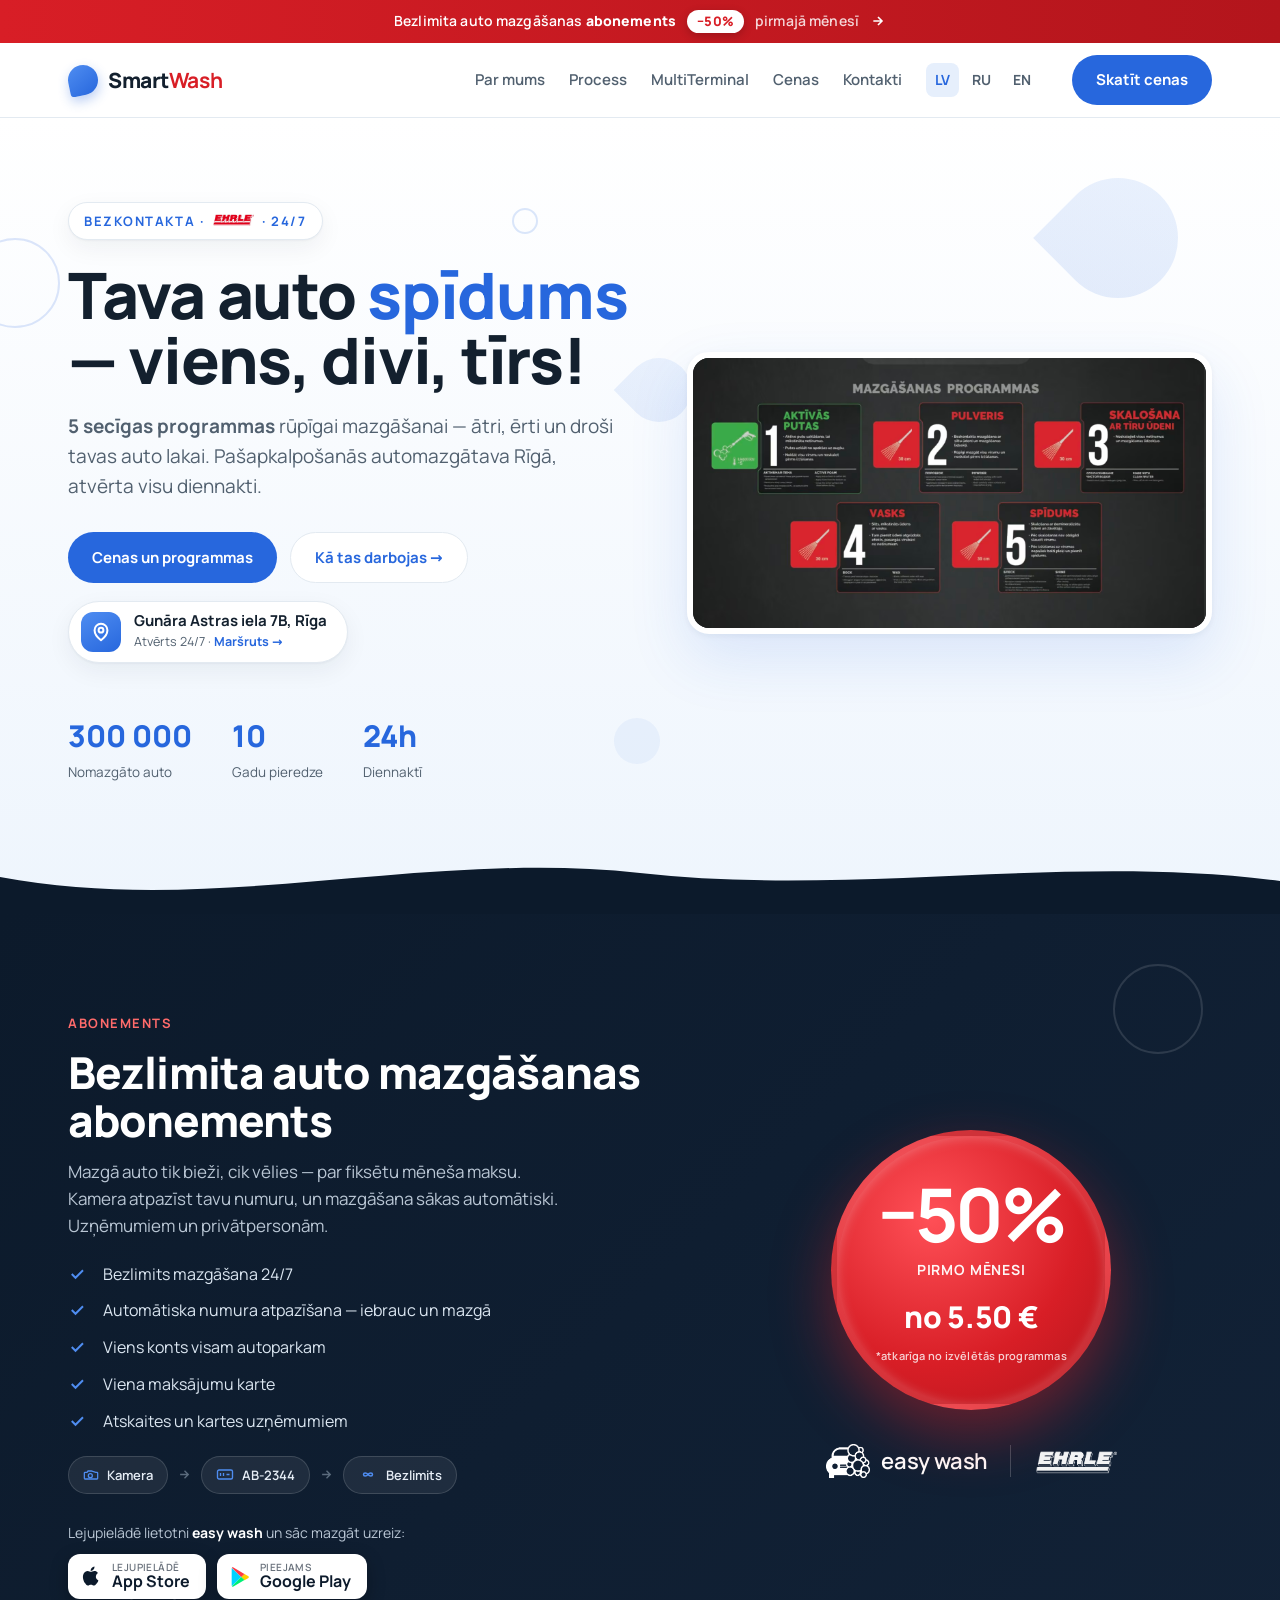
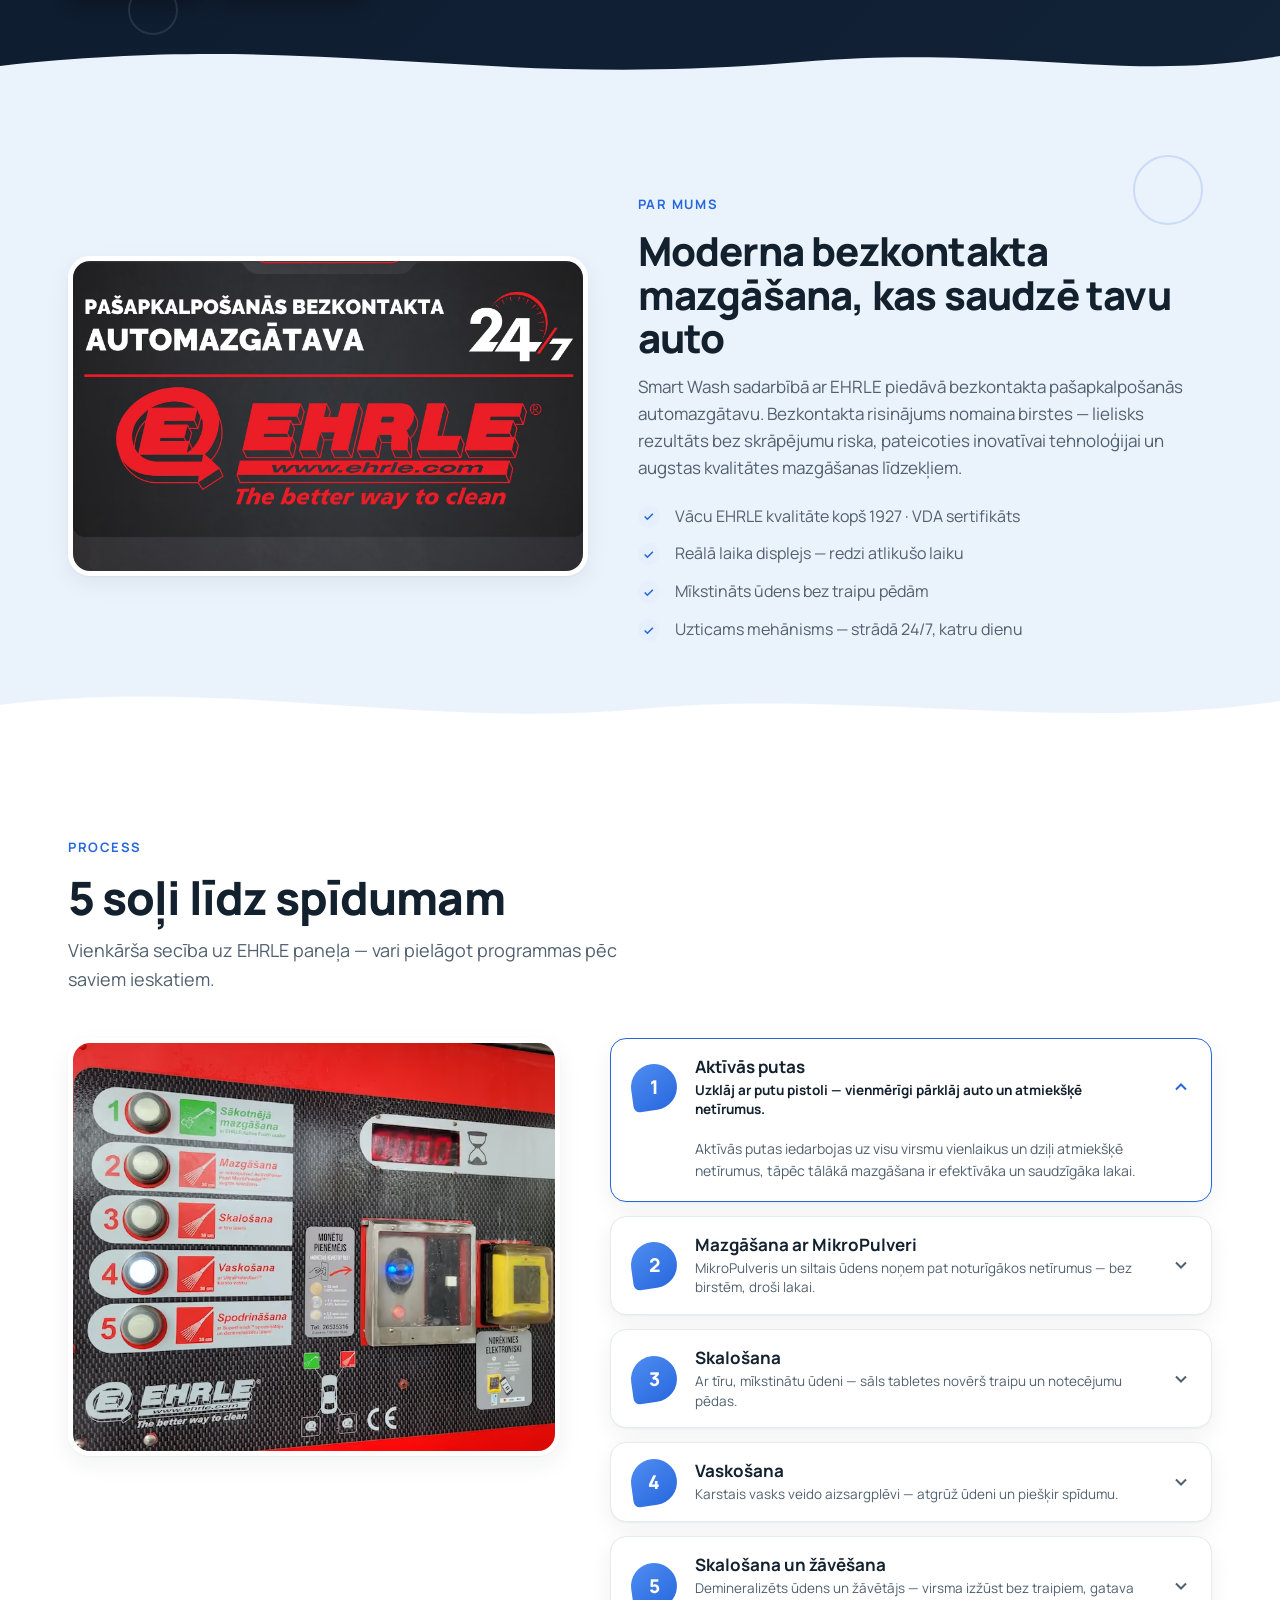
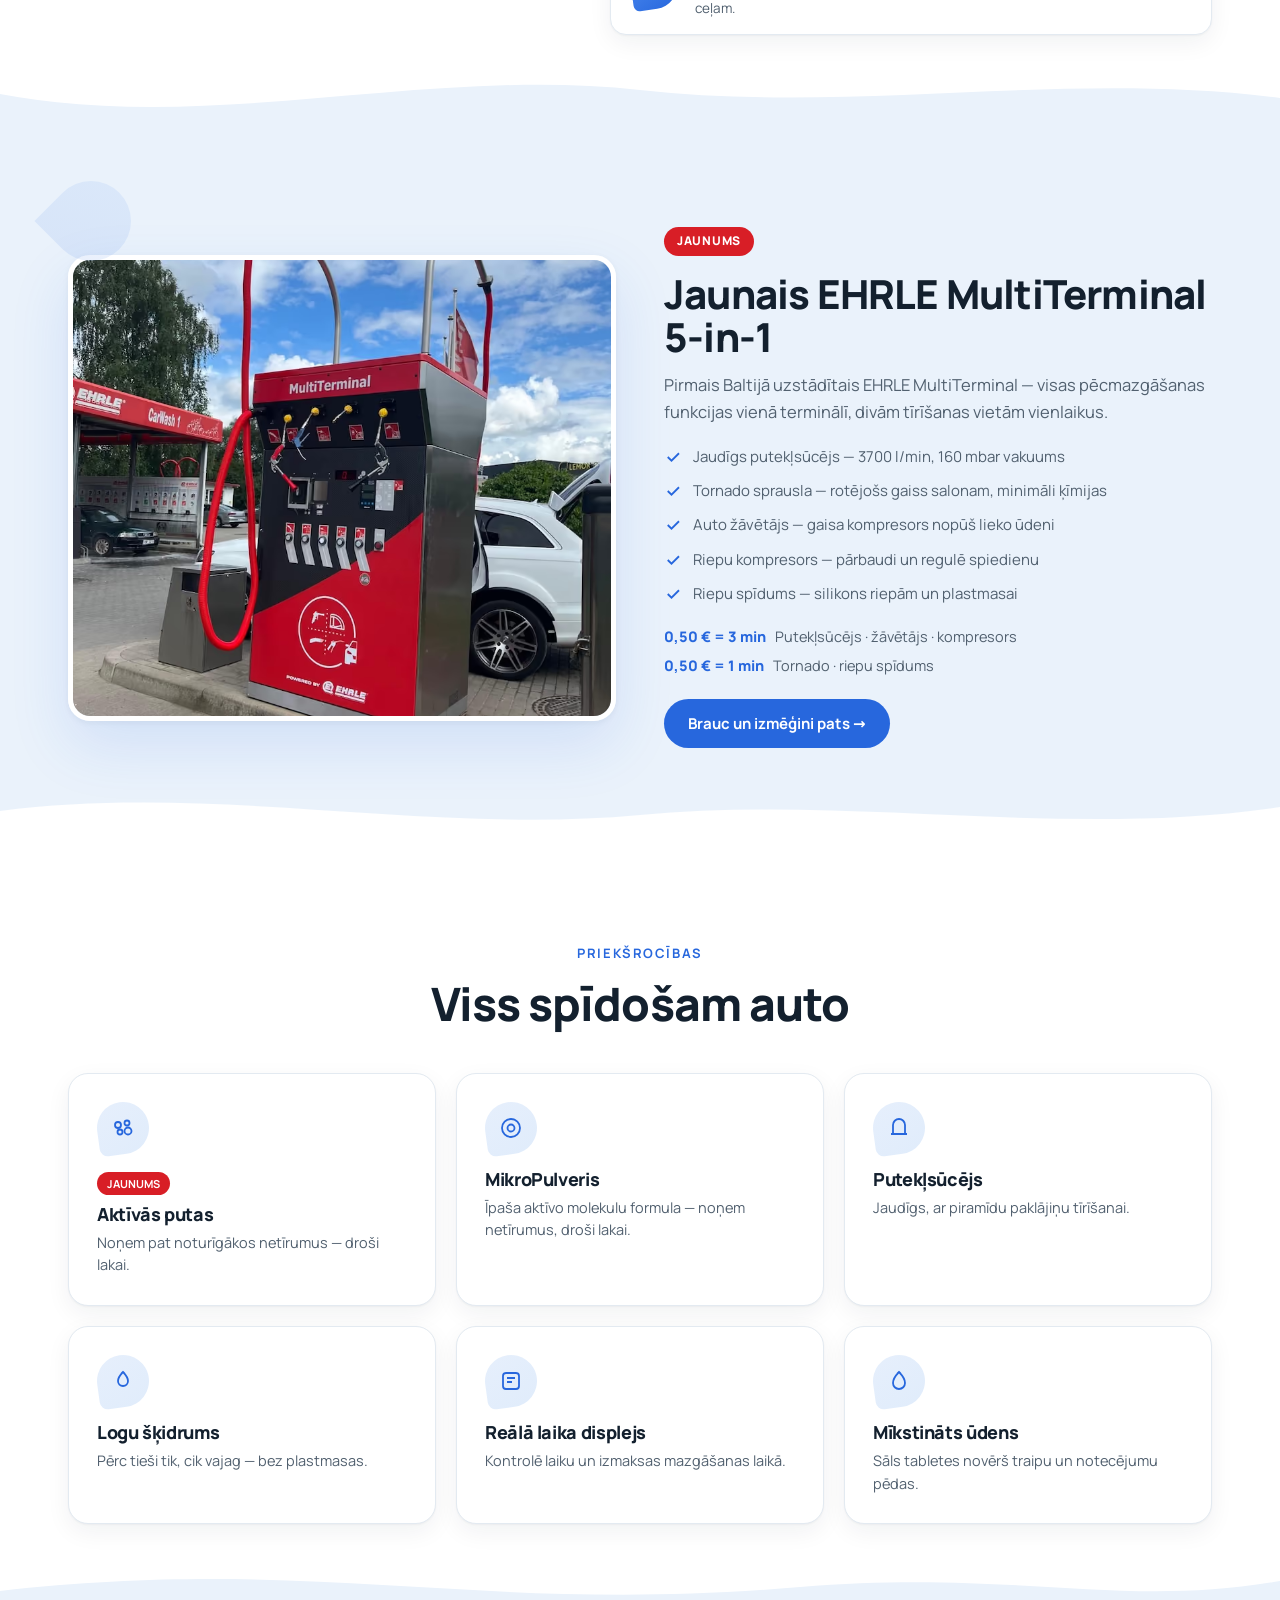
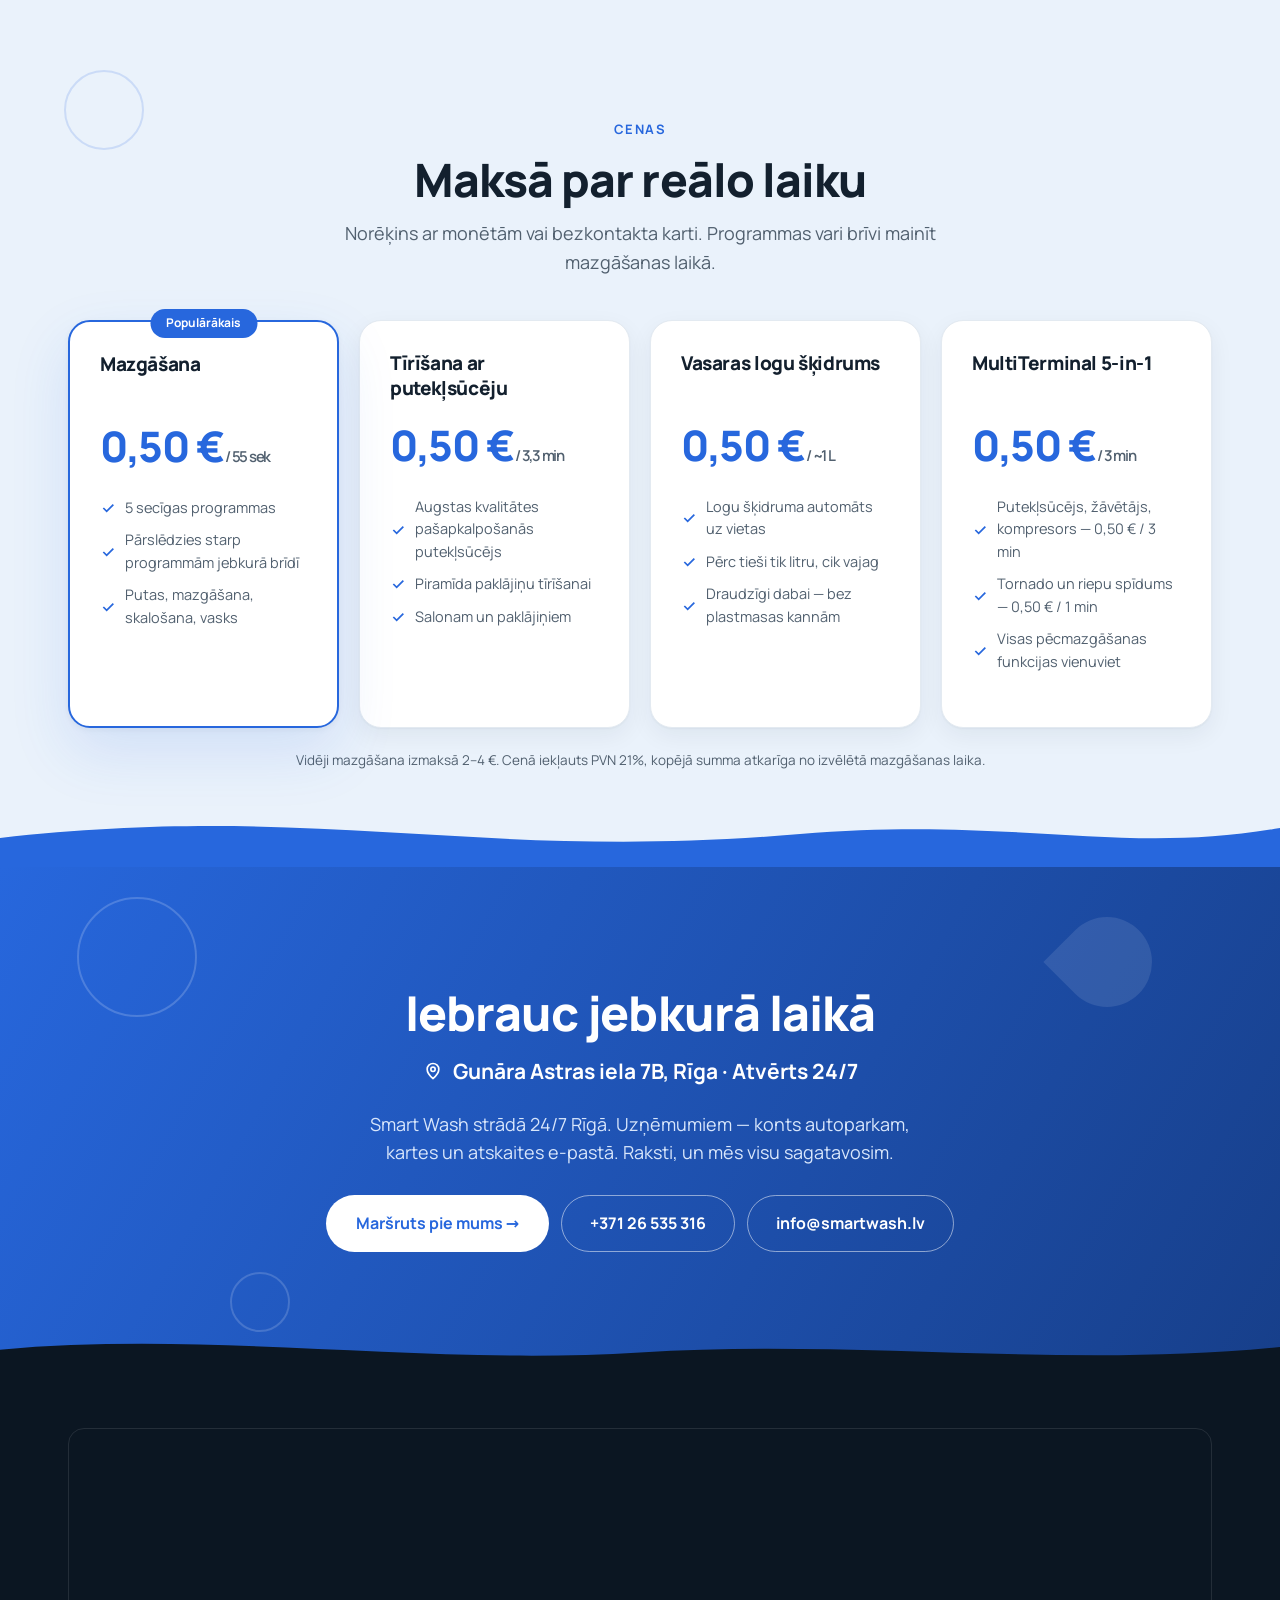
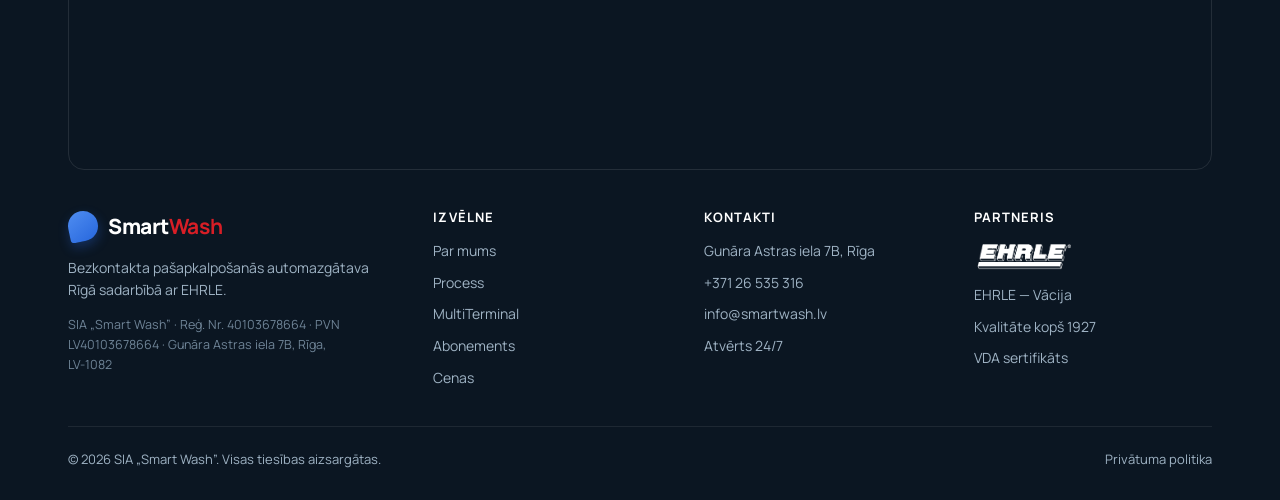
<file: index.html>
<!DOCTYPE html>
<html lang="lv">
<head>
<meta charset="UTF-8">
<meta name="viewport" content="width=device-width, initial-scale=1">
<meta name="theme-color" content="#2767dd">

<title>Smart Wash — bezkontakta pašapkalpošanās automazgātava Rīgā 24/7</title>
<meta name="description" content="Smart Wash — moderna bezkontakta pašapkalpošanās automazgātava Rīgā (Gunāra Astras iela 7B) sadarbībā ar EHRLE. 5 mazgāšanas programmas, atvērts 24/7. Maksā par reālo laiku no 0,50 €.">
<meta name="author" content="SIA Smart Wash">
<meta name="robots" content="index, follow, max-image-preview:large">

<link rel="canonical" href="https://smartwash.lv/">
<link rel="alternate" hreflang="lv" href="https://smartwash.lv/">
<link rel="alternate" hreflang="ru" href="https://smartwash.lv/ru/">
<link rel="alternate" hreflang="en" href="https://smartwash.lv/en/">
<link rel="alternate" hreflang="x-default" href="https://smartwash.lv/">

<!-- Open Graph -->
<meta property="og:type" content="website">
<meta property="og:site_name" content="Smart Wash">
<meta property="og:locale" content="lv_LV">
<meta property="og:locale:alternate" content="ru_RU">
<meta property="og:locale:alternate" content="en_US">
<meta property="og:title" content="Smart Wash — bezkontakta automazgātava Rīgā 24/7">
<meta property="og:description" content="Moderna bezkontakta pašapkalpošanās automazgātava Rīgā sadarbībā ar EHRLE. 5 programmas, atvērts visu diennakti.">
<meta property="og:url" content="https://smartwash.lv/">
<meta property="og:image" content="https://smartwash.lv/og-cover.jpg">
<meta property="og:image:width" content="1200">
<meta property="og:image:height" content="630">
<meta property="og:image:alt" content="Smart Wash automazgātava Rīgā">
<meta name="twitter:card" content="summary_large_image">
<meta name="twitter:title" content="Smart Wash — bezkontakta automazgātava Rīgā 24/7">
<meta name="twitter:description" content="Moderna bezkontakta pašapkalpošanās automazgātava Rīgā sadarbībā ar EHRLE.">
<meta name="twitter:image" content="https://smartwash.lv/og-cover.jpg">

<!-- Icons -->
<link rel="icon" href="favicon.svg" type="image/svg+xml">
<link rel="icon" href="favicon-32.png" sizes="32x32" type="image/png">
<link rel="apple-touch-icon" href="apple-touch-icon.png">
<link rel="manifest" href="site.webmanifest">

<!-- Fonts & LCP preload -->
<link rel="preload" href="assets/fonts/manrope-latin.woff2" as="font" type="font/woff2" crossorigin>
<link rel="preload" href="assets/fonts/manrope-latin-ext.woff2" as="font" type="font/woff2" crossorigin>
<style>
/* ===== Fonts (self-hosted Manrope, variable) ===== */
@font-face{font-family:'Manrope';font-style:normal;font-weight:400 800;font-display:swap;src:url('assets/fonts/manrope-cyrillic.woff2') format('woff2');unicode-range:U+0301,U+0400-045F,U+0490-0491,U+04B0-04B1,U+2116}
@font-face{font-family:'Manrope';font-style:normal;font-weight:400 800;font-display:swap;src:url('assets/fonts/manrope-latin-ext.woff2') format('woff2');unicode-range:U+0100-02BA,U+02BD-02C5,U+02C7-02CC,U+02CE-02D7,U+02DD-02FF,U+0304,U+0308,U+0329,U+1D00-1DBF,U+1E00-1E9F,U+1EF2-1EFF,U+2020,U+20A0-20AB,U+20AD-20C0,U+2113,U+2C60-2C7F,U+A720-A7FF}
@font-face{font-family:'Manrope';font-style:normal;font-weight:400 800;font-display:swap;src:url('assets/fonts/manrope-latin.woff2') format('woff2');unicode-range:U+0000-00FF,U+0131,U+0152-0153,U+02BB-02BC,U+02C6,U+02DA,U+02DC,U+0304,U+0308,U+0329,U+2000-206F,U+20AC,U+2122,U+2191,U+2193,U+2212,U+2215,U+FEFF,U+FFFD}

/* ===== Design tokens ===== */
:root{
  --bw-blue:#2767dd;--bw-blue-dark:#1d51b6;--bw-blue-700:#173f8a;--bw-cyan:#4f8df1;--bw-cyan-soft:#e6effc;
  --bw-red:#d81e26;--bw-red-dark:#b3151c;
  --bw-ink:#13202e;--bw-muted:#51606f;--bw-line:#e3eaf1;--bw-bg:#f5f8fc;--bw-bg-2:#eaf2fb;--bw-card:#fff;
  --bw-font:'Manrope',system-ui,-apple-system,'Segoe UI',Helvetica,Arial,sans-serif;
  --bw-r-sm:10px;--bw-r:16px;--bw-r-lg:24px;
  --bw-shadow:0 1px 2px rgba(14,31,46,.04),0 8px 24px rgba(14,31,46,.06);
  --bw-shadow-lg:0 2px 6px rgba(14,31,46,.05),0 24px 60px rgba(39,103,221,.13);
  --bw-max:1200px;
}
*{box-sizing:border-box}
html{-webkit-text-size-adjust:100%;scroll-behavior:smooth}
body{margin:0;font-family:var(--bw-font);color:var(--bw-ink);background:#fff;line-height:1.55;overflow-x:hidden;-webkit-font-smoothing:antialiased;text-rendering:optimizeLegibility}
img{max-width:100%;display:block}
a{color:inherit;text-decoration:none}
h1,h2,h3,h4,h5{margin:0;line-height:1.08;letter-spacing:-.02em;font-weight:800}
p{margin:0}
:focus-visible{outline:3px solid var(--bw-blue);outline-offset:2px;border-radius:4px}
.bw-wrap{width:100%;max-width:var(--bw-max);margin-inline:auto;padding-inline:28px}
.bw-img{width:100%;height:100%;object-fit:cover;display:block}
.sr-only{position:absolute;width:1px;height:1px;padding:0;margin:-1px;overflow:hidden;clip:rect(0,0,0,0);white-space:nowrap;border:0}
.skip{position:absolute;left:-999px;top:0;z-index:200;background:var(--bw-blue);color:#fff;padding:12px 18px;border-radius:0 0 10px 0;font-weight:700}
.skip:focus{left:0}

/* ===== Nav ===== */
.v3-nav{position:sticky;top:0;z-index:60;background:rgba(255,255,255,.88);backdrop-filter:blur(12px);border-bottom:1px solid var(--bw-line)}
.v3-nav .row{display:flex;align-items:center;gap:24px;height:74px}
.logo{display:flex;align-items:center;gap:10px;font-weight:800;font-size:21px;letter-spacing:-.02em}
.logo .drop{width:30px;height:30px;border-radius:50% 50% 50% 4px;background:linear-gradient(150deg,var(--bw-cyan),var(--bw-blue));transform:rotate(-12deg);box-shadow:0 5px 12px rgba(39,103,221,.32);flex:none}
.logo b{color:var(--bw-red)}
.v3-nav .row nav{display:flex;gap:24px;margin-left:auto;font-size:15px;font-weight:600;color:var(--bw-muted)}
.v3-nav .row nav a:hover{color:var(--bw-blue)}
.langs{display:flex;gap:4px;align-items:center;font-size:14px;font-weight:700}
.langs a{padding:6px 9px;border-radius:8px;color:var(--bw-muted)}
.langs a[aria-current="true"]{background:var(--bw-cyan-soft);color:var(--bw-blue)}
.langs a:hover{color:var(--bw-blue)}
.btn{display:inline-flex;align-items:center;gap:9px;font-weight:700;border-radius:999px;cursor:pointer;border:0;transition:transform .2s,background .2s,box-shadow .2s;font-family:inherit}
.btn-primary{background:var(--bw-blue);color:#fff;padding:13px 24px;font-size:15px}
.btn-primary:hover{background:var(--bw-blue-dark);transform:translateY(-2px);box-shadow:0 12px 26px rgba(39,103,221,.32)}
.btn-ghost{background:#fff;color:var(--bw-blue);border:1.5px solid var(--bw-line);padding:13px 24px;font-size:15px}
.btn-ghost:hover{border-color:var(--bw-blue)}
.btn-white{background:#fff;color:var(--bw-blue);padding:15px 30px;font-size:16px}
.btn-white:hover{transform:translateY(-2px);box-shadow:0 14px 34px rgba(0,0,0,.2)}
.nav-cta{margin-left:8px}
@media (max-width:760px){.v3-nav .row nav{display:none}.nav-cta{display:none}.langs{margin-left:auto}}
.burger{display:none;flex-direction:column;gap:5px;width:42px;height:42px;align-items:center;justify-content:center;background:none;border:0;cursor:pointer;padding:0;margin-left:6px}
.burger span{display:block;width:24px;height:2.5px;background:var(--bw-ink);border-radius:2px;transition:transform .3s,opacity .25s}
.v3-nav[data-open] .burger span:nth-child(1){transform:translateY(7.5px) rotate(45deg)}
.v3-nav[data-open] .burger span:nth-child(2){opacity:0}
.v3-nav[data-open] .burger span:nth-child(3){transform:translateY(-7.5px) rotate(-45deg)}
.mobnav{display:flex;flex-direction:column;overflow:hidden;max-height:0;background:var(--bw-card);border-top:1px solid var(--bw-line);box-shadow:0 18px 30px rgba(0,0,0,.08);transition:max-height .32s ease}
.v3-nav[data-open] .mobnav{max-height:88vh}
.mobnav a{padding:14px 22px;font-size:16px;font-weight:600;color:var(--bw-ink);border-bottom:1px solid var(--bw-line)}
.mobnav a:hover{background:rgba(39,103,221,.05)}
.mobnav .btn{margin:14px 22px;justify-content:center;text-align:center}
@media (min-width:761px){.mobnav{display:none}.burger{display:none!important}}
@media (max-width:760px){.burger{display:flex}}
.totop{position:fixed;right:18px;bottom:18px;width:46px;height:46px;border-radius:50%;background:var(--bw-blue);color:#fff;border:0;display:grid;place-items:center;cursor:pointer;box-shadow:0 8px 22px rgba(39,103,221,.42);opacity:0;visibility:hidden;transform:translateY(12px);transition:opacity .25s,transform .25s,visibility .25s;z-index:70}
.totop.show{opacity:1;visibility:visible;transform:translateY(0)}
.totop:hover{background:var(--bw-blue-700)}

/* ===== Decorative water bits ===== */
.dewdrop{position:absolute;border-radius:50% 50% 50% 0;transform:rotate(45deg);background:linear-gradient(155deg,var(--bw-cyan),var(--bw-blue));opacity:.12;pointer-events:none}
.bubble{position:absolute;border-radius:50%;border:2px solid rgba(39,103,221,.16);pointer-events:none}
.bubble.fill{background:rgba(39,103,221,.06);border:0}
@keyframes floaty{0%,100%{transform:translateY(0) rotate(45deg)}50%{transform:translateY(-14px) rotate(45deg)}}
.reveal{animation:bwRise .7s cubic-bezier(.2,.7,.2,1) both}
@keyframes bwRise{from{opacity:0;transform:translateY(24px)}to{opacity:1;transform:none}}
@media (prefers-reduced-motion:reduce){.reveal,.dewdrop,.bubble{animation:none!important}html{scroll-behavior:auto}}

.wave{position:absolute;left:0;right:0;bottom:-1px;width:100%;height:70px;display:block}
@media (max-width:600px){.wave{height:44px}}

.sec{position:relative;padding:96px 0}
.sec.light{background:var(--bw-bg-2)}
.sec-head{max-width:60ch;margin-bottom:44px}
.sec-head.center{text-align:center;margin-inline:auto}
.eyebrow{display:inline-flex;align-items:center;gap:8px;font-size:13px;font-weight:700;letter-spacing:.12em;text-transform:uppercase;color:var(--bw-blue)}
.sec-head h2{font-size:clamp(30px,4vw,46px);margin:14px 0;letter-spacing:-.02em}
.sec-head p{font-size:18px;color:var(--bw-muted);line-height:1.6}

/* ===== Hero ===== */
.v3-hero{position:relative;padding:84px 0 130px;background:linear-gradient(180deg,#fff 0%,#eef5fd 100%);overflow:hidden}
.v3-hero .grid{position:relative;z-index:2;display:grid;grid-template-columns:1.04fr .96fr;gap:50px;align-items:center}
@media (max-width:920px){.v3-hero .grid{grid-template-columns:1fr}}
.v3-hero .eyebrow{background:#fff;border:1px solid var(--bw-line);padding:8px 15px;border-radius:999px;box-shadow:var(--bw-shadow)}
.eb-ehrle{height:13px;width:auto;display:inline-block;vertical-align:middle;position:relative;top:-1px}
.v3-hero h1{font-size:clamp(38px,5.4vw,64px);margin:22px 0 18px;line-height:1.02}
.v3-hero h1 em{font-style:normal;color:var(--bw-blue)}
.v3-hero p.lead{font-size:19px;color:var(--bw-muted);max-width:46ch;line-height:1.6}
.hero-cta{display:flex;gap:13px;margin-top:30px;flex-wrap:wrap}
.hero-loc{display:inline-flex;align-items:center;gap:13px;margin-top:18px;padding:10px 20px 10px 12px;background:#fff;border:1px solid var(--bw-line);border-radius:999px;box-shadow:var(--bw-shadow);text-decoration:none;color:var(--bw-ink);transition:box-shadow .2s ease,transform .2s ease}
.hero-loc:hover{box-shadow:var(--bw-shadow-lg);transform:translateY(-2px)}
.hero-loc .pin{width:40px;height:40px;border-radius:12px;background:linear-gradient(150deg,var(--bw-cyan),var(--bw-blue));display:grid;place-items:center;color:#fff;flex:none}
.hero-loc b{display:block;font-size:15px;font-weight:700;line-height:1.25}
.hero-loc small{display:block;font-size:12.5px;color:var(--bw-muted);margin-top:1px}
.hero-loc .go{color:var(--bw-blue);font-weight:700;white-space:nowrap}
.hero-photo{position:relative}
.hero-photo .frame{aspect-ratio:4/3.6;border-radius:26px;overflow:hidden;box-shadow:var(--bw-shadow-lg);border:6px solid #fff}
.hero-badge{position:absolute;left:-22px;bottom:30px;background:#fff;border-radius:16px;padding:14px 18px;box-shadow:var(--bw-shadow-lg);display:flex;align-items:center;gap:12px}
.hero-badge .b-drop{width:38px;height:38px;border-radius:50% 50% 50% 4px;background:linear-gradient(150deg,var(--bw-cyan),var(--bw-blue));transform:rotate(-12deg);flex:none}
.hero-badge b{font-size:15px}.hero-badge small{display:block;font-size:12.5px;color:var(--bw-muted)}
.hero-badge.top{left:auto;right:-18px;top:26px;bottom:auto}
.hero-badge .b-num{width:38px;height:38px;border-radius:12px;background:linear-gradient(150deg,var(--bw-cyan),var(--bw-blue));color:#fff;font-weight:800;font-size:19px;display:grid;place-items:center;flex:none}
@media (max-width:380px){.hero-badge{left:0}.hero-badge.top{right:0}}
.hero-strip{position:relative;z-index:2;display:flex;gap:40px;margin-top:50px;flex-wrap:wrap}
.hero-strip .st b{display:block;font-size:30px;font-weight:800;color:var(--bw-blue)}
.hero-strip .st span{font-size:13.5px;color:var(--bw-muted)}
@media (max-width:600px){.hero-strip{justify-content:center;gap:14px}.promo-apps-label{text-align:center}.hero-cta{flex-wrap:nowrap}.hero-cta .btn{flex:1;justify-content:center;text-align:center;font-size:14px;padding:13px 10px}.store-row{justify-content:center;flex-wrap:nowrap}.store-btn{flex:1;justify-content:center}.promo-flow{justify-content:center}.mt-cta{display:flex;width:max-content;max-width:100%;margin-left:auto;margin-right:auto}.hero-loc{display:flex;width:max-content;max-width:100%;margin-left:auto;margin-right:auto}}

/* ===== About ===== */
.about{display:grid;grid-template-columns:.95fr 1.05fr;gap:50px;align-items:center}
@media (max-width:920px){.about{grid-template-columns:1fr}}
.about .photo{aspect-ratio:5/4;border-radius:22px;overflow:hidden;box-shadow:var(--bw-shadow);border:5px solid #fff}
.about ul{list-style:none;padding:0;margin:22px 0 0;display:grid;gap:13px}
.about ul li{display:grid;grid-template-columns:26px 1fr;gap:11px;font-size:16px;color:var(--bw-muted)}
.about ul li .tick{width:22px;height:22px;border-radius:50%;background:var(--bw-cyan-soft);color:var(--bw-blue);display:grid;place-items:center;margin-top:2px}

/* ===== Process ===== */
.pwrap{display:grid;grid-template-columns:.9fr 1.1fr;gap:50px;align-items:start}
@media (max-width:920px){.pwrap{grid-template-columns:1fr}}
.pwrap .photo{aspect-ratio:4/3.4;border-radius:22px;overflow:hidden;box-shadow:var(--bw-shadow);border:5px solid #fff}
.steps{display:grid;gap:14px;list-style:none;padding:0;margin:0}
.pstep{background:#fff;border:1px solid var(--bw-line);border-radius:16px;box-shadow:var(--bw-shadow);overflow:hidden;transition:border-color .2s}
.pstep[data-open]{border-color:var(--bw-blue)}
.pstep-head{display:grid;grid-template-columns:46px 1fr 20px;gap:18px;align-items:center;width:100%;background:none;border:0;text-align:left;padding:16px 20px;cursor:pointer;color:inherit;font-family:inherit}
.pstep-head:hover{background:rgba(39,103,221,.04)}
.pstep .dnum{width:46px;height:46px;border-radius:50% 50% 50% 6px;background:linear-gradient(150deg,var(--bw-cyan),var(--bw-blue));color:#fff;font-weight:800;font-size:19px;display:grid;place-items:center;transform:rotate(-8deg)}
.pstep .dnum span{transform:rotate(8deg);display:block}
.pstep-title{display:block;font-size:17px;font-weight:700}
.pstep-lead{display:block;font-size:13.5px;color:var(--bw-muted);margin-top:3px;line-height:1.45;font-weight:400;transition:color .25s,font-weight .25s}
.pstep[data-open] .pstep-lead{font-weight:700;color:var(--bw-ink)}
.pstep-chev{color:var(--bw-muted);transition:transform .3s,color .3s;justify-self:end}
.pstep[data-open] .pstep-chev{transform:rotate(180deg);color:var(--bw-blue)}
.pstep-body{display:grid;grid-template-rows:0fr;transition:grid-template-rows .32s ease}
.pstep[data-open] .pstep-body{grid-template-rows:1fr}
.pstep-body-in{overflow:hidden}
.pstep-body-in p{margin:0;padding:2px 20px 18px 84px;font-size:14px;color:var(--bw-muted);line-height:1.6}

/* ===== Hero programs poster ===== */
.hero-poster{border-radius:22px;overflow:hidden;box-shadow:var(--bw-shadow-lg);border:6px solid #fff;background:#16181d}
.hero-poster img{display:block;width:100%;height:auto}

/* ===== MultiTerminal ===== */
.mt{display:grid;grid-template-columns:1fr 1fr;gap:48px;align-items:center}
@media (max-width:920px){.mt{grid-template-columns:1fr}}
.mt .photo{aspect-ratio:4/3.4;border-radius:22px;overflow:hidden;box-shadow:var(--bw-shadow-lg);border:5px solid #fff}
.tag-new{display:inline-block;font-size:12px;font-weight:800;letter-spacing:.06em;color:#fff;background:var(--bw-red);padding:5px 13px;border-radius:999px}
.mt h2{font-size:clamp(28px,3.6vw,40px);margin:16px 0 14px}
.mt p{font-size:16.5px;color:var(--bw-muted);line-height:1.6}
.mt ul{list-style:none;padding:0;margin:20px 0 0;display:grid;gap:11px}
.mt-tariff{margin-top:22px;display:grid;gap:9px}
.mt-tariff span{display:flex;gap:9px;align-items:baseline;font-size:14.5px;color:var(--bw-muted);line-height:1.4}
.mt-tariff b{color:var(--bw-blue);white-space:nowrap;font-weight:800;flex:none}
.mt ul li{display:flex;gap:11px;align-items:flex-start;font-size:15px;color:var(--bw-muted)}
.mt ul li svg{color:var(--bw-blue);margin-top:3px;flex:none}

/* ===== Features ===== */
.fgrid{display:grid;grid-template-columns:repeat(3,1fr);gap:20px}
@media (max-width:900px){.fgrid{grid-template-columns:1fr 1fr}}
@media (max-width:560px){.fgrid{grid-template-columns:1fr}}
.feat{background:#fff;border:1px solid var(--bw-line);border-radius:20px;padding:28px;box-shadow:var(--bw-shadow);transition:transform .2s,box-shadow .2s}
.feat:hover{transform:translateY(-4px);box-shadow:var(--bw-shadow-lg)}
.feat .dic{width:52px;height:52px;border-radius:50% 50% 50% 8px;background:linear-gradient(150deg,var(--bw-cyan-soft),#e0ecfb);color:var(--bw-blue);display:grid;place-items:center;margin-bottom:16px;transform:rotate(-8deg)}
.feat .dic svg{transform:rotate(8deg)}
.feat .tag{display:inline-block;font-size:11px;font-weight:700;color:#fff;background:var(--bw-red);padding:3px 10px;border-radius:999px;margin-bottom:10px}
.feat h3{font-size:18px;margin-bottom:8px}
.feat p{font-size:14.5px;color:var(--bw-muted);line-height:1.55}

/* ===== Pricing ===== */
.price-grid{display:grid;grid-template-columns:repeat(auto-fit,minmax(220px,1fr));gap:20px;align-items:stretch}
@media (max-width:820px){.price-grid{grid-template-columns:1fr}}
.price{border:1px solid var(--bw-line);border-radius:22px;padding:30px;background:#fff;box-shadow:var(--bw-shadow)}
.price.hot{border:2px solid var(--bw-blue);position:relative;box-shadow:var(--bw-shadow-lg)}
.price.hot::before{content:attr(data-badge);position:absolute;top:-13px;left:50%;transform:translateX(-50%);background:var(--bw-blue);color:#fff;font-size:12px;font-weight:700;padding:5px 16px;border-radius:999px;white-space:nowrap}
.price h3{font-size:19px;line-height:1.3;min-height:2.6em}
.price .amt{font-size:42px;font-weight:800;letter-spacing:-.03em;margin:12px 0 2px;color:var(--bw-blue)}
.price .amt small{font-size:15px;font-weight:600;color:var(--bw-muted)}
.price ul{list-style:none;padding:0;margin:18px 0 24px;display:grid;gap:10px;font-size:14.5px;color:var(--bw-muted)}
.price li{display:flex;gap:9px;align-items:center}
.price li svg{flex:none;color:var(--bw-blue)}
.price .btn{width:100%;justify-content:center}
.price-note{text-align:center;color:var(--bw-muted);font-size:13.5px;margin-top:22px}

/* ===== CTA ===== */
.cta-band{position:relative;background:linear-gradient(120deg,var(--bw-blue),var(--bw-blue-700));color:#fff;padding:120px 0;overflow:hidden}
.cta-band .inner{position:relative;z-index:2;text-align:center}
.cta-band h2{font-size:clamp(30px,4.2vw,48px);margin-bottom:16px}
.cta-band p{font-size:18px;color:#d8e6fb;max-width:50ch;margin:0 auto 28px}

/* ===== Footer ===== */
footer{background:#0b1622;color:#9fb3c4;padding:56px 0 30px}
.foot-grid{display:grid;grid-template-columns:1.4fr 1fr 1fr 1fr;gap:32px}
@media (max-width:760px){.foot-grid{grid-template-columns:1fr 1fr;gap:28px}.foot-grid>:nth-child(even){text-align:right}.foot-grid>:nth-child(even) .foot-ehrle{margin-left:auto}}
footer .logo{color:#fff;margin-bottom:14px}
footer p{font-size:14px;line-height:1.6;max-width:34ch}
footer h2.fh{color:#fff;font-size:13px;letter-spacing:.08em;text-transform:uppercase;margin:0 0 16px;font-weight:700}
.foot-ehrle{height:30px;width:auto;display:block;margin:0 0 14px}
footer ul{list-style:none;padding:0;margin:0;display:grid;gap:10px;font-size:14px}
footer a:hover{color:#fff;text-decoration:underline}
.foot-bottom{border-top:1px solid rgba(255,255,255,.08);margin-top:38px;padding-top:22px;font-size:13px;display:flex;justify-content:space-between;flex-wrap:wrap;gap:10px}
.foot-bottom a:hover{color:#fff}
.cta-addr{display:inline-flex;align-items:center;gap:10px;font-size:21px;font-weight:700;color:#fff;margin:0 0 24px;flex-wrap:wrap;justify-content:center}
.cta-addr svg{flex:none}
.cta-actions{display:flex;gap:12px;justify-content:center;flex-wrap:wrap}
.btn-outline-white{background:transparent;color:#fff;border:1.5px solid rgba(255,255,255,.5);padding:15px 28px;font-size:16px}
.btn-outline-white:hover{background:rgba(255,255,255,.12);border-color:#fff}
.map-sec{border-radius:16px;overflow:hidden;margin-bottom:40px;border:1px solid rgba(255,255,255,.1);line-height:0}
.map-sec iframe{display:block;width:100%;height:340px;border:0}
.foot-reqs{color:#6f8497;font-size:12.5px;line-height:1.6;margin-top:14px;max-width:34ch}

/* ===== Announcement bar ===== */
.promobar{display:flex;align-items:center;justify-content:center;gap:11px;text-align:center;background:linear-gradient(90deg,var(--bw-red),var(--bw-red-dark));color:#fff;font-weight:600;font-size:14px;padding:10px 16px;line-height:1.3;letter-spacing:.01em;transition:background .2s}
.promobar strong{color:#fff;font-weight:800}
.promobar .pb-badge{display:inline-flex;align-items:center;background:#fff;color:var(--bw-red);font-weight:800;font-size:13px;letter-spacing:.02em;padding:3px 10px;border-radius:999px;box-shadow:0 3px 10px rgba(0,0,0,.2)}
.promobar .pb-sub{color:rgba(255,255,255,.82);font-weight:600}
.promobar:hover{background:var(--bw-red-dark)}
.promobar .arrow{transition:transform .2s}
.promobar:hover .arrow{transform:translateX(3px)}
.promobar svg{flex:none}
@media (max-width:480px){.promobar{font-size:12.5px;gap:8px;padding:9px 12px}.promobar .pb-sub{display:none}}
/* ===== Subscription promo ===== */
.promo{background:linear-gradient(135deg,#0c1a2b,#122237);color:#fff;overflow:hidden}
.promo .eyebrow{color:#ff6b6b}
.promo h2{font-size:clamp(28px,3.8vw,44px);margin:14px 0;max-width:20ch}
.promo .lead{color:#b9c6d4;font-size:17px;line-height:1.6;max-width:50ch}
.promo-grid{display:grid;grid-template-columns:1.12fr .88fr;gap:50px;align-items:center}
@media (max-width:920px){.promo-grid{grid-template-columns:1fr;gap:40px}}
.promo-list{list-style:none;padding:0;margin:22px 0;display:grid;gap:12px}
.promo-list li{display:grid;grid-template-columns:24px 1fr;gap:11px;color:#dbe6f1;font-size:16px}
.promo-list li svg{color:#4f8df1;margin-top:3px;flex:none}
.promo-flow{display:flex;align-items:center;gap:9px;margin:0 0 28px;flex-wrap:wrap}
.promo-flow .chip{display:inline-flex;align-items:center;gap:8px;background:rgba(255,255,255,.07);border:1px solid rgba(255,255,255,.14);border-radius:999px;padding:8px 14px;font-size:13px;font-weight:600;color:#e7eef6}
.promo-flow .chip svg{color:#4f8df1;flex:none}
.promo-flow .sep{color:#5b6b7d;flex:none}
.promo-visual{position:relative;display:grid;place-items:center;min-height:260px}
.promo-inf{position:absolute;width:118%;max-width:520px;color:rgba(79,141,241,.16);pointer-events:none}
.promo-off{position:relative;width:min(280px,72vw);aspect-ratio:1;border-radius:50%;background:radial-gradient(circle at 35% 30%,#ff5057,var(--bw-red) 58%,var(--bw-red-dark));display:grid;place-content:center;text-align:center;color:#fff;box-shadow:0 24px 60px rgba(216,30,38,.45),inset 0 2px 12px rgba(255,255,255,.25);border:6px solid rgba(255,255,255,.1)}
.promo-off b{font-size:clamp(46px,9vw,74px);line-height:1;letter-spacing:-.04em;display:block}
.promo-off span{font-size:14px;font-weight:700;letter-spacing:.06em;text-transform:uppercase;margin-top:8px;display:block;opacity:.95}
.promo-off .promo-price{display:block;margin-top:14px;font-style:normal;font-size:clamp(22px,4.4vw,30px);font-weight:800;letter-spacing:-.01em}
.promo-off .promo-note{display:block;margin-top:6px;font-size:11px;font-weight:600;letter-spacing:.02em;opacity:.8;padding:0 14px}
.promo-brands{display:flex;align-items:center;justify-content:center;gap:22px;margin-top:34px;flex-wrap:wrap}
.promo-brands .pb-ew{display:inline-flex;align-items:center;gap:11px}
.promo-brands .pb-ew-icon{height:34px;width:auto;flex:none}
.promo-brands .pb-ew span{color:#fff;font-size:22px;font-weight:600;letter-spacing:-.01em;line-height:1}
.promo-brands .pb-div{width:1px;height:32px;background:rgba(255,255,255,.2);flex:none}
.promo-brands .pb-ehrle{height:26px;width:auto;opacity:.95}
.promo-apps{margin-top:24px}
.promo-apps-label{display:block;font-size:14px;color:#b9c6d4;margin-bottom:11px}
.promo-apps-label strong{color:#fff;font-weight:700}
.store-row{display:flex;gap:11px;flex-wrap:wrap}
.store-btn{display:inline-flex;align-items:center;gap:10px;background:#fff;color:#0c1a2b;border-radius:12px;padding:8px 16px 8px 13px;box-shadow:0 6px 18px rgba(0,0,0,.28);transition:transform .15s,box-shadow .15s}
.store-btn:hover{transform:translateY(-2px);box-shadow:0 11px 26px rgba(0,0,0,.4)}
.store-btn svg{flex:none}
.store-btn span{display:flex;flex-direction:column;line-height:1.08;font-size:16px;font-weight:700}
.store-btn small{font-size:10px;font-weight:600;letter-spacing:.04em;text-transform:uppercase;opacity:.62}
.btn-red{background:var(--bw-red);color:#fff;padding:14px 26px;font-size:15px}
.btn-red:hover{background:var(--bw-red-dark);transform:translateY(-2px);box-shadow:0 12px 26px rgba(216,30,38,.4)}
</style>

<script type="application/ld+json">
{
  "@context": "https://schema.org",
  "@type": "AutoWash",
  "@id": "https://smartwash.lv/#business",
  "name": "Smart Wash",
  "legalName": "SIA \"SMART WASH\"",
  "url": "https://smartwash.lv/",
  "image": "https://smartwash.lv/og-cover.jpg",
  "logo": "https://smartwash.lv/icon-512.png",
  "description": "Bezkontakta pašapkalpošanās automazgātava Rīgā sadarbībā ar EHRLE. 5 mazgāšanas programmas, atvērts 24/7.",
  "telephone": "+37126535316",
  "email": "info@smartwash.lv",
  "vatID": "LV40103678664",
  "taxID": "40103678664",
  "currenciesAccepted": "EUR",
  "paymentAccepted": "Cash, Contactless card, Coins",
  "priceRange": "€",
  "address": {
    "@type": "PostalAddress",
    "streetAddress": "Gunāra Astras iela 7B",
    "addressLocality": "Rīga",
    "postalCode": "LV-1082",
    "addressCountry": "LV"
  },
  "geo": { "@type": "GeoCoordinates", "latitude": 56.954624, "longitude": 24.1878648 },
  "hasMap": "https://www.google.com/maps/search/?api=1&query=Gun%C4%81ra+Astras+iela+7B+R%C4%ABga",
  "openingHoursSpecification": {
    "@type": "OpeningHoursSpecification",
    "dayOfWeek": ["Monday","Tuesday","Wednesday","Thursday","Friday","Saturday","Sunday"],
    "opens": "00:00", "closes": "23:59"
  },
  "areaServed": { "@type": "City", "name": "Rīga" }
}
</script>
</head>
<body>
<a class="skip" href="#main">Pāriet uz saturu</a>

<a class="promobar" href="#abonements"><span>Bezlimita auto mazgāšanas <strong>abonements</strong></span><span class="pb-badge">−50%</span><span class="pb-sub">pirmajā mēnesī</span><svg class="arrow" width="16" height="16" viewBox="0 0 24 24" fill="none" stroke="currentColor" stroke-width="2.4" aria-hidden="true"><path d="M5 12h13M12 6l6 6-6 6"/></svg></a>

<header class="v3-nav">
  <div class="bw-wrap row">
    <a class="logo" href="./" aria-label="Smart Wash — sākums"><span class="drop" aria-hidden="true"></span><span class="wm">Smart<b>Wash</b></span></a>
    <nav aria-label="Galvenā navigācija">
      <a href="#about">Par mums</a>
      <a href="#process">Process</a>
      <a href="#mt">MultiTerminal</a>
      <a href="#pricing">Cenas</a>
      <a href="#contact">Kontakti</a>
    </nav>
    <div class="langs" role="navigation" aria-label="Valodas izvēle">
      <a href="./" aria-current="true" hreflang="lv">LV</a>
      <a href="ru/" hreflang="ru">RU</a>
      <a href="en/" hreflang="en">EN</a>
    </div>
    <a class="btn btn-primary nav-cta" href="#pricing">Skatīt cenas</a>
    <button class="burger" type="button" aria-label="Atvērt izvēlni" aria-expanded="false" aria-controls="mobnav"><span></span><span></span><span></span></button>
  </div>
  <nav class="mobnav" id="mobnav" aria-label="Mobilā navigācija">
    <a href="#about">Par mums</a>
    <a href="#process">Process</a>
    <a href="#mt">MultiTerminal</a>
    <a href="#abonements">Abonements</a>
    <a href="#pricing">Cenas</a>
    <a href="#contact">Kontakti</a>
    <a class="btn btn-primary" href="#pricing">Skatīt cenas</a>
  </nav>
</header>

<main id="main">

<!-- HERO -->
<section class="v3-hero" aria-labelledby="hero-h">
  <span class="dewdrop" style="width:120px;height:120px;top:60px;right:8%;animation:floaty 7s ease-in-out infinite" aria-hidden="true"></span>
  <span class="dewdrop" style="width:64px;height:64px;top:240px;right:46%;opacity:.1;animation:floaty 9s ease-in-out infinite" aria-hidden="true"></span>
  <span class="bubble" style="width:90px;height:90px;top:120px;left:-30px" aria-hidden="true"></span>
  <span class="bubble fill" style="width:46px;height:46px;bottom:150px;left:48%" aria-hidden="true"></span>
  <span class="bubble" style="width:26px;height:26px;top:90px;left:40%" aria-hidden="true"></span>
  <div class="bw-wrap grid">
    <div>
      <span class="eyebrow">Bezkontakta · <img class="eb-ehrle" src="assets/img/ehrle.png" width="42" height="13" alt="EHRLE" decoding="async"> · 24/7</span>
      <h1 id="hero-h">Tava auto <em>spīdums</em> — viens, divi, tīrs!</h1>
      <p class="lead"><strong>5 secīgas programmas</strong> rūpīgai mazgāšanai — ātri, ērti un droši tavas auto lakai. Pašapkalpošanās automazgātava Rīgā, atvērta visu diennakti.</p>
      <div class="hero-cta">
        <a class="btn btn-primary" href="#pricing">Cenas un programmas</a>
        <a class="btn btn-ghost" href="#process">Kā tas darbojas →</a>
      </div>
      <a class="hero-loc" href="https://www.google.com/maps/dir/?api=1&destination=Gun%C4%81ra+Astras+iela+7B%2C+R%C4%ABga" target="_blank" rel="noopener" aria-label="Mūsu atrašanās vieta: Gunāra Astras iela 7B, Rīga — atvērt kartē">
        <span class="pin" aria-hidden="true"><svg width="22" height="22" viewBox="0 0 24 24" fill="none" stroke="currentColor" stroke-width="2.2" stroke-linecap="round" stroke-linejoin="round"><path d="M12 21s7-5.5 7-11a7 7 0 1 0-14 0c0 5.5 7 11 7 11z"/><circle cx="12" cy="10" r="2.6"/></svg></span>
        <span><b>Gunāra Astras iela 7B, Rīga</b><small>Atvērts 24/7 · <span class="go">Maršruts →</span></small></span>
      </a>
      <div class="hero-strip">
        <div class="st"><b>300&thinsp;000</b><span>Nomazgāto auto</span></div>
        <div class="st"><b>10</b><span>Gadu pieredze</span></div>
        <div class="st"><b>24h</b><span>Diennaktī</span></div>
      </div>
    </div>
    <div class="hero-poster">
      <picture>
        <source type="image/avif" srcset="assets/img/programs.avif">
        <source type="image/webp" srcset="assets/img/programs.webp">
        <img class="bw-img" src="assets/img/programs.jpg" width="1500" height="789" alt="EHRLE mazgāšanas programmas — 5 soļi" fetchpriority="high" decoding="async">
      </picture>
    </div>
  </div>
  <svg class="wave" viewBox="0 0 1440 70" preserveAspectRatio="none" aria-hidden="true" focusable="false"><path d="M0,32 C240,72 480,4 720,28 C960,52 1200,8 1440,36 L1440,70 L0,70 Z" fill="#0c1a2b"></path></svg>
</section>

<!-- SUBSCRIPTION PROMO -->
<section class="sec promo" id="abonements" aria-labelledby="promo-h">
  <span class="bubble" style="width:90px;height:90px;top:50px;right:6%;border-color:rgba(255,255,255,.12)" aria-hidden="true"></span>
  <span class="bubble" style="width:50px;height:50px;bottom:60px;left:10%;border-color:rgba(255,255,255,.1)" aria-hidden="true"></span>
  <div class="bw-wrap promo-grid">
    <div>
      <span class="eyebrow">Abonements</span>
      <h2 id="promo-h">Bezlimita auto mazgāšanas abonements</h2>
      <p class="lead">Mazgā auto tik bieži, cik vēlies — par fiksētu mēneša maksu. Kamera atpazīst tavu numuru, un mazgāšana sākas automātiski. Uzņēmumiem un privātpersonām.</p>
      <ul class="promo-list">
        <li><svg width="18" height="18" viewBox="0 0 24 24" fill="none" stroke="currentColor" stroke-width="2.6" aria-hidden="true"><path d="M5 12l5 5L20 7"/></svg>Bezlimits mazgāšana 24/7</li>
        <li><svg width="18" height="18" viewBox="0 0 24 24" fill="none" stroke="currentColor" stroke-width="2.6" aria-hidden="true"><path d="M5 12l5 5L20 7"/></svg>Automātiska numura atpazīšana — iebrauc un mazgā</li>
        <li><svg width="18" height="18" viewBox="0 0 24 24" fill="none" stroke="currentColor" stroke-width="2.6" aria-hidden="true"><path d="M5 12l5 5L20 7"/></svg>Viens konts visam autoparkam</li>
        <li><svg width="18" height="18" viewBox="0 0 24 24" fill="none" stroke="currentColor" stroke-width="2.6" aria-hidden="true"><path d="M5 12l5 5L20 7"/></svg>Viena maksājumu karte</li>
        <li><svg width="18" height="18" viewBox="0 0 24 24" fill="none" stroke="currentColor" stroke-width="2.6" aria-hidden="true"><path d="M5 12l5 5L20 7"/></svg>Atskaites un kartes uzņēmumiem</li>
      </ul>
      <div class="promo-flow" role="list">
        <span class="chip" role="listitem"><svg width="16" height="16" viewBox="0 0 24 24" fill="none" stroke="currentColor" stroke-width="1.9" aria-hidden="true"><path d="M3 8h3l1.5-2h5L19 8h2a1 1 0 0 1 1 1v8a1 1 0 0 1-1 1H3a1 1 0 0 1-1-1V9a1 1 0 0 1 1-1z"/><circle cx="11" cy="13" r="3"/></svg>Kamera</span><svg class="sep" width="15" height="15" viewBox="0 0 24 24" fill="none" stroke="currentColor" stroke-width="2.2" aria-hidden="true"><path d="M5 12h13M12 6l6 6-6 6"/></svg><span class="chip" role="listitem"><svg width="18" height="13" viewBox="0 0 24 16" fill="none" stroke="currentColor" stroke-width="1.8" aria-hidden="true"><rect x="2" y="2" width="20" height="12" rx="2"/><path d="M6 6v4M10 6v4M14 8h4"/></svg>AB-2344</span><svg class="sep" width="15" height="15" viewBox="0 0 24 24" fill="none" stroke="currentColor" stroke-width="2.2" aria-hidden="true"><path d="M5 12h13M12 6l6 6-6 6"/></svg><span class="chip" role="listitem"><svg width="20" height="13" viewBox="0 0 40 24" fill="none" stroke="currentColor" stroke-width="3" stroke-linecap="round" aria-hidden="true"><path d="M11 12c0-4 6-4 9 0s9 4 9 0-6-4-9 0-9 4-9 0z"/></svg>Bezlimits</span>
      </div>
      <div class="promo-apps">
        <span class="promo-apps-label">Lejupielādē lietotni <strong>easy wash</strong> un sāc mazgāt uzreiz:</span>
        <div class="store-row">
          <a class="store-btn" href="https://apps.apple.com/lv/app/easy-wash/id1440643365" target="_blank" rel="noopener" aria-label="Lejupielādēt App Store">
            <svg viewBox="0 0 24 24" width="21" height="21" fill="currentColor" aria-hidden="true"><path d="M17.05 12.04c-.03-2.77 2.26-4.1 2.36-4.16-1.29-1.88-3.29-2.14-4-2.17-1.7-.17-3.32 1-4.18 1-.86 0-2.19-.98-3.6-.95-1.85.03-3.56 1.08-4.51 2.73-1.93 3.35-.49 8.3 1.38 11.02.91 1.33 2 2.82 3.42 2.77 1.37-.05 1.89-.89 3.55-.89 1.65 0 2.12.89 3.57.86 1.47-.02 2.4-1.35 3.3-2.69 1.04-1.54 1.47-3.03 1.49-3.11-.03-.01-2.86-1.1-2.89-4.35M14.28 4.13c.76-.92 1.27-2.2 1.13-3.47-1.09.04-2.41.72-3.19 1.64-.7.81-1.31 2.11-1.15 3.35 1.21.09 2.45-.62 3.21-1.52"/></svg>
            <span><small>Lejupielādē</small>App Store</span>
          </a>
          <a class="store-btn" href="https://play.google.com/store/apps/details?id=com.easywash" target="_blank" rel="noopener" aria-label="Pieejams Google Play">
            <svg viewBox="0 0 512 512" width="20" height="22" aria-hidden="true"><path fill="#00d3ff" d="M48.6 28.3A23.6 23.6 0 0 0 43 44.6v422.8a23.6 23.6 0 0 0 5.6 16.3l1.4 1.4L287.9 257.4v-2.8L50 26.9z"/><path fill="#ffce00" d="M367 336.7l-79.1-79.3v-2.8L367 175.3l1.8 1L462.5 230c26.7 15.1 26.7 40 0 55.2l-93.7 53.2z"/><path fill="#00f076" d="M368.8 335.7L287.9 256 48.6 495.4c8.8 9.3 23.3 10.5 39.7 1.2l280.5-160.9"/><path fill="#ff3a44" d="M368.8 176.3L88.3 15.5C71.9 6.1 57.4 7.3 48.6 16.6L287.9 256z"/></svg>
            <span><small>Pieejams</small>Google Play</span>
          </a>
        </div>
      </div>
    </div>
    <div class="promo-visual">
      <svg class="promo-inf" viewBox="0 0 200 100" fill="none" stroke="currentColor" stroke-width="9" stroke-linecap="round" aria-hidden="true"><path d="M60 50c0-18 28-18 40 0s40 18 40 0-28-18-40 0-40 18-40 0z"/></svg>
      <div class="promo-off"><b>−50%</b><span>pirmo mēnesi</span><em class="promo-price">no 5.50&nbsp;€</em><small class="promo-note">*atkarīga no izvēlētās programmas</small></div>
      <div class="promo-brands">
        <span class="pb-ew">
          <img class="pb-ew-icon" src="assets/img/easywash-white.png" width="44" height="34" alt="" aria-hidden="true" loading="lazy" decoding="async">
          <span>easy wash</span>
        </span>
        <span class="pb-div" aria-hidden="true"></span>
        <img class="pb-ehrle" src="assets/img/ehrle-white.png" width="98" height="30" alt="EHRLE" loading="lazy" decoding="async">
      </div>
    </div>
  </div>
  <svg class="wave" viewBox="0 0 1440 70" preserveAspectRatio="none" aria-hidden="true" focusable="false"><path d="M0,40 C360,4 540,64 900,36 C1140,18 1260,58 1440,30 L1440,70 L0,70 Z" fill="#eaf2fb"></path></svg>
</section>

<!-- ABOUT -->
<section class="sec light" id="about" aria-labelledby="about-h">
  <span class="bubble" style="width:70px;height:70px;top:60px;right:6%" aria-hidden="true"></span>
  <div class="bw-wrap about">
    <div class="photo" style="aspect-ratio:1740/1071">
      <picture>
        <source type="image/avif" srcset="assets/img/ehrle-banner.avif">
        <source type="image/webp" srcset="assets/img/ehrle-banner.webp">
        <img class="bw-img" src="assets/img/ehrle-banner.jpg" width="1740" height="1071" alt="EHRLE pašapkalpošanās bezkontakta automazgātava — atvērts 24/7" loading="lazy" decoding="async">
      </picture>
    </div>
    <div>
      <span class="eyebrow">Par mums</span>
      <h2 id="about-h" style="font-size:clamp(28px,3.6vw,40px);margin:14px 0">Moderna bezkontakta mazgāšana, kas saudzē tavu auto</h2>
      <p style="font-size:17px;color:var(--bw-muted);line-height:1.6">Smart Wash sadarbībā ar EHRLE piedāvā bezkontakta pašapkalpošanās automazgātavu. Bezkontakta risinājums nomaina birstes — lielisks rezultāts bez skrāpējumu riska, pateicoties inovatīvai tehnoloģijai un augstas kvalitātes mazgāšanas līdzekļiem.</p>
      <ul>
        <li><span class="tick" aria-hidden="true"><svg width="13" height="13" viewBox="0 0 24 24" fill="none" stroke="currentColor" stroke-width="3" aria-hidden="true"><path d="M5 12l5 5L20 7"/></svg></span>Vācu EHRLE kvalitāte kopš 1927 · VDA sertifikāts</li>
        <li><span class="tick" aria-hidden="true"><svg width="13" height="13" viewBox="0 0 24 24" fill="none" stroke="currentColor" stroke-width="3" aria-hidden="true"><path d="M5 12l5 5L20 7"/></svg></span>Reālā laika displejs — redzi atlikušo laiku</li>
        <li><span class="tick" aria-hidden="true"><svg width="13" height="13" viewBox="0 0 24 24" fill="none" stroke="currentColor" stroke-width="3" aria-hidden="true"><path d="M5 12l5 5L20 7"/></svg></span>Mīkstināts ūdens bez traipu pēdām</li>
        <li><span class="tick" aria-hidden="true"><svg width="13" height="13" viewBox="0 0 24 24" fill="none" stroke="currentColor" stroke-width="3" aria-hidden="true"><path d="M5 12l5 5L20 7"/></svg></span>Uzticams mehānisms — strādā 24/7, katru dienu</li>
      </ul>
    </div>
  </div>
  <svg class="wave" viewBox="0 0 1440 70" preserveAspectRatio="none" aria-hidden="true" focusable="false"><path d="M0,36 C240,8 480,60 720,40 C960,20 1200,64 1440,32 L1440,70 L0,70 Z" fill="#fff"></path></svg>
</section>

<!-- PROCESS -->
<section class="sec" id="process" aria-labelledby="process-h">
  <div class="bw-wrap">
    <div class="sec-head">
      <span class="eyebrow">Process</span>
      <h2 id="process-h">5 soļi līdz spīdumam</h2>
      <p>Vienkārša secība uz EHRLE paneļa — vari pielāgot programmas pēc saviem ieskatiem.</p>
    </div>
    <div class="pwrap">
      <div class="photo">
        <picture>
          <source type="image/avif" srcset="assets/img/panel.avif">
          <source type="image/webp" srcset="assets/img/panel.webp">
          <img class="bw-img" src="assets/img/panel.jpg" width="800" height="600" alt="EHRLE vadības panelis ar 5 mazgāšanas programmām" loading="lazy" decoding="async">
        </picture>
      </div>
      <ol class="steps">
        <li class="pstep" data-open>
          <button class="pstep-head" type="button" aria-expanded="true" aria-controls="ps1"><span class="dnum" aria-hidden="true"><span>1</span></span><span><span class="pstep-title">Aktīvās putas</span><span class="pstep-lead">Uzklāj ar putu pistoli — vienmērīgi pārklāj auto un atmiekšķē netīrumus.</span></span><svg class="pstep-chev" width="20" height="20" viewBox="0 0 24 24" fill="none" stroke="currentColor" stroke-width="2.4" aria-hidden="true"><path d="M6 9l6 6 6-6"/></svg></button>
          <div class="pstep-body" id="ps1"><div class="pstep-body-in"><p>Aktīvās putas iedarbojas uz visu virsmu vienlaikus un dziļi atmiekšķē netīrumus, tāpēc tālākā mazgāšana ir efektīvāka un saudzīgāka lakai.</p></div></div>
        </li>
        <li class="pstep">
          <button class="pstep-head" type="button" aria-expanded="false" aria-controls="ps2"><span class="dnum" aria-hidden="true"><span>2</span></span><span><span class="pstep-title">Mazgāšana ar MikroPulveri</span><span class="pstep-lead">MikroPulveris un siltais ūdens noņem pat noturīgākos netīrumus — bez birstēm, droši lakai.</span></span><svg class="pstep-chev" width="20" height="20" viewBox="0 0 24 24" fill="none" stroke="currentColor" stroke-width="2.4" aria-hidden="true"><path d="M6 9l6 6 6-6"/></svg></button>
          <div class="pstep-body" id="ps2"><div class="pstep-body-in"><p>MikroPulveris balstās uz aktīvo molekulu īpašo formulu un noņem pat visnoturīgākos netīrumus bez birstēm. Svarīgi: mazgāšanas līdzeklim uz auto nedrīkst ļaut izžūt.</p></div></div>
        </li>
        <li class="pstep">
          <button class="pstep-head" type="button" aria-expanded="false" aria-controls="ps3"><span class="dnum" aria-hidden="true"><span>3</span></span><span><span class="pstep-title">Skalošana</span><span class="pstep-lead">Ar tīru, mīkstinātu ūdeni — sāls tabletes novērš traipu un notecējumu pēdas.</span></span><svg class="pstep-chev" width="20" height="20" viewBox="0 0 24 24" fill="none" stroke="currentColor" stroke-width="2.4" aria-hidden="true"><path d="M6 9l6 6 6-6"/></svg></button>
          <div class="pstep-body" id="ps3"><div class="pstep-body-in"><p>Speciālās sāls tabletes uztur ūdens mīkstināšanas bloka efektivitāti un nodrošina atbilstoši mīkstinātu ūdeni — tas ir īpaši svarīgi augsti kvalitatīvai mazgāšanai un novērš traipus.</p></div></div>
        </li>
        <li class="pstep">
          <button class="pstep-head" type="button" aria-expanded="false" aria-controls="ps4"><span class="dnum" aria-hidden="true"><span>4</span></span><span><span class="pstep-title">Vaskošana</span><span class="pstep-lead">Karstais vasks veido aizsargplēvi — atgrūž ūdeni un piešķir spīdumu.</span></span><svg class="pstep-chev" width="20" height="20" viewBox="0 0 24 24" fill="none" stroke="currentColor" stroke-width="2.4" aria-hidden="true"><path d="M6 9l6 6 6-6"/></svg></button>
          <div class="pstep-body" id="ps4"><div class="pstep-body-in"><p>Vasks kopā ar silto ūdeni izveido aizsargplēvīti uz virsbūves: tā atgrūž ūdeni, pasargā krāsu no netīrumiem un piešķir spīdumu — auto ilgāk paliek tīrs.</p></div></div>
        </li>
        <li class="pstep">
          <button class="pstep-head" type="button" aria-expanded="false" aria-controls="ps5"><span class="dnum" aria-hidden="true"><span>5</span></span><span><span class="pstep-title">Skalošana un žāvēšana</span><span class="pstep-lead">Demineralizēts ūdens un žāvētājs — virsma izžūst bez traipiem, gatava ceļam.</span></span><svg class="pstep-chev" width="20" height="20" viewBox="0 0 24 24" fill="none" stroke="currentColor" stroke-width="2.4" aria-hidden="true"><path d="M6 9l6 6 6-6"/></svg></button>
          <div class="pstep-body" id="ps5"><div class="pstep-body-in"><p>Pēc skalošanas ar demineralizētu ūdeni mūsdienīgais žāvētājs ātri nožāvē auto. Virsmu nav obligāti jāslauka — tā paliek bez traipiem un notecējumiem, tīra un pasargāta.</p></div></div>
        </li>
      </ol>
    </div>
  </div>
  <svg class="wave" viewBox="0 0 1440 70" preserveAspectRatio="none" aria-hidden="true" focusable="false"><path d="M0,32 C240,72 480,4 720,28 C960,52 1200,8 1440,36 L1440,70 L0,70 Z" fill="#eaf2fb"></path></svg>
</section>

<!-- MULTITERMINAL -->
<section class="sec light" id="mt" aria-labelledby="mt-h">
  <span class="dewdrop" style="width:80px;height:80px;top:50px;left:4%;opacity:.1;animation:floaty 8s ease-in-out infinite" aria-hidden="true"></span>
  <div class="bw-wrap mt">
    <div class="photo">
      <picture>
        <source type="image/avif" srcset="assets/img/terminal.avif">
        <source type="image/webp" srcset="assets/img/terminal.webp">
        <img class="bw-img" src="assets/img/terminal.jpg" width="800" height="1067" alt="EHRLE MultiTerminal 5-in-1 maksājumu un servisa terminālis" loading="lazy" decoding="async">
      </picture>
    </div>
    <div>
      <span class="tag-new">JAUNUMS</span>
      <h2 id="mt-h">Jaunais EHRLE MultiTerminal 5-in-1</h2>
      <p>Pirmais Baltijā uzstādītais EHRLE MultiTerminal — visas pēcmazgāšanas funkcijas vienā terminālī, divām tīrīšanas vietām vienlaikus.</p>
      <ul>
        <li><svg width="18" height="18" viewBox="0 0 24 24" fill="none" stroke="currentColor" stroke-width="2.4" aria-hidden="true"><path d="M5 12l5 5L20 7"/></svg>Jaudīgs putekļsūcējs — 3700 l/min, 160 mbar vakuums</li>
        <li><svg width="18" height="18" viewBox="0 0 24 24" fill="none" stroke="currentColor" stroke-width="2.4" aria-hidden="true"><path d="M5 12l5 5L20 7"/></svg>Tornado sprausla — rotējošs gaiss salonam, minimāli ķīmijas</li>
        <li><svg width="18" height="18" viewBox="0 0 24 24" fill="none" stroke="currentColor" stroke-width="2.4" aria-hidden="true"><path d="M5 12l5 5L20 7"/></svg>Auto žāvētājs — gaisa kompresors nopūš lieko ūdeni</li>
        <li><svg width="18" height="18" viewBox="0 0 24 24" fill="none" stroke="currentColor" stroke-width="2.4" aria-hidden="true"><path d="M5 12l5 5L20 7"/></svg>Riepu kompresors — pārbaudi un regulē spiedienu</li>
        <li><svg width="18" height="18" viewBox="0 0 24 24" fill="none" stroke="currentColor" stroke-width="2.4" aria-hidden="true"><path d="M5 12l5 5L20 7"/></svg>Riepu spīdums — silikons riepām un plastmasai</li>
      </ul>
      <div class="mt-tariff">
        <span><b>0,50 € = 3 min</b> Putekļsūcējs · žāvētājs · kompresors</span>
        <span><b>0,50 € = 1 min</b> Tornado · riepu spīdums</span>
      </div>
      <a class="btn btn-primary mt-cta" href="https://www.google.com/maps/dir/?api=1&destination=Gun%C4%81ra+Astras+iela+7B%2C+R%C4%ABga" target="_blank" rel="noopener" style="margin-top:22px">Brauc un izmēģini pats →</a>
    </div>
  </div>
  <svg class="wave" viewBox="0 0 1440 70" preserveAspectRatio="none" aria-hidden="true" focusable="false"><path d="M0,36 C240,8 480,60 720,40 C960,20 1200,64 1440,32 L1440,70 L0,70 Z" fill="#fff"></path></svg>
</section>

<!-- FEATURES -->
<section class="sec" id="features" aria-labelledby="features-h">
  <div class="bw-wrap">
    <div class="sec-head center">
      <span class="eyebrow">Priekšrocības</span>
      <h2 id="features-h">Viss spīdošam auto</h2>
    </div>
    <div class="fgrid">
      <article class="feat"><span class="dic" aria-hidden="true"><svg width="24" height="24" viewBox="0 0 24 24" fill="none" stroke="currentColor" stroke-width="1.8" aria-hidden="true"><circle cx="7" cy="9" r="3"/><circle cx="16" cy="7" r="2.5"/><circle cx="17" cy="15" r="3.5"/><circle cx="9" cy="16" r="2.5"/></svg></span><span class="tag">JAUNUMS</span><h3>Aktīvās putas</h3><p>Noņem pat noturīgākos netīrumus — droši lakai.</p></article>
      <article class="feat"><span class="dic" aria-hidden="true"><svg width="24" height="24" viewBox="0 0 24 24" fill="none" stroke="currentColor" stroke-width="1.8" aria-hidden="true"><circle cx="12" cy="12" r="9"/><circle cx="12" cy="12" r="3.5"/></svg></span><h3>MikroPulveris</h3><p>Īpaša aktīvo molekulu formula — noņem netīrumus, droši lakai.</p></article>
      <article class="feat"><span class="dic" aria-hidden="true"><svg width="24" height="24" viewBox="0 0 24 24" fill="none" stroke="currentColor" stroke-width="1.8" aria-hidden="true"><path d="M4 18h16M6 18V9a6 6 0 0 1 12 0v9"/></svg></span><h3>Putekļsūcējs</h3><p>Jaudīgs, ar piramīdu paklājiņu tīrīšanai.</p></article>
      <article class="feat"><span class="dic" aria-hidden="true"><svg width="24" height="24" viewBox="0 0 24 24" fill="none" stroke="currentColor" stroke-width="1.8" aria-hidden="true"><path d="M12 3s5 5 5 9a5 5 0 0 1-10 0c0-4 5-9 5-9z"/></svg></span><h3>Logu šķidrums</h3><p>Pērc tieši tik, cik vajag — bez plastmasas.</p></article>
      <article class="feat"><span class="dic" aria-hidden="true"><svg width="24" height="24" viewBox="0 0 24 24" fill="none" stroke="currentColor" stroke-width="1.8" aria-hidden="true"><rect x="4" y="4" width="16" height="16" rx="3"/><path d="M8 9h8M8 13h5"/></svg></span><h3>Reālā laika displejs</h3><p>Kontrolē laiku un izmaksas mazgāšanas laikā.</p></article>
      <article class="feat"><span class="dic" aria-hidden="true"><svg width="24" height="24" viewBox="0 0 24 24" fill="none" stroke="currentColor" stroke-width="1.8" aria-hidden="true"><path d="M12 3s6 6 6 11a6 6 0 0 1-12 0c0-5 6-11 6-11z"/></svg></span><h3>Mīkstināts ūdens</h3><p>Sāls tabletes novērš traipu un notecējumu pēdas.</p></article>
    </div>
  </div>
  <svg class="wave" viewBox="0 0 1440 70" preserveAspectRatio="none" aria-hidden="true" focusable="false"><path d="M0,40 C360,4 540,64 900,36 C1140,18 1260,58 1440,30 L1440,70 L0,70 Z" fill="#eaf2fb"></path></svg>
</section>

<!-- PRICING -->
<section class="sec light" id="pricing" aria-labelledby="pricing-h">
  <span class="bubble" style="width:80px;height:80px;top:50px;left:5%" aria-hidden="true"></span>
  <div class="bw-wrap">
    <div class="sec-head center">
      <span class="eyebrow">Cenas</span>
      <h2 id="pricing-h">Maksā par reālo laiku</h2>
      <p>Norēķins ar monētām vai bezkontakta karti. Programmas vari brīvi mainīt mazgāšanas laikā.</p>
    </div>
    <div class="price-grid">
      <article class="price hot" data-badge="Populārākais">
        <h3>Mazgāšana</h3>
        <div class="amt">0,50 €<small> / 55 sek</small></div>
        <ul>
          <li><svg width="16" height="16" viewBox="0 0 24 24" fill="none" stroke="currentColor" stroke-width="2.6" aria-hidden="true"><path d="M5 12l5 5L20 7"/></svg>5 secīgas programmas</li>
          <li><svg width="16" height="16" viewBox="0 0 24 24" fill="none" stroke="currentColor" stroke-width="2.6" aria-hidden="true"><path d="M5 12l5 5L20 7"/></svg>Pārslēdzies starp programmām jebkurā brīdī</li>
          <li><svg width="16" height="16" viewBox="0 0 24 24" fill="none" stroke="currentColor" stroke-width="2.6" aria-hidden="true"><path d="M5 12l5 5L20 7"/></svg>Putas, mazgāšana, skalošana, vasks</li>
        </ul>      </article>
      <article class="price">
        <h3>Tīrīšana ar putekļsūcēju</h3>
        <div class="amt">0,50 €<small> / 3,3 min</small></div>
        <ul>
          <li><svg width="16" height="16" viewBox="0 0 24 24" fill="none" stroke="currentColor" stroke-width="2.6" aria-hidden="true"><path d="M5 12l5 5L20 7"/></svg>Augstas kvalitātes pašapkalpošanās putekļsūcējs</li>
          <li><svg width="16" height="16" viewBox="0 0 24 24" fill="none" stroke="currentColor" stroke-width="2.6" aria-hidden="true"><path d="M5 12l5 5L20 7"/></svg>Piramīda paklājiņu tīrīšanai</li>
          <li><svg width="16" height="16" viewBox="0 0 24 24" fill="none" stroke="currentColor" stroke-width="2.6" aria-hidden="true"><path d="M5 12l5 5L20 7"/></svg>Salonam un paklājiņiem</li>
        </ul>      </article>
      <article class="price">
        <h3>Vasaras logu šķidrums</h3>
        <div class="amt">0,50 €<small> / ~1 L</small></div>
        <ul>
          <li><svg width="16" height="16" viewBox="0 0 24 24" fill="none" stroke="currentColor" stroke-width="2.6" aria-hidden="true"><path d="M5 12l5 5L20 7"/></svg>Logu šķidruma automāts uz vietas</li>
          <li><svg width="16" height="16" viewBox="0 0 24 24" fill="none" stroke="currentColor" stroke-width="2.6" aria-hidden="true"><path d="M5 12l5 5L20 7"/></svg>Pērc tieši tik litru, cik vajag</li>
          <li><svg width="16" height="16" viewBox="0 0 24 24" fill="none" stroke="currentColor" stroke-width="2.6" aria-hidden="true"><path d="M5 12l5 5L20 7"/></svg>Draudzīgi dabai — bez plastmasas kannām</li>
        </ul>      </article>
      <article class="price">
        <h3>MultiTerminal 5-in-1</h3>
        <div class="amt">0,50 €<small> / 3 min</small></div>
        <ul>
          <li><svg width="16" height="16" viewBox="0 0 24 24" fill="none" stroke="currentColor" stroke-width="2.6" aria-hidden="true"><path d="M5 12l5 5L20 7"/></svg>Putekļsūcējs, žāvētājs, kompresors — 0,50 € / 3 min</li>
          <li><svg width="16" height="16" viewBox="0 0 24 24" fill="none" stroke="currentColor" stroke-width="2.6" aria-hidden="true"><path d="M5 12l5 5L20 7"/></svg>Tornado un riepu spīdums — 0,50 € / 1 min</li>
          <li><svg width="16" height="16" viewBox="0 0 24 24" fill="none" stroke="currentColor" stroke-width="2.6" aria-hidden="true"><path d="M5 12l5 5L20 7"/></svg>Visas pēcmazgāšanas funkcijas vienuviet</li>
        </ul>      </article>
    </div>
    <p class="price-note">Vidēji mazgāšana izmaksā 2–4 €. Cenā iekļauts PVN 21%, kopējā summa atkarīga no izvēlētā mazgāšanas laika.</p>
  </div>
  <svg class="wave" viewBox="0 0 1440 70" preserveAspectRatio="none" aria-hidden="true" focusable="false"><path d="M0,40 C360,4 540,64 900,36 C1140,18 1260,58 1440,30 L1440,70 L0,70 Z" fill="#2767dd"></path></svg>
</section>

<!-- CTA -->
<section class="cta-band" id="cta" aria-labelledby="cta-h">
  <span class="bubble" style="width:120px;height:120px;top:30px;left:6%;border-color:rgba(255,255,255,.18)" aria-hidden="true"></span>
  <span class="bubble" style="width:60px;height:60px;bottom:40px;left:18%;border-color:rgba(255,255,255,.16)" aria-hidden="true"></span>
  <span class="dewdrop" style="width:90px;height:90px;top:50px;right:10%;background:#fff;opacity:.1;animation:floaty 8s ease-in-out infinite" aria-hidden="true"></span>
  <div class="bw-wrap inner">
    <h2 id="cta-h">Iebrauc jebkurā laikā</h2>
    <div class="cta-addr"><svg width="20" height="20" viewBox="0 0 24 24" fill="none" stroke="currentColor" stroke-width="2" aria-hidden="true"><path d="M12 21s7-5.5 7-11a7 7 0 1 0-14 0c0 5.5 7 11 7 11z"/><circle cx="12" cy="10" r="2.6"/></svg>Gunāra Astras iela 7B, Rīga · Atvērts 24/7</div>
    <p>Smart Wash strādā 24/7 Rīgā. Uzņēmumiem — konts autoparkam, kartes un atskaites e-pastā. Raksti, un mēs visu sagatavosim.</p>
    <div class="cta-actions">
      <a class="btn btn-white" href="https://www.google.com/maps/dir/?api=1&destination=Gun%C4%81ra+Astras+iela+7B%2C+R%C4%ABga" target="_blank" rel="noopener">Maršruts pie mums →</a>
      <a class="btn btn-outline-white" href="tel:+37126535316">+371 26 535 316</a>
      <a class="btn btn-outline-white" href="mailto:info@smartwash.lv">info@smartwash.lv</a>
    </div>
  </div>
  <svg class="wave" viewBox="0 0 1440 70" preserveAspectRatio="none" style="height:48px" aria-hidden="true" focusable="false"><path d="M0,36 C240,8 480,60 720,40 C960,20 1200,64 1440,32 L1440,70 L0,70 Z" fill="#0b1622"></path></svg>
</section>

</main>

<!-- FOOTER -->
<footer id="contact">
  <div class="bw-wrap">
    <div class="map-sec">
      <iframe src="https://www.google.com/maps?q=Gun%C4%81ra+Astras+iela+7B,+R%C4%ABga&output=embed" title="Smart Wash karte — Gunāra Astras iela 7B, Rīga" width="600" height="340" loading="lazy" referrerpolicy="no-referrer-when-downgrade" allowfullscreen></iframe>
    </div>
    <div class="foot-grid">
      <div>
        <a class="logo" href="./" aria-label="Smart Wash — sākums"><span class="drop" aria-hidden="true"></span><span class="wm">Smart<b style="color:var(--bw-red)">Wash</b></span></a>
        <p>Bezkontakta pašapkalpošanās automazgātava Rīgā sadarbībā ar EHRLE.</p>
        <p class="foot-reqs">SIA „Smart Wash” · Reģ. Nr. 40103678664 · PVN LV40103678664 · Gunāra Astras iela 7B, Rīga, LV-1082</p>
      </div>
      <nav aria-label="Kājenes navigācija">
        <h2 class="fh">Izvēlne</h2>
        <ul><li><a href="#about">Par mums</a></li><li><a href="#process">Process</a></li><li><a href="#mt">MultiTerminal</a></li><li><a href="#abonements">Abonements</a></li><li><a href="#pricing">Cenas</a></li></ul>
      </nav>
      <div>
        <h2 class="fh">Kontakti</h2>
        <ul>
          <li><a href="https://www.google.com/maps/search/?api=1&query=Gun%C4%81ra+Astras+iela+7B+R%C4%ABga" target="_blank" rel="noopener">Gunāra Astras iela 7B, Rīga</a></li>
          <li><a href="tel:+37126535316">+371 26 535 316</a></li>
          <li><a href="mailto:info@smartwash.lv">info@smartwash.lv</a></li>
          <li>Atvērts 24/7</li>
        </ul>
      </div>
      <div>
        <h2 class="fh">Partneris</h2>
        <img class="foot-ehrle" src="assets/img/ehrle-white.png" width="98" height="30" alt="EHRLE — automazgātavas iekārtu ražotājs" loading="lazy" decoding="async">
        <ul><li>EHRLE — Vācija</li><li>Kvalitāte kopš 1927</li><li>VDA sertifikāts</li></ul>
      </div>
    </div>
    <div class="foot-bottom">
      <span>© 2026 SIA „Smart Wash”. Visas tiesības aizsargātas.</span>
      <span><a href="privatuma-politika.html">Privātuma politika</a></span>
    </div>
  </div>
</footer>

<button class="totop" id="totop" type="button" aria-label="Uz augšu"><svg width="22" height="22" viewBox="0 0 24 24" fill="none" stroke="currentColor" stroke-width="2.6" aria-hidden="true"><path d="M12 19V5M6 11l6-6 6 6"/></svg></button>

<script>
(function(){
  var heads=document.querySelectorAll('.steps .pstep-head');
  heads.forEach(function(btn){
    btn.addEventListener('click',function(){
      var li=btn.parentElement, steps=li.parentElement, open=li.hasAttribute('data-open');
      steps.querySelectorAll('.pstep[data-open]').forEach(function(o){
        o.removeAttribute('data-open');
        o.querySelector('.pstep-head').setAttribute('aria-expanded','false');
      });
      if(!open){li.setAttribute('data-open','');btn.setAttribute('aria-expanded','true');}
    });
  });
  var nav=document.querySelector('.v3-nav'), burger=document.querySelector('.burger');
  if(nav&&burger){
    burger.addEventListener('click',function(){
      var open=nav.toggleAttribute('data-open');
      burger.setAttribute('aria-expanded',open?'true':'false');
    });
    nav.querySelectorAll('.mobnav a').forEach(function(a){
      a.addEventListener('click',function(){nav.removeAttribute('data-open');burger.setAttribute('aria-expanded','false');});
    });
  }
  var totop=document.querySelector('.totop');
  if(totop){
    var onScroll=function(){totop.classList.toggle('show',window.scrollY>600);};
    window.addEventListener('scroll',onScroll,{passive:true});onScroll();
    totop.addEventListener('click',function(){window.scrollTo({top:0,behavior:'smooth'});});
  }
})();
</script>
</body>
</html>
</file>
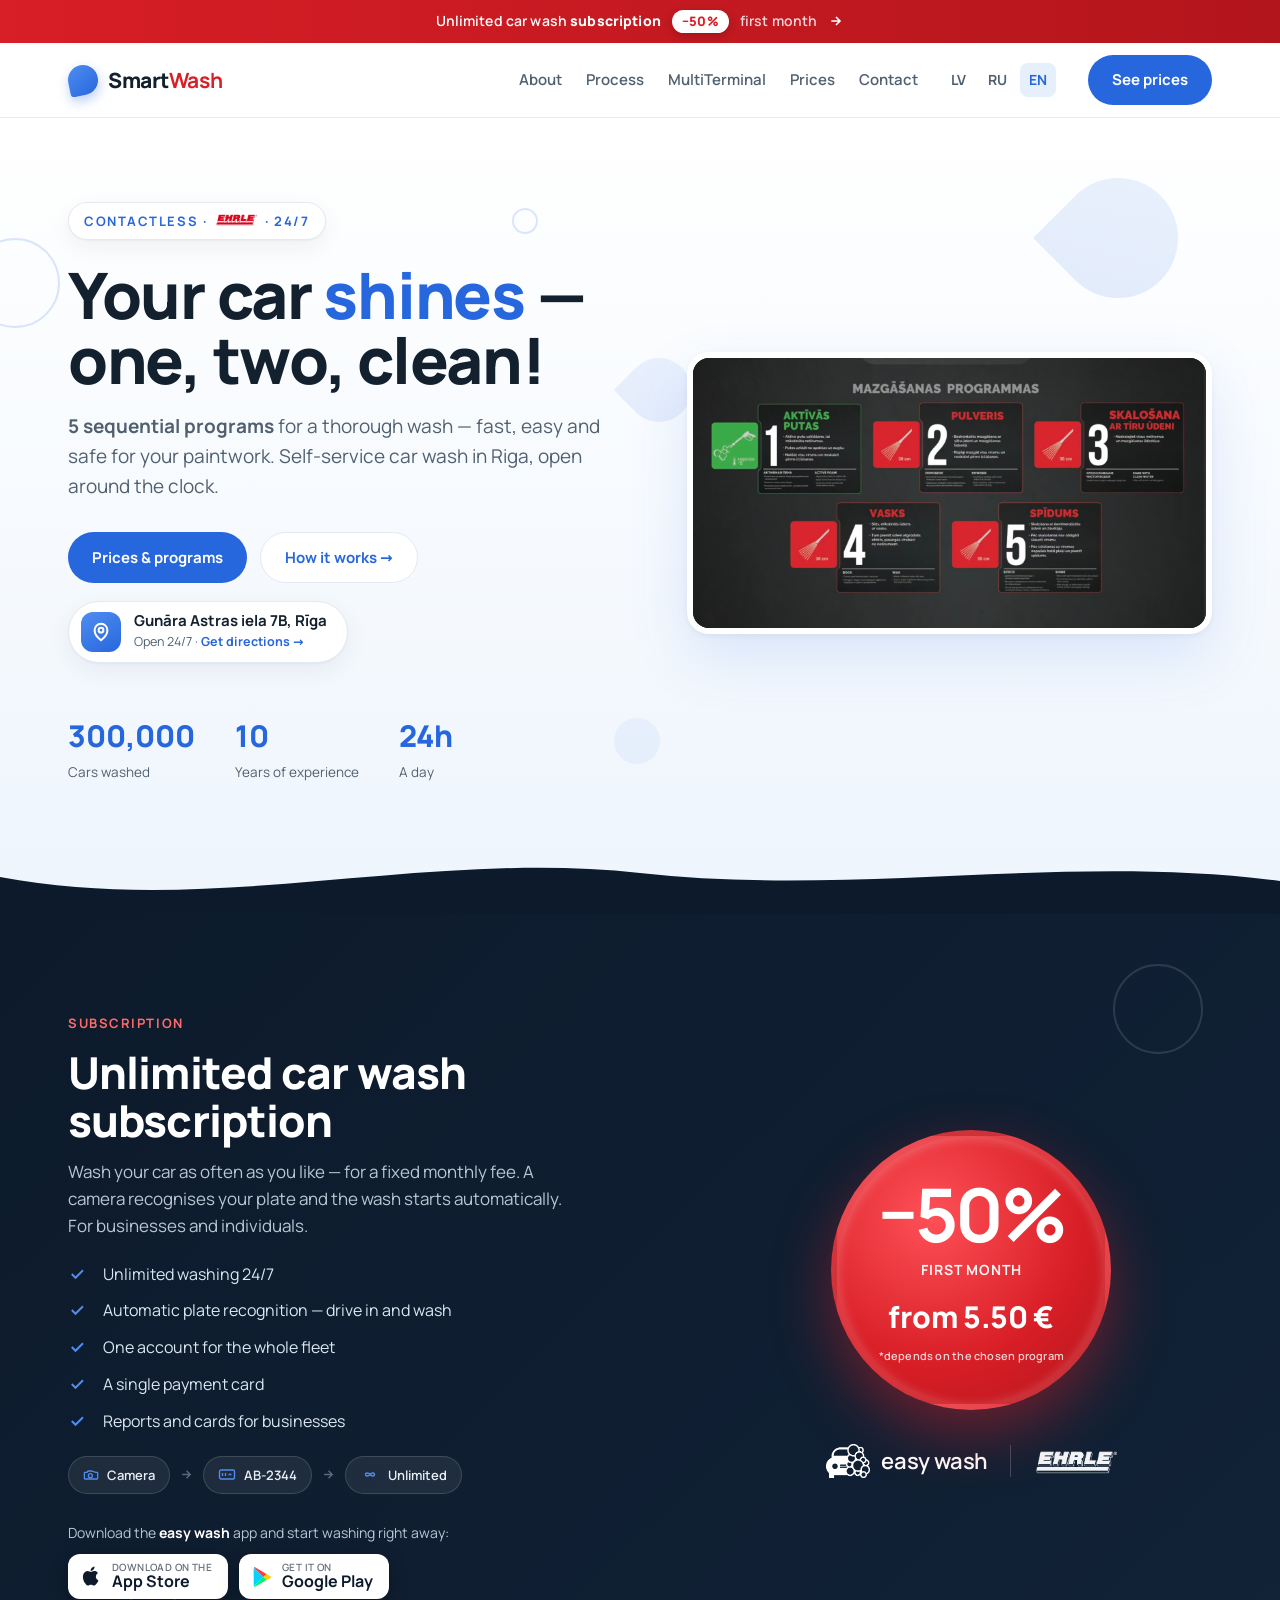
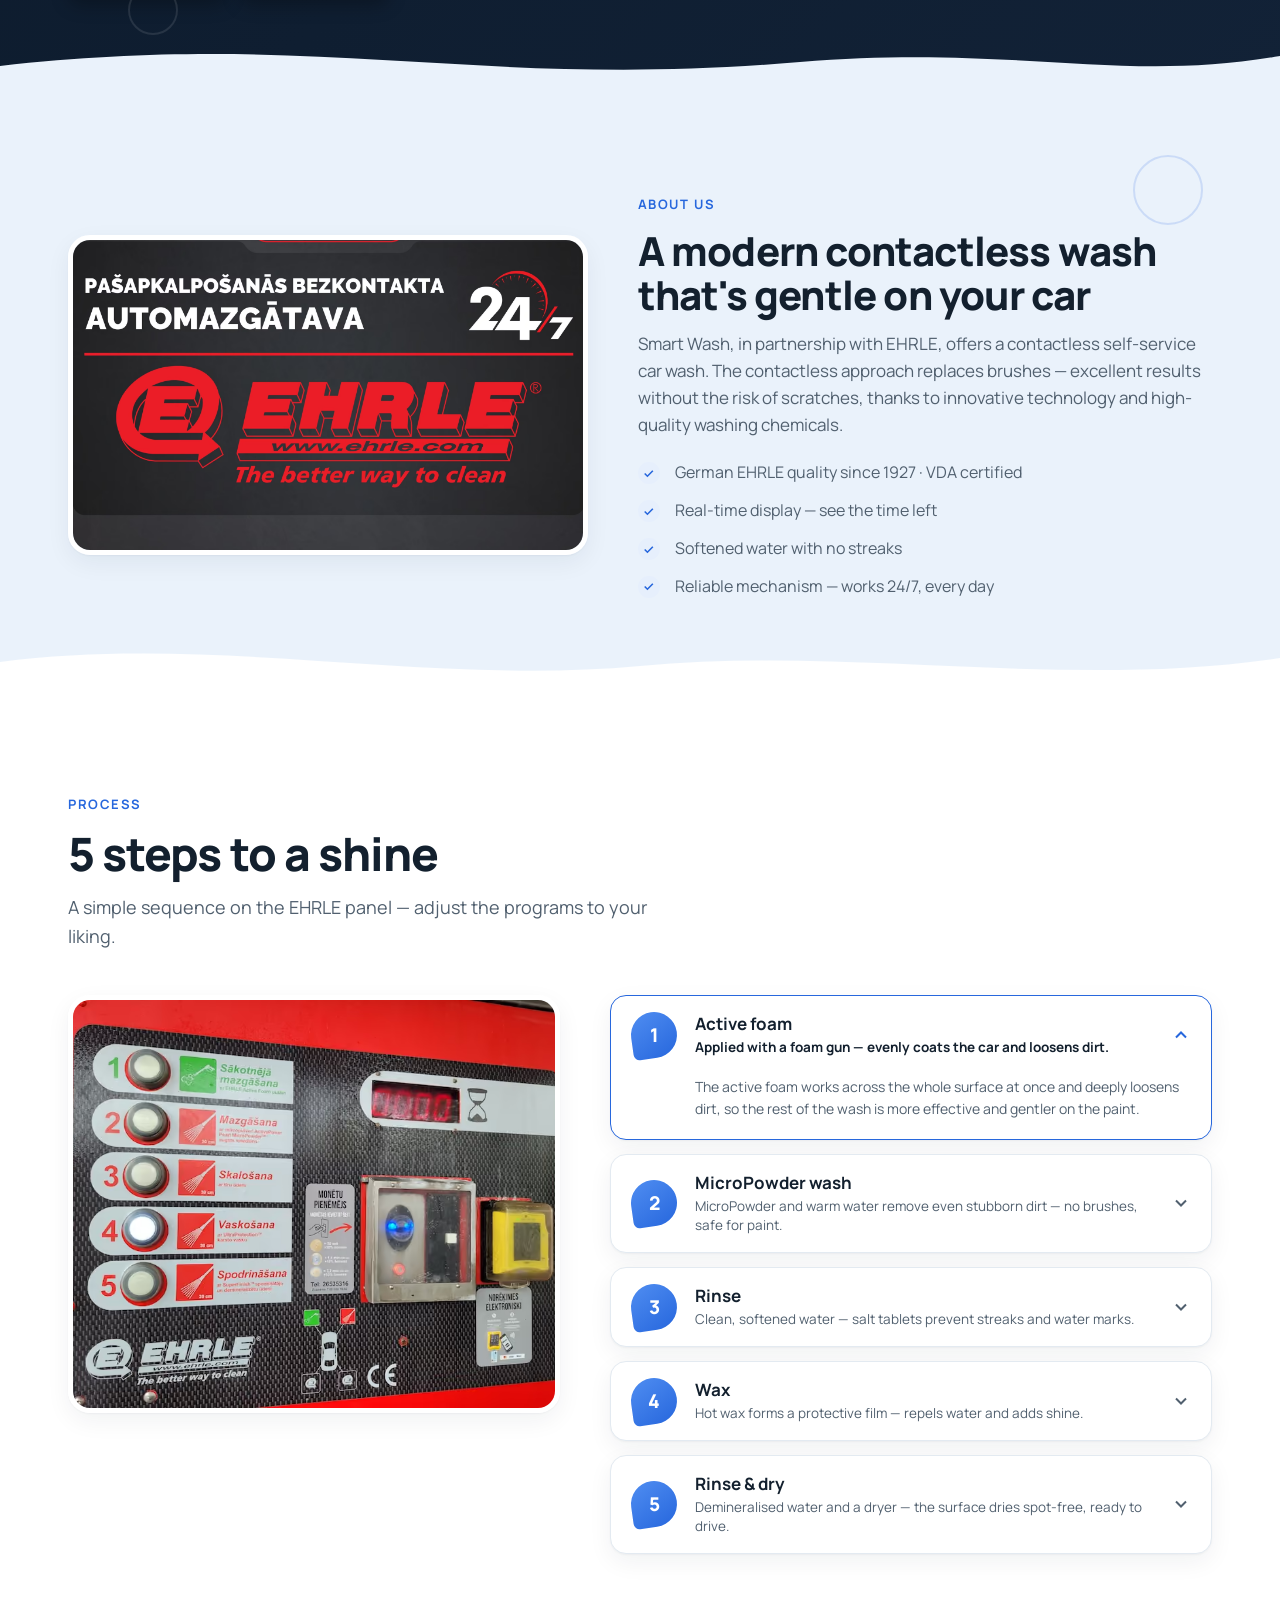
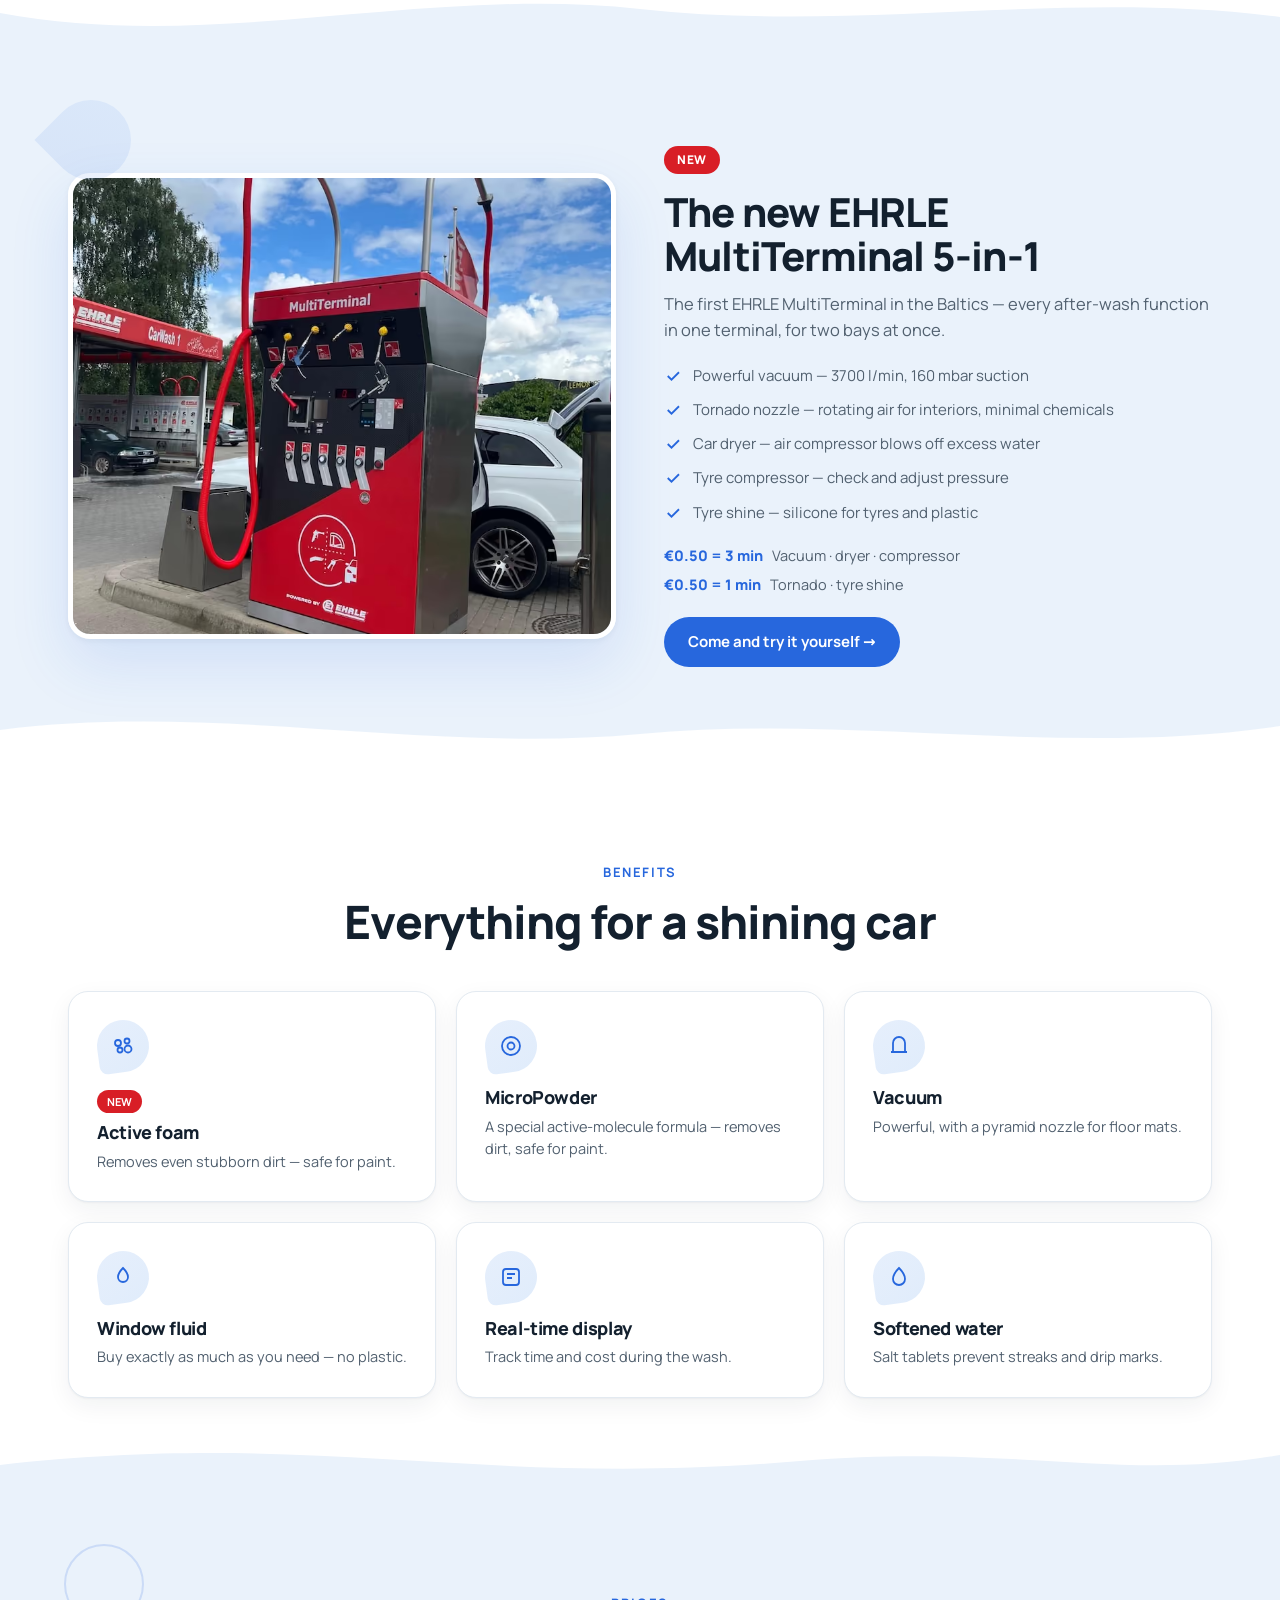
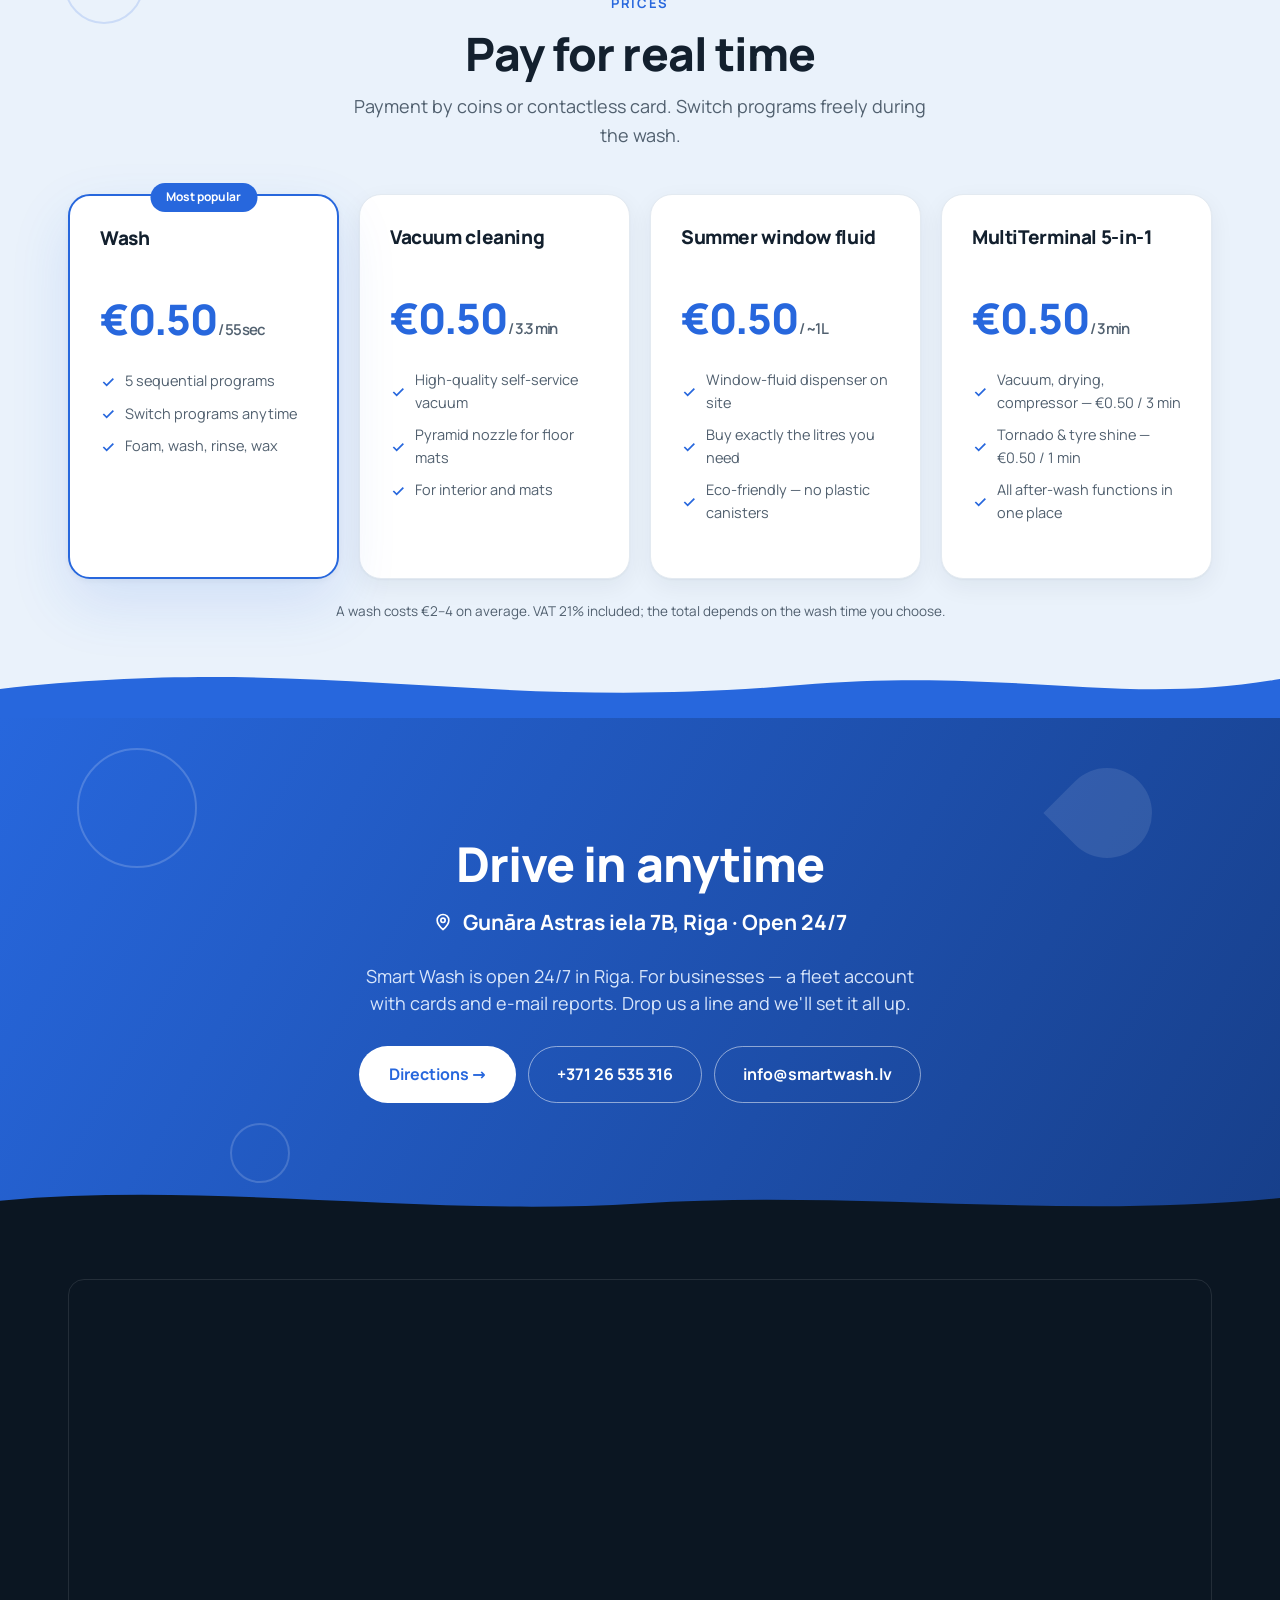
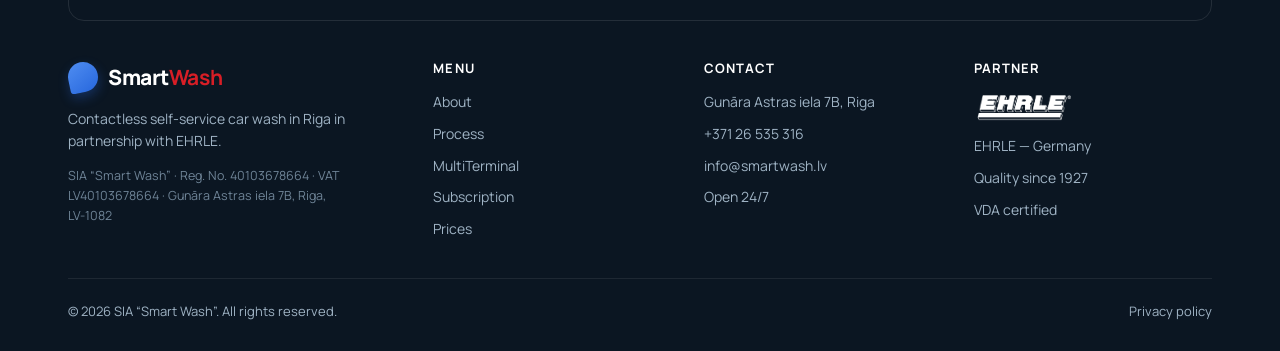
<file: en/index.html>
<!DOCTYPE html>
<html lang="en">
<head>
<meta charset="UTF-8">
<meta name="viewport" content="width=device-width, initial-scale=1">
<meta name="theme-color" content="#2767dd">

<title>Smart Wash — contactless self-service car wash in Riga, open 24/7</title>
<meta name="description" content="Smart Wash — a modern contactless self-service car wash in Riga (Gunāra Astras iela 7B) in partnership with EHRLE. 5 wash programs, open 24/7. Pay for real time from €0.50.">
<meta name="author" content="SIA Smart Wash">
<meta name="robots" content="index, follow, max-image-preview:large">

<link rel="canonical" href="https://smartwash.lv/en/">
<link rel="alternate" hreflang="lv" href="https://smartwash.lv/">
<link rel="alternate" hreflang="ru" href="https://smartwash.lv/ru/">
<link rel="alternate" hreflang="en" href="https://smartwash.lv/en/">
<link rel="alternate" hreflang="x-default" href="https://smartwash.lv/">

<meta property="og:type" content="website">
<meta property="og:site_name" content="Smart Wash">
<meta property="og:locale" content="en_US">
<meta property="og:locale:alternate" content="lv_LV">
<meta property="og:locale:alternate" content="ru_RU">
<meta property="og:title" content="Smart Wash — contactless car wash in Riga, open 24/7">
<meta property="og:description" content="A modern contactless self-service car wash in Riga in partnership with EHRLE. 5 programs, open around the clock.">
<meta property="og:url" content="https://smartwash.lv/en/">
<meta property="og:image" content="https://smartwash.lv/og-cover.jpg">
<meta property="og:image:width" content="1200">
<meta property="og:image:height" content="630">
<meta property="og:image:alt" content="Smart Wash car wash in Riga">
<meta name="twitter:card" content="summary_large_image">
<meta name="twitter:title" content="Smart Wash — contactless car wash in Riga, open 24/7">
<meta name="twitter:description" content="A modern contactless self-service car wash in Riga in partnership with EHRLE.">
<meta name="twitter:image" content="https://smartwash.lv/og-cover.jpg">

<link rel="icon" href="../favicon.svg" type="image/svg+xml">
<link rel="icon" href="../favicon-32.png" sizes="32x32" type="image/png">
<link rel="apple-touch-icon" href="../apple-touch-icon.png">
<link rel="manifest" href="../site.webmanifest">

<link rel="preload" href="../assets/fonts/manrope-latin.woff2" as="font" type="font/woff2" crossorigin>
<link rel="preload" href="../assets/fonts/manrope-latin-ext.woff2" as="font" type="font/woff2" crossorigin>
<style>
@font-face{font-family:'Manrope';font-style:normal;font-weight:400 800;font-display:swap;src:url('../assets/fonts/manrope-cyrillic.woff2') format('woff2');unicode-range:U+0301,U+0400-045F,U+0490-0491,U+04B0-04B1,U+2116}
@font-face{font-family:'Manrope';font-style:normal;font-weight:400 800;font-display:swap;src:url('../assets/fonts/manrope-latin-ext.woff2') format('woff2');unicode-range:U+0100-02BA,U+02BD-02C5,U+02C7-02CC,U+02CE-02D7,U+02DD-02FF,U+0304,U+0308,U+0329,U+1D00-1DBF,U+1E00-1E9F,U+1EF2-1EFF,U+2020,U+20A0-20AB,U+20AD-20C0,U+2113,U+2C60-2C7F,U+A720-A7FF}
@font-face{font-family:'Manrope';font-style:normal;font-weight:400 800;font-display:swap;src:url('../assets/fonts/manrope-latin.woff2') format('woff2');unicode-range:U+0000-00FF,U+0131,U+0152-0153,U+02BB-02BC,U+02C6,U+02DA,U+02DC,U+0304,U+0308,U+0329,U+2000-206F,U+20AC,U+2122,U+2191,U+2193,U+2212,U+2215,U+FEFF,U+FFFD}
:root{
  --bw-blue:#2767dd;--bw-blue-dark:#1d51b6;--bw-blue-700:#173f8a;--bw-cyan:#4f8df1;--bw-cyan-soft:#e6effc;
  --bw-red:#d81e26;--bw-red-dark:#b3151c;
  --bw-ink:#13202e;--bw-muted:#51606f;--bw-line:#e3eaf1;--bw-bg:#f5f8fc;--bw-bg-2:#eaf2fb;--bw-card:#fff;
  --bw-font:'Manrope',system-ui,-apple-system,'Segoe UI',Helvetica,Arial,sans-serif;
  --bw-r-sm:10px;--bw-r:16px;--bw-r-lg:24px;
  --bw-shadow:0 1px 2px rgba(14,31,46,.04),0 8px 24px rgba(14,31,46,.06);
  --bw-shadow-lg:0 2px 6px rgba(14,31,46,.05),0 24px 60px rgba(39,103,221,.13);
  --bw-max:1200px;
}
*{box-sizing:border-box}
html{-webkit-text-size-adjust:100%;scroll-behavior:smooth}
body{margin:0;font-family:var(--bw-font);color:var(--bw-ink);background:#fff;line-height:1.55;overflow-x:hidden;-webkit-font-smoothing:antialiased;text-rendering:optimizeLegibility}
img{max-width:100%;display:block}
a{color:inherit;text-decoration:none}
h1,h2,h3,h4,h5{margin:0;line-height:1.08;letter-spacing:-.02em;font-weight:800}
p{margin:0}
:focus-visible{outline:3px solid var(--bw-blue);outline-offset:2px;border-radius:4px}
.bw-wrap{width:100%;max-width:var(--bw-max);margin-inline:auto;padding-inline:28px}
.bw-img{width:100%;height:100%;object-fit:cover;display:block}
.sr-only{position:absolute;width:1px;height:1px;padding:0;margin:-1px;overflow:hidden;clip:rect(0,0,0,0);white-space:nowrap;border:0}
.skip{position:absolute;left:-999px;top:0;z-index:200;background:var(--bw-blue);color:#fff;padding:12px 18px;border-radius:0 0 10px 0;font-weight:700}
.skip:focus{left:0}
.v3-nav{position:sticky;top:0;z-index:60;background:rgba(255,255,255,.88);backdrop-filter:blur(12px);border-bottom:1px solid var(--bw-line)}
.v3-nav .row{display:flex;align-items:center;gap:24px;height:74px}
.logo{display:flex;align-items:center;gap:10px;font-weight:800;font-size:21px;letter-spacing:-.02em}
.logo .drop{width:30px;height:30px;border-radius:50% 50% 50% 4px;background:linear-gradient(150deg,var(--bw-cyan),var(--bw-blue));transform:rotate(-12deg);box-shadow:0 5px 12px rgba(39,103,221,.32);flex:none}
.logo b{color:var(--bw-red)}
.v3-nav .row nav{display:flex;gap:24px;margin-left:auto;font-size:15px;font-weight:600;color:var(--bw-muted)}
.v3-nav .row nav a:hover{color:var(--bw-blue)}
.langs{display:flex;gap:4px;align-items:center;font-size:14px;font-weight:700}
.langs a{padding:6px 9px;border-radius:8px;color:var(--bw-muted)}
.langs a[aria-current="true"]{background:var(--bw-cyan-soft);color:var(--bw-blue)}
.langs a:hover{color:var(--bw-blue)}
.btn{display:inline-flex;align-items:center;gap:9px;font-weight:700;border-radius:999px;cursor:pointer;border:0;transition:transform .2s,background .2s,box-shadow .2s;font-family:inherit}
.btn-primary{background:var(--bw-blue);color:#fff;padding:13px 24px;font-size:15px}
.btn-primary:hover{background:var(--bw-blue-dark);transform:translateY(-2px);box-shadow:0 12px 26px rgba(39,103,221,.32)}
.btn-ghost{background:#fff;color:var(--bw-blue);border:1.5px solid var(--bw-line);padding:13px 24px;font-size:15px}
.btn-ghost:hover{border-color:var(--bw-blue)}
.btn-white{background:#fff;color:var(--bw-blue);padding:15px 30px;font-size:16px}
.btn-white:hover{transform:translateY(-2px);box-shadow:0 14px 34px rgba(0,0,0,.2)}
.nav-cta{margin-left:8px}
@media (max-width:760px){.v3-nav .row nav{display:none}.nav-cta{display:none}.langs{margin-left:auto}}
.burger{display:none;flex-direction:column;gap:5px;width:42px;height:42px;align-items:center;justify-content:center;background:none;border:0;cursor:pointer;padding:0;margin-left:6px}
.burger span{display:block;width:24px;height:2.5px;background:var(--bw-ink);border-radius:2px;transition:transform .3s,opacity .25s}
.v3-nav[data-open] .burger span:nth-child(1){transform:translateY(7.5px) rotate(45deg)}
.v3-nav[data-open] .burger span:nth-child(2){opacity:0}
.v3-nav[data-open] .burger span:nth-child(3){transform:translateY(-7.5px) rotate(-45deg)}
.mobnav{display:flex;flex-direction:column;overflow:hidden;max-height:0;background:var(--bw-card);border-top:1px solid var(--bw-line);box-shadow:0 18px 30px rgba(0,0,0,.08);transition:max-height .32s ease}
.v3-nav[data-open] .mobnav{max-height:88vh}
.mobnav a{padding:14px 22px;font-size:16px;font-weight:600;color:var(--bw-ink);border-bottom:1px solid var(--bw-line)}
.mobnav a:hover{background:rgba(39,103,221,.05)}
.mobnav .btn{margin:14px 22px;justify-content:center;text-align:center}
@media (min-width:761px){.mobnav{display:none}.burger{display:none!important}}
@media (max-width:760px){.burger{display:flex}}
.totop{position:fixed;right:18px;bottom:18px;width:46px;height:46px;border-radius:50%;background:var(--bw-blue);color:#fff;border:0;display:grid;place-items:center;cursor:pointer;box-shadow:0 8px 22px rgba(39,103,221,.42);opacity:0;visibility:hidden;transform:translateY(12px);transition:opacity .25s,transform .25s,visibility .25s;z-index:70}
.totop.show{opacity:1;visibility:visible;transform:translateY(0)}
.totop:hover{background:var(--bw-blue-700)}
.dewdrop{position:absolute;border-radius:50% 50% 50% 0;transform:rotate(45deg);background:linear-gradient(155deg,var(--bw-cyan),var(--bw-blue));opacity:.12;pointer-events:none}
.bubble{position:absolute;border-radius:50%;border:2px solid rgba(39,103,221,.16);pointer-events:none}
.bubble.fill{background:rgba(39,103,221,.06);border:0}
@keyframes floaty{0%,100%{transform:translateY(0) rotate(45deg)}50%{transform:translateY(-14px) rotate(45deg)}}
.reveal{animation:bwRise .7s cubic-bezier(.2,.7,.2,1) both}
@keyframes bwRise{from{opacity:0;transform:translateY(24px)}to{opacity:1;transform:none}}
@media (prefers-reduced-motion:reduce){.reveal,.dewdrop,.bubble{animation:none!important}html{scroll-behavior:auto}}
.wave{position:absolute;left:0;right:0;bottom:-1px;width:100%;height:70px;display:block}
@media (max-width:600px){.wave{height:44px}}
.sec{position:relative;padding:96px 0}
.sec.light{background:var(--bw-bg-2)}
.sec-head{max-width:60ch;margin-bottom:44px}
.sec-head.center{text-align:center;margin-inline:auto}
.eyebrow{display:inline-flex;align-items:center;gap:8px;font-size:13px;font-weight:700;letter-spacing:.12em;text-transform:uppercase;color:var(--bw-blue)}
.sec-head h2{font-size:clamp(30px,4vw,46px);margin:14px 0;letter-spacing:-.02em}
.sec-head p{font-size:18px;color:var(--bw-muted);line-height:1.6}
.v3-hero{position:relative;padding:84px 0 130px;background:linear-gradient(180deg,#fff 0%,#eef5fd 100%);overflow:hidden}
.v3-hero .grid{position:relative;z-index:2;display:grid;grid-template-columns:1.04fr .96fr;gap:50px;align-items:center}
@media (max-width:920px){.v3-hero .grid{grid-template-columns:1fr}}
.v3-hero .eyebrow{background:#fff;border:1px solid var(--bw-line);padding:8px 15px;border-radius:999px;box-shadow:var(--bw-shadow)}
.eb-ehrle{height:13px;width:auto;display:inline-block;vertical-align:middle;position:relative;top:-1px}
.v3-hero h1{font-size:clamp(38px,5.4vw,64px);margin:22px 0 18px;line-height:1.02}
.v3-hero h1 em{font-style:normal;color:var(--bw-blue)}
.v3-hero p.lead{font-size:19px;color:var(--bw-muted);max-width:46ch;line-height:1.6}
.hero-cta{display:flex;gap:13px;margin-top:30px;flex-wrap:wrap}
.hero-loc{display:inline-flex;align-items:center;gap:13px;margin-top:18px;padding:10px 20px 10px 12px;background:#fff;border:1px solid var(--bw-line);border-radius:999px;box-shadow:var(--bw-shadow);text-decoration:none;color:var(--bw-ink);transition:box-shadow .2s ease,transform .2s ease}
.hero-loc:hover{box-shadow:var(--bw-shadow-lg);transform:translateY(-2px)}
.hero-loc .pin{width:40px;height:40px;border-radius:12px;background:linear-gradient(150deg,var(--bw-cyan),var(--bw-blue));display:grid;place-items:center;color:#fff;flex:none}
.hero-loc b{display:block;font-size:15px;font-weight:700;line-height:1.25}
.hero-loc small{display:block;font-size:12.5px;color:var(--bw-muted);margin-top:1px}
.hero-loc .go{color:var(--bw-blue);font-weight:700;white-space:nowrap}
.hero-photo{position:relative}
.hero-photo .frame{aspect-ratio:4/3.6;border-radius:26px;overflow:hidden;box-shadow:var(--bw-shadow-lg);border:6px solid #fff}
.hero-badge{position:absolute;left:-22px;bottom:30px;background:#fff;border-radius:16px;padding:14px 18px;box-shadow:var(--bw-shadow-lg);display:flex;align-items:center;gap:12px}
.hero-badge .b-drop{width:38px;height:38px;border-radius:50% 50% 50% 4px;background:linear-gradient(150deg,var(--bw-cyan),var(--bw-blue));transform:rotate(-12deg);flex:none}
.hero-badge b{font-size:15px}.hero-badge small{display:block;font-size:12.5px;color:var(--bw-muted)}
.hero-badge.top{left:auto;right:-18px;top:26px;bottom:auto}
.hero-badge .b-num{width:38px;height:38px;border-radius:12px;background:linear-gradient(150deg,var(--bw-cyan),var(--bw-blue));color:#fff;font-weight:800;font-size:19px;display:grid;place-items:center;flex:none}
@media (max-width:380px){.hero-badge{left:0}.hero-badge.top{right:0}}
.hero-strip{position:relative;z-index:2;display:flex;gap:40px;margin-top:50px;flex-wrap:wrap}
.hero-strip .st b{display:block;font-size:30px;font-weight:800;color:var(--bw-blue)}
.hero-strip .st span{font-size:13.5px;color:var(--bw-muted)}
@media (max-width:600px){.hero-strip{justify-content:center;gap:14px}.promo-apps-label{text-align:center}.hero-cta{flex-wrap:nowrap}.hero-cta .btn{flex:1;justify-content:center;text-align:center;font-size:14px;padding:13px 10px}.store-row{justify-content:center;flex-wrap:nowrap}.store-btn{flex:1;justify-content:center}.promo-flow{justify-content:center}.mt-cta{display:flex;width:max-content;max-width:100%;margin-left:auto;margin-right:auto}.hero-loc{display:flex;width:max-content;max-width:100%;margin-left:auto;margin-right:auto}}
.about{display:grid;grid-template-columns:.95fr 1.05fr;gap:50px;align-items:center}
@media (max-width:920px){.about{grid-template-columns:1fr}}
.about .photo{aspect-ratio:5/4;border-radius:22px;overflow:hidden;box-shadow:var(--bw-shadow);border:5px solid #fff}
.about ul{list-style:none;padding:0;margin:22px 0 0;display:grid;gap:13px}
.about ul li{display:grid;grid-template-columns:26px 1fr;gap:11px;font-size:16px;color:var(--bw-muted)}
.about ul li .tick{width:22px;height:22px;border-radius:50%;background:var(--bw-cyan-soft);color:var(--bw-blue);display:grid;place-items:center;margin-top:2px}
.pwrap{display:grid;grid-template-columns:.9fr 1.1fr;gap:50px;align-items:start}
@media (max-width:920px){.pwrap{grid-template-columns:1fr}}
.pwrap .photo{aspect-ratio:4/3.4;border-radius:22px;overflow:hidden;box-shadow:var(--bw-shadow);border:5px solid #fff}
.steps{display:grid;gap:14px;list-style:none;padding:0;margin:0}
.pstep{background:#fff;border:1px solid var(--bw-line);border-radius:16px;box-shadow:var(--bw-shadow);overflow:hidden;transition:border-color .2s}
.pstep[data-open]{border-color:var(--bw-blue)}
.pstep-head{display:grid;grid-template-columns:46px 1fr 20px;gap:18px;align-items:center;width:100%;background:none;border:0;text-align:left;padding:16px 20px;cursor:pointer;color:inherit;font-family:inherit}
.pstep-head:hover{background:rgba(39,103,221,.04)}
.pstep .dnum{width:46px;height:46px;border-radius:50% 50% 50% 6px;background:linear-gradient(150deg,var(--bw-cyan),var(--bw-blue));color:#fff;font-weight:800;font-size:19px;display:grid;place-items:center;transform:rotate(-8deg)}
.pstep .dnum span{transform:rotate(8deg);display:block}
.pstep-title{display:block;font-size:17px;font-weight:700}
.pstep-lead{display:block;font-size:13.5px;color:var(--bw-muted);margin-top:3px;line-height:1.45;font-weight:400;transition:color .25s,font-weight .25s}
.pstep[data-open] .pstep-lead{font-weight:700;color:var(--bw-ink)}
.pstep-chev{color:var(--bw-muted);transition:transform .3s,color .3s;justify-self:end}
.pstep[data-open] .pstep-chev{transform:rotate(180deg);color:var(--bw-blue)}
.pstep-body{display:grid;grid-template-rows:0fr;transition:grid-template-rows .32s ease}
.pstep[data-open] .pstep-body{grid-template-rows:1fr}
.pstep-body-in{overflow:hidden}
.pstep-body-in p{margin:0;padding:2px 20px 18px 84px;font-size:14px;color:var(--bw-muted);line-height:1.6}

/* ===== Hero programs poster ===== */
.hero-poster{border-radius:22px;overflow:hidden;box-shadow:var(--bw-shadow-lg);border:6px solid #fff;background:#16181d}
.hero-poster img{display:block;width:100%;height:auto}
.mt{display:grid;grid-template-columns:1fr 1fr;gap:48px;align-items:center}
@media (max-width:920px){.mt{grid-template-columns:1fr}}
.mt .photo{aspect-ratio:4/3.4;border-radius:22px;overflow:hidden;box-shadow:var(--bw-shadow-lg);border:5px solid #fff}
.tag-new{display:inline-block;font-size:12px;font-weight:800;letter-spacing:.06em;color:#fff;background:var(--bw-red);padding:5px 13px;border-radius:999px}
.mt h2{font-size:clamp(28px,3.6vw,40px);margin:16px 0 14px}
.mt p{font-size:16.5px;color:var(--bw-muted);line-height:1.6}
.mt ul{list-style:none;padding:0;margin:20px 0 0;display:grid;gap:11px}
.mt-tariff{margin-top:22px;display:grid;gap:9px}
.mt-tariff span{display:flex;gap:9px;align-items:baseline;font-size:14.5px;color:var(--bw-muted);line-height:1.4}
.mt-tariff b{color:var(--bw-blue);white-space:nowrap;font-weight:800;flex:none}
.mt ul li{display:flex;gap:11px;align-items:flex-start;font-size:15px;color:var(--bw-muted)}
.mt ul li svg{color:var(--bw-blue);margin-top:3px;flex:none}
.fgrid{display:grid;grid-template-columns:repeat(3,1fr);gap:20px}
@media (max-width:900px){.fgrid{grid-template-columns:1fr 1fr}}
@media (max-width:560px){.fgrid{grid-template-columns:1fr}}
.feat{background:#fff;border:1px solid var(--bw-line);border-radius:20px;padding:28px;box-shadow:var(--bw-shadow);transition:transform .2s,box-shadow .2s}
.feat:hover{transform:translateY(-4px);box-shadow:var(--bw-shadow-lg)}
.feat .dic{width:52px;height:52px;border-radius:50% 50% 50% 8px;background:linear-gradient(150deg,var(--bw-cyan-soft),#e0ecfb);color:var(--bw-blue);display:grid;place-items:center;margin-bottom:16px;transform:rotate(-8deg)}
.feat .dic svg{transform:rotate(8deg)}
.feat .tag{display:inline-block;font-size:11px;font-weight:700;color:#fff;background:var(--bw-red);padding:3px 10px;border-radius:999px;margin-bottom:10px}
.feat h3{font-size:18px;margin-bottom:8px}
.feat p{font-size:14.5px;color:var(--bw-muted);line-height:1.55}
.price-grid{display:grid;grid-template-columns:repeat(auto-fit,minmax(220px,1fr));gap:20px;align-items:stretch}
@media (max-width:820px){.price-grid{grid-template-columns:1fr}}
.price{border:1px solid var(--bw-line);border-radius:22px;padding:30px;background:#fff;box-shadow:var(--bw-shadow)}
.price.hot{border:2px solid var(--bw-blue);position:relative;box-shadow:var(--bw-shadow-lg)}
.price.hot::before{content:attr(data-badge);position:absolute;top:-13px;left:50%;transform:translateX(-50%);background:var(--bw-blue);color:#fff;font-size:12px;font-weight:700;padding:5px 16px;border-radius:999px;white-space:nowrap}
.price h3{font-size:19px;line-height:1.3;min-height:2.6em}
.price .amt{font-size:42px;font-weight:800;letter-spacing:-.03em;margin:12px 0 2px;color:var(--bw-blue)}
.price .amt small{font-size:15px;font-weight:600;color:var(--bw-muted)}
.price ul{list-style:none;padding:0;margin:18px 0 24px;display:grid;gap:10px;font-size:14.5px;color:var(--bw-muted)}
.price li{display:flex;gap:9px;align-items:center}
.price li svg{flex:none;color:var(--bw-blue)}
.price .btn{width:100%;justify-content:center}
.price-note{text-align:center;color:var(--bw-muted);font-size:13.5px;margin-top:22px}
.cta-band{position:relative;background:linear-gradient(120deg,var(--bw-blue),var(--bw-blue-700));color:#fff;padding:120px 0;overflow:hidden}
.cta-band .inner{position:relative;z-index:2;text-align:center}
.cta-band h2{font-size:clamp(30px,4.2vw,48px);margin-bottom:16px}
.cta-band p{font-size:18px;color:#d8e6fb;max-width:50ch;margin:0 auto 28px}
footer{background:#0b1622;color:#9fb3c4;padding:56px 0 30px}
.foot-grid{display:grid;grid-template-columns:1.4fr 1fr 1fr 1fr;gap:32px}
@media (max-width:760px){.foot-grid{grid-template-columns:1fr 1fr;gap:28px}.foot-grid>:nth-child(even){text-align:right}.foot-grid>:nth-child(even) .foot-ehrle{margin-left:auto}}
footer .logo{color:#fff;margin-bottom:14px}
footer p{font-size:14px;line-height:1.6;max-width:34ch}
footer h2.fh{color:#fff;font-size:13px;letter-spacing:.08em;text-transform:uppercase;margin:0 0 16px;font-weight:700}
.foot-ehrle{height:30px;width:auto;display:block;margin:0 0 14px}
footer ul{list-style:none;padding:0;margin:0;display:grid;gap:10px;font-size:14px}
footer a:hover{color:#fff;text-decoration:underline}
.foot-bottom{border-top:1px solid rgba(255,255,255,.08);margin-top:38px;padding-top:22px;font-size:13px;display:flex;justify-content:space-between;flex-wrap:wrap;gap:10px}
.foot-bottom a:hover{color:#fff}
.cta-addr{display:inline-flex;align-items:center;gap:10px;font-size:21px;font-weight:700;color:#fff;margin:0 0 24px;flex-wrap:wrap;justify-content:center}
.cta-addr svg{flex:none}
.cta-actions{display:flex;gap:12px;justify-content:center;flex-wrap:wrap}
.btn-outline-white{background:transparent;color:#fff;border:1.5px solid rgba(255,255,255,.5);padding:15px 28px;font-size:16px}
.btn-outline-white:hover{background:rgba(255,255,255,.12);border-color:#fff}
.map-sec{border-radius:16px;overflow:hidden;margin-bottom:40px;border:1px solid rgba(255,255,255,.1);line-height:0}
.map-sec iframe{display:block;width:100%;height:340px;border:0}
.foot-reqs{color:#6f8497;font-size:12.5px;line-height:1.6;margin-top:14px;max-width:34ch}

/* ===== Announcement bar ===== */
.promobar{display:flex;align-items:center;justify-content:center;gap:11px;text-align:center;background:linear-gradient(90deg,var(--bw-red),var(--bw-red-dark));color:#fff;font-weight:600;font-size:14px;padding:10px 16px;line-height:1.3;letter-spacing:.01em;transition:background .2s}
.promobar strong{color:#fff;font-weight:800}
.promobar .pb-badge{display:inline-flex;align-items:center;background:#fff;color:var(--bw-red);font-weight:800;font-size:13px;letter-spacing:.02em;padding:3px 10px;border-radius:999px;box-shadow:0 3px 10px rgba(0,0,0,.2)}
.promobar .pb-sub{color:rgba(255,255,255,.82);font-weight:600}
.promobar:hover{background:var(--bw-red-dark)}
.promobar .arrow{transition:transform .2s}
.promobar:hover .arrow{transform:translateX(3px)}
.promobar svg{flex:none}
@media (max-width:480px){.promobar{font-size:12.5px;gap:8px;padding:9px 12px}.promobar .pb-sub{display:none}}
/* ===== Subscription promo ===== */
.promo{background:linear-gradient(135deg,#0c1a2b,#122237);color:#fff;overflow:hidden}
.promo .eyebrow{color:#ff6b6b}
.promo h2{font-size:clamp(28px,3.8vw,44px);margin:14px 0;max-width:20ch}
.promo .lead{color:#b9c6d4;font-size:17px;line-height:1.6;max-width:50ch}
.promo-grid{display:grid;grid-template-columns:1.12fr .88fr;gap:50px;align-items:center}
@media (max-width:920px){.promo-grid{grid-template-columns:1fr;gap:40px}}
.promo-list{list-style:none;padding:0;margin:22px 0;display:grid;gap:12px}
.promo-list li{display:grid;grid-template-columns:24px 1fr;gap:11px;color:#dbe6f1;font-size:16px}
.promo-list li svg{color:#4f8df1;margin-top:3px;flex:none}
.promo-flow{display:flex;align-items:center;gap:9px;margin:0 0 28px;flex-wrap:wrap}
.promo-flow .chip{display:inline-flex;align-items:center;gap:8px;background:rgba(255,255,255,.07);border:1px solid rgba(255,255,255,.14);border-radius:999px;padding:8px 14px;font-size:13px;font-weight:600;color:#e7eef6}
.promo-flow .chip svg{color:#4f8df1;flex:none}
.promo-flow .sep{color:#5b6b7d;flex:none}
.promo-visual{position:relative;display:grid;place-items:center;min-height:260px}
.promo-inf{position:absolute;width:118%;max-width:520px;color:rgba(79,141,241,.16);pointer-events:none}
.promo-off{position:relative;width:min(280px,72vw);aspect-ratio:1;border-radius:50%;background:radial-gradient(circle at 35% 30%,#ff5057,var(--bw-red) 58%,var(--bw-red-dark));display:grid;place-content:center;text-align:center;color:#fff;box-shadow:0 24px 60px rgba(216,30,38,.45),inset 0 2px 12px rgba(255,255,255,.25);border:6px solid rgba(255,255,255,.1)}
.promo-off b{font-size:clamp(46px,9vw,74px);line-height:1;letter-spacing:-.04em;display:block}
.promo-off span{font-size:14px;font-weight:700;letter-spacing:.06em;text-transform:uppercase;margin-top:8px;display:block;opacity:.95}
.promo-off .promo-price{display:block;margin-top:14px;font-style:normal;font-size:clamp(22px,4.4vw,30px);font-weight:800;letter-spacing:-.01em}
.promo-off .promo-note{display:block;margin-top:6px;font-size:11px;font-weight:600;letter-spacing:.02em;opacity:.8;padding:0 14px}
.promo-brands{display:flex;align-items:center;justify-content:center;gap:22px;margin-top:34px;flex-wrap:wrap}
.promo-brands .pb-ew{display:inline-flex;align-items:center;gap:11px}
.promo-brands .pb-ew-icon{height:34px;width:auto;flex:none}
.promo-brands .pb-ew span{color:#fff;font-size:22px;font-weight:600;letter-spacing:-.01em;line-height:1}
.promo-brands .pb-div{width:1px;height:32px;background:rgba(255,255,255,.2);flex:none}
.promo-brands .pb-ehrle{height:26px;width:auto;opacity:.95}
.promo-apps{margin-top:24px}
.promo-apps-label{display:block;font-size:14px;color:#b9c6d4;margin-bottom:11px}
.promo-apps-label strong{color:#fff;font-weight:700}
.store-row{display:flex;gap:11px;flex-wrap:wrap}
.store-btn{display:inline-flex;align-items:center;gap:10px;background:#fff;color:#0c1a2b;border-radius:12px;padding:8px 16px 8px 13px;box-shadow:0 6px 18px rgba(0,0,0,.28);transition:transform .15s,box-shadow .15s}
.store-btn:hover{transform:translateY(-2px);box-shadow:0 11px 26px rgba(0,0,0,.4)}
.store-btn svg{flex:none}
.store-btn span{display:flex;flex-direction:column;line-height:1.08;font-size:16px;font-weight:700}
.store-btn small{font-size:10px;font-weight:600;letter-spacing:.04em;text-transform:uppercase;opacity:.62}
.btn-red{background:var(--bw-red);color:#fff;padding:14px 26px;font-size:15px}
.btn-red:hover{background:var(--bw-red-dark);transform:translateY(-2px);box-shadow:0 12px 26px rgba(216,30,38,.4)}
</style>

<script type="application/ld+json">
{
  "@context": "https://schema.org",
  "@type": "AutoWash",
  "@id": "https://smartwash.lv/#business",
  "name": "Smart Wash",
  "legalName": "SIA \"SMART WASH\"",
  "url": "https://smartwash.lv/en/",
  "image": "https://smartwash.lv/og-cover.jpg",
  "logo": "https://smartwash.lv/icon-512.png",
  "description": "Contactless self-service car wash in Riga in partnership with EHRLE. 5 wash programs, open 24/7.",
  "telephone": "+37126535316",
  "email": "info@smartwash.lv",
  "vatID": "LV40103678664",
  "taxID": "40103678664",
  "currenciesAccepted": "EUR",
  "paymentAccepted": "Cash, Contactless card, Coins",
  "priceRange": "€",
  "address": {
    "@type": "PostalAddress",
    "streetAddress": "Gunāra Astras iela 7B",
    "addressLocality": "Rīga",
    "postalCode": "LV-1082",
    "addressCountry": "LV"
  },
  "geo": { "@type": "GeoCoordinates", "latitude": 56.954624, "longitude": 24.1878648 },
  "hasMap": "https://www.google.com/maps/search/?api=1&query=Gun%C4%81ra+Astras+iela+7B+R%C4%ABga",
  "openingHoursSpecification": {
    "@type": "OpeningHoursSpecification",
    "dayOfWeek": ["Monday","Tuesday","Wednesday","Thursday","Friday","Saturday","Sunday"],
    "opens": "00:00", "closes": "23:59"
  },
  "areaServed": { "@type": "City", "name": "Rīga" }
}
</script>
</head>
<body>
<a class="skip" href="#main">Skip to content</a>

<a class="promobar" href="#abonements"><span>Unlimited car wash <strong>subscription</strong></span><span class="pb-badge">−50%</span><span class="pb-sub">first month</span><svg class="arrow" width="16" height="16" viewBox="0 0 24 24" fill="none" stroke="currentColor" stroke-width="2.4" aria-hidden="true"><path d="M5 12h13M12 6l6 6-6 6"/></svg></a>

<header class="v3-nav">
  <div class="bw-wrap row">
    <a class="logo" href="../en/" aria-label="Smart Wash — home"><span class="drop" aria-hidden="true"></span><span class="wm">Smart<b>Wash</b></span></a>
    <nav aria-label="Main navigation">
      <a href="#about">About</a>
      <a href="#process">Process</a>
      <a href="#mt">MultiTerminal</a>
      <a href="#pricing">Prices</a>
      <a href="#contact">Contact</a>
    </nav>
    <div class="langs" role="navigation" aria-label="Language selection">
      <a href="../" hreflang="lv">LV</a>
      <a href="../ru/" hreflang="ru">RU</a>
      <a href="../en/" aria-current="true" hreflang="en">EN</a>
    </div>
    <a class="btn btn-primary nav-cta" href="#pricing">See prices</a>
    <button class="burger" type="button" aria-label="Open menu" aria-expanded="false" aria-controls="mobnav"><span></span><span></span><span></span></button>
  </div>
  <nav class="mobnav" id="mobnav" aria-label="Mobile navigation">
    <a href="#about">About</a>
    <a href="#process">Process</a>
    <a href="#mt">MultiTerminal</a>
    <a href="#abonements">Subscription</a>
    <a href="#pricing">Prices</a>
    <a href="#contact">Contact</a>
    <a class="btn btn-primary" href="#pricing">See prices</a>
  </nav>
</header>

<main id="main">

<section class="v3-hero" aria-labelledby="hero-h">
  <span class="dewdrop" style="width:120px;height:120px;top:60px;right:8%;animation:floaty 7s ease-in-out infinite" aria-hidden="true"></span>
  <span class="dewdrop" style="width:64px;height:64px;top:240px;right:46%;opacity:.1;animation:floaty 9s ease-in-out infinite" aria-hidden="true"></span>
  <span class="bubble" style="width:90px;height:90px;top:120px;left:-30px" aria-hidden="true"></span>
  <span class="bubble fill" style="width:46px;height:46px;bottom:150px;left:48%" aria-hidden="true"></span>
  <span class="bubble" style="width:26px;height:26px;top:90px;left:40%" aria-hidden="true"></span>
  <div class="bw-wrap grid">
    <div>
      <span class="eyebrow">Contactless · <img class="eb-ehrle" src="../assets/img/ehrle.png" width="42" height="13" alt="EHRLE" decoding="async"> · 24/7</span>
      <h1 id="hero-h">Your car <em>shines</em> — one, two, clean!</h1>
      <p class="lead"><strong>5 sequential programs</strong> for a thorough wash — fast, easy and safe for your paintwork. Self-service car wash in Riga, open around the clock.</p>
      <div class="hero-cta">
        <a class="btn btn-primary" href="#pricing">Prices &amp; programs</a>
        <a class="btn btn-ghost" href="#process">How it works →</a>
      </div>
      <a class="hero-loc" href="https://www.google.com/maps/dir/?api=1&destination=Gun%C4%81ra+Astras+iela+7B%2C+R%C4%ABga" target="_blank" rel="noopener" aria-label="Our location: Gunāra Astras iela 7B, Rīga — open in maps">
        <span class="pin" aria-hidden="true"><svg width="22" height="22" viewBox="0 0 24 24" fill="none" stroke="currentColor" stroke-width="2.2" stroke-linecap="round" stroke-linejoin="round"><path d="M12 21s7-5.5 7-11a7 7 0 1 0-14 0c0 5.5 7 11 7 11z"/><circle cx="12" cy="10" r="2.6"/></svg></span>
        <span><b>Gunāra Astras iela 7B, Rīga</b><small>Open 24/7 · <span class="go">Get directions →</span></small></span>
      </a>
      <div class="hero-strip">
        <div class="st"><b>300,000</b><span>Cars washed</span></div>
        <div class="st"><b>10</b><span>Years of experience</span></div>
        <div class="st"><b>24h</b><span>A day</span></div>
      </div>
    </div>
    <div class="hero-poster">
      <picture>
        <source type="image/avif" srcset="../assets/img/programs.avif">
        <source type="image/webp" srcset="../assets/img/programs.webp">
        <img class="bw-img" src="../assets/img/programs.jpg" width="1500" height="789" alt="EHRLE wash programs — 5 steps" fetchpriority="high" decoding="async">
      </picture>
    </div>
  </div>
  <svg class="wave" viewBox="0 0 1440 70" preserveAspectRatio="none" aria-hidden="true" focusable="false"><path d="M0,32 C240,72 480,4 720,28 C960,52 1200,8 1440,36 L1440,70 L0,70 Z" fill="#0c1a2b"></path></svg>
</section>

<!-- SUBSCRIPTION PROMO -->
<section class="sec promo" id="abonements" aria-labelledby="promo-h">
  <span class="bubble" style="width:90px;height:90px;top:50px;right:6%;border-color:rgba(255,255,255,.12)" aria-hidden="true"></span>
  <span class="bubble" style="width:50px;height:50px;bottom:60px;left:10%;border-color:rgba(255,255,255,.1)" aria-hidden="true"></span>
  <div class="bw-wrap promo-grid">
    <div>
      <span class="eyebrow">Subscription</span>
      <h2 id="promo-h">Unlimited car wash subscription</h2>
      <p class="lead">Wash your car as often as you like — for a fixed monthly fee. A camera recognises your plate and the wash starts automatically. For businesses and individuals.</p>
      <ul class="promo-list">
        <li><svg width="18" height="18" viewBox="0 0 24 24" fill="none" stroke="currentColor" stroke-width="2.6" aria-hidden="true"><path d="M5 12l5 5L20 7"/></svg>Unlimited washing 24/7</li>
        <li><svg width="18" height="18" viewBox="0 0 24 24" fill="none" stroke="currentColor" stroke-width="2.6" aria-hidden="true"><path d="M5 12l5 5L20 7"/></svg>Automatic plate recognition — drive in and wash</li>
        <li><svg width="18" height="18" viewBox="0 0 24 24" fill="none" stroke="currentColor" stroke-width="2.6" aria-hidden="true"><path d="M5 12l5 5L20 7"/></svg>One account for the whole fleet</li>
        <li><svg width="18" height="18" viewBox="0 0 24 24" fill="none" stroke="currentColor" stroke-width="2.6" aria-hidden="true"><path d="M5 12l5 5L20 7"/></svg>A single payment card</li>
        <li><svg width="18" height="18" viewBox="0 0 24 24" fill="none" stroke="currentColor" stroke-width="2.6" aria-hidden="true"><path d="M5 12l5 5L20 7"/></svg>Reports and cards for businesses</li>
      </ul>
      <div class="promo-flow" role="list">
        <span class="chip" role="listitem"><svg width="16" height="16" viewBox="0 0 24 24" fill="none" stroke="currentColor" stroke-width="1.9" aria-hidden="true"><path d="M3 8h3l1.5-2h5L19 8h2a1 1 0 0 1 1 1v8a1 1 0 0 1-1 1H3a1 1 0 0 1-1-1V9a1 1 0 0 1 1-1z"/><circle cx="11" cy="13" r="3"/></svg>Camera</span><svg class="sep" width="15" height="15" viewBox="0 0 24 24" fill="none" stroke="currentColor" stroke-width="2.2" aria-hidden="true"><path d="M5 12h13M12 6l6 6-6 6"/></svg><span class="chip" role="listitem"><svg width="18" height="13" viewBox="0 0 24 16" fill="none" stroke="currentColor" stroke-width="1.8" aria-hidden="true"><rect x="2" y="2" width="20" height="12" rx="2"/><path d="M6 6v4M10 6v4M14 8h4"/></svg>AB-2344</span><svg class="sep" width="15" height="15" viewBox="0 0 24 24" fill="none" stroke="currentColor" stroke-width="2.2" aria-hidden="true"><path d="M5 12h13M12 6l6 6-6 6"/></svg><span class="chip" role="listitem"><svg width="20" height="13" viewBox="0 0 40 24" fill="none" stroke="currentColor" stroke-width="3" stroke-linecap="round" aria-hidden="true"><path d="M11 12c0-4 6-4 9 0s9 4 9 0-6-4-9 0-9 4-9 0z"/></svg>Unlimited</span>
      </div>
      <div class="promo-apps">
        <span class="promo-apps-label">Download the <strong>easy wash</strong> app and start washing right away:</span>
        <div class="store-row">
          <a class="store-btn" href="https://apps.apple.com/lv/app/easy-wash/id1440643365" target="_blank" rel="noopener" aria-label="Download on the App Store">
            <svg viewBox="0 0 24 24" width="21" height="21" fill="currentColor" aria-hidden="true"><path d="M17.05 12.04c-.03-2.77 2.26-4.1 2.36-4.16-1.29-1.88-3.29-2.14-4-2.17-1.7-.17-3.32 1-4.18 1-.86 0-2.19-.98-3.6-.95-1.85.03-3.56 1.08-4.51 2.73-1.93 3.35-.49 8.3 1.38 11.02.91 1.33 2 2.82 3.42 2.77 1.37-.05 1.89-.89 3.55-.89 1.65 0 2.12.89 3.57.86 1.47-.02 2.4-1.35 3.3-2.69 1.04-1.54 1.47-3.03 1.49-3.11-.03-.01-2.86-1.1-2.89-4.35M14.28 4.13c.76-.92 1.27-2.2 1.13-3.47-1.09.04-2.41.72-3.19 1.64-.7.81-1.31 2.11-1.15 3.35 1.21.09 2.45-.62 3.21-1.52"/></svg>
            <span><small>Download on the</small>App Store</span>
          </a>
          <a class="store-btn" href="https://play.google.com/store/apps/details?id=com.easywash" target="_blank" rel="noopener" aria-label="Get it on Google Play">
            <svg viewBox="0 0 512 512" width="20" height="22" aria-hidden="true"><path fill="#00d3ff" d="M48.6 28.3A23.6 23.6 0 0 0 43 44.6v422.8a23.6 23.6 0 0 0 5.6 16.3l1.4 1.4L287.9 257.4v-2.8L50 26.9z"/><path fill="#ffce00" d="M367 336.7l-79.1-79.3v-2.8L367 175.3l1.8 1L462.5 230c26.7 15.1 26.7 40 0 55.2l-93.7 53.2z"/><path fill="#00f076" d="M368.8 335.7L287.9 256 48.6 495.4c8.8 9.3 23.3 10.5 39.7 1.2l280.5-160.9"/><path fill="#ff3a44" d="M368.8 176.3L88.3 15.5C71.9 6.1 57.4 7.3 48.6 16.6L287.9 256z"/></svg>
            <span><small>Get it on</small>Google Play</span>
          </a>
        </div>
      </div>
    </div>
    <div class="promo-visual">
      <svg class="promo-inf" viewBox="0 0 200 100" fill="none" stroke="currentColor" stroke-width="9" stroke-linecap="round" aria-hidden="true"><path d="M60 50c0-18 28-18 40 0s40 18 40 0-28-18-40 0-40 18-40 0z"/></svg>
      <div class="promo-off"><b>−50%</b><span>first month</span><em class="promo-price">from 5.50&nbsp;€</em><small class="promo-note">*depends on the chosen program</small></div>
      <div class="promo-brands">
        <span class="pb-ew">
          <img class="pb-ew-icon" src="../assets/img/easywash-white.png" width="44" height="34" alt="" aria-hidden="true" loading="lazy" decoding="async">
          <span>easy wash</span>
        </span>
        <span class="pb-div" aria-hidden="true"></span>
        <img class="pb-ehrle" src="../assets/img/ehrle-white.png" width="98" height="30" alt="EHRLE" loading="lazy" decoding="async">
      </div>
    </div>
  </div>
  <svg class="wave" viewBox="0 0 1440 70" preserveAspectRatio="none" aria-hidden="true" focusable="false"><path d="M0,40 C360,4 540,64 900,36 C1140,18 1260,58 1440,30 L1440,70 L0,70 Z" fill="#eaf2fb"></path></svg>
</section>

<section class="sec light" id="about" aria-labelledby="about-h">
  <span class="bubble" style="width:70px;height:70px;top:60px;right:6%" aria-hidden="true"></span>
  <div class="bw-wrap about">
    <div class="photo" style="aspect-ratio:1740/1071">
      <picture>
        <source type="image/avif" srcset="../assets/img/ehrle-banner.avif">
        <source type="image/webp" srcset="../assets/img/ehrle-banner.webp">
        <img class="bw-img" src="../assets/img/ehrle-banner.jpg" width="1740" height="1071" alt="EHRLE self-service contactless car wash — open 24/7" loading="lazy" decoding="async">
      </picture>
    </div>
    <div>
      <span class="eyebrow">About us</span>
      <h2 id="about-h" style="font-size:clamp(28px,3.6vw,40px);margin:14px 0">A modern contactless wash that's gentle on your car</h2>
      <p style="font-size:17px;color:var(--bw-muted);line-height:1.6">Smart Wash, in partnership with EHRLE, offers a contactless self-service car wash. The contactless approach replaces brushes — excellent results without the risk of scratches, thanks to innovative technology and high-quality washing chemicals.</p>
      <ul>
        <li><span class="tick" aria-hidden="true"><svg width="13" height="13" viewBox="0 0 24 24" fill="none" stroke="currentColor" stroke-width="3" aria-hidden="true"><path d="M5 12l5 5L20 7"/></svg></span>German EHRLE quality since 1927 · VDA certified</li>
        <li><span class="tick" aria-hidden="true"><svg width="13" height="13" viewBox="0 0 24 24" fill="none" stroke="currentColor" stroke-width="3" aria-hidden="true"><path d="M5 12l5 5L20 7"/></svg></span>Real-time display — see the time left</li>
        <li><span class="tick" aria-hidden="true"><svg width="13" height="13" viewBox="0 0 24 24" fill="none" stroke="currentColor" stroke-width="3" aria-hidden="true"><path d="M5 12l5 5L20 7"/></svg></span>Softened water with no streaks</li>
        <li><span class="tick" aria-hidden="true"><svg width="13" height="13" viewBox="0 0 24 24" fill="none" stroke="currentColor" stroke-width="3" aria-hidden="true"><path d="M5 12l5 5L20 7"/></svg></span>Reliable mechanism — works 24/7, every day</li>
      </ul>
    </div>
  </div>
  <svg class="wave" viewBox="0 0 1440 70" preserveAspectRatio="none" aria-hidden="true" focusable="false"><path d="M0,36 C240,8 480,60 720,40 C960,20 1200,64 1440,32 L1440,70 L0,70 Z" fill="#fff"></path></svg>
</section>

<!-- PROCESS -->
<section class="sec" id="process" aria-labelledby="process-h">
  <div class="bw-wrap">
    <div class="sec-head">
      <span class="eyebrow">Process</span>
      <h2 id="process-h">5 steps to a shine</h2>
      <p>A simple sequence on the EHRLE panel — adjust the programs to your liking.</p>
    </div>
    <div class="pwrap">
      <div class="photo">
        <picture>
          <source type="image/avif" srcset="../assets/img/panel.avif">
          <source type="image/webp" srcset="../assets/img/panel.webp">
          <img class="bw-img" src="../assets/img/panel.jpg" width="800" height="600" alt="EHRLE control panel with 5 wash programs" loading="lazy" decoding="async">
        </picture>
      </div>
      <ol class="steps">
        <li class="pstep" data-open>
          <button class="pstep-head" type="button" aria-expanded="true" aria-controls="ps1"><span class="dnum" aria-hidden="true"><span>1</span></span><span><span class="pstep-title">Active foam</span><span class="pstep-lead">Applied with a foam gun — evenly coats the car and loosens dirt.</span></span><svg class="pstep-chev" width="20" height="20" viewBox="0 0 24 24" fill="none" stroke="currentColor" stroke-width="2.4" aria-hidden="true"><path d="M6 9l6 6 6-6"/></svg></button>
          <div class="pstep-body" id="ps1"><div class="pstep-body-in"><p>The active foam works across the whole surface at once and deeply loosens dirt, so the rest of the wash is more effective and gentler on the paint.</p></div></div>
        </li>
        <li class="pstep">
          <button class="pstep-head" type="button" aria-expanded="false" aria-controls="ps2"><span class="dnum" aria-hidden="true"><span>2</span></span><span><span class="pstep-title">MicroPowder wash</span><span class="pstep-lead">MicroPowder and warm water remove even stubborn dirt — no brushes, safe for paint.</span></span><svg class="pstep-chev" width="20" height="20" viewBox="0 0 24 24" fill="none" stroke="currentColor" stroke-width="2.4" aria-hidden="true"><path d="M6 9l6 6 6-6"/></svg></button>
          <div class="pstep-body" id="ps2"><div class="pstep-body-in"><p>MicroPowder is based on a special active-molecule formula and removes even the most stubborn dirt without brushes. Important: don't let the product dry on the car.</p></div></div>
        </li>
        <li class="pstep">
          <button class="pstep-head" type="button" aria-expanded="false" aria-controls="ps3"><span class="dnum" aria-hidden="true"><span>3</span></span><span><span class="pstep-title">Rinse</span><span class="pstep-lead">Clean, softened water — salt tablets prevent streaks and water marks.</span></span><svg class="pstep-chev" width="20" height="20" viewBox="0 0 24 24" fill="none" stroke="currentColor" stroke-width="2.4" aria-hidden="true"><path d="M6 9l6 6 6-6"/></svg></button>
          <div class="pstep-body" id="ps3"><div class="pstep-body-in"><p>Special salt tablets keep the water-softening unit effective and provide properly softened water — essential for a high-quality wash and prevents streaks.</p></div></div>
        </li>
        <li class="pstep">
          <button class="pstep-head" type="button" aria-expanded="false" aria-controls="ps4"><span class="dnum" aria-hidden="true"><span>4</span></span><span><span class="pstep-title">Wax</span><span class="pstep-lead">Hot wax forms a protective film — repels water and adds shine.</span></span><svg class="pstep-chev" width="20" height="20" viewBox="0 0 24 24" fill="none" stroke="currentColor" stroke-width="2.4" aria-hidden="true"><path d="M6 9l6 6 6-6"/></svg></button>
          <div class="pstep-body" id="ps4"><div class="pstep-body-in"><p>Together with warm water, the wax forms a protective film on the body: it repels water, shields the paint from dirt and adds shine — the car stays clean longer.</p></div></div>
        </li>
        <li class="pstep">
          <button class="pstep-head" type="button" aria-expanded="false" aria-controls="ps5"><span class="dnum" aria-hidden="true"><span>5</span></span><span><span class="pstep-title">Rinse &amp; dry</span><span class="pstep-lead">Demineralised water and a dryer — the surface dries spot-free, ready to drive.</span></span><svg class="pstep-chev" width="20" height="20" viewBox="0 0 24 24" fill="none" stroke="currentColor" stroke-width="2.4" aria-hidden="true"><path d="M6 9l6 6 6-6"/></svg></button>
          <div class="pstep-body" id="ps5"><div class="pstep-body-in"><p>After rinsing with demineralised water, a modern dryer quickly dries the car. You don't have to wipe the surface — it stays free of streaks and runs, clean and protected.</p></div></div>
        </li>
      </ol>
    </div>
  </div>
  <svg class="wave" viewBox="0 0 1440 70" preserveAspectRatio="none" aria-hidden="true" focusable="false"><path d="M0,32 C240,72 480,4 720,28 C960,52 1200,8 1440,36 L1440,70 L0,70 Z" fill="#eaf2fb"></path></svg>
</section>

<section class="sec light" id="mt" aria-labelledby="mt-h">
  <span class="dewdrop" style="width:80px;height:80px;top:50px;left:4%;opacity:.1;animation:floaty 8s ease-in-out infinite" aria-hidden="true"></span>
  <div class="bw-wrap mt">
    <div class="photo">
      <picture>
        <source type="image/avif" srcset="../assets/img/terminal.avif">
        <source type="image/webp" srcset="../assets/img/terminal.webp">
        <img class="bw-img" src="../assets/img/terminal.jpg" width="800" height="1067" alt="EHRLE MultiTerminal 5-in-1 payment and service terminal" loading="lazy" decoding="async">
      </picture>
    </div>
    <div>
      <span class="tag-new">NEW</span>
      <h2 id="mt-h">The new EHRLE MultiTerminal 5-in-1</h2>
      <p>The first EHRLE MultiTerminal in the Baltics — every after-wash function in one terminal, for two bays at once.</p>
      <ul>
        <li><svg width="18" height="18" viewBox="0 0 24 24" fill="none" stroke="currentColor" stroke-width="2.4" aria-hidden="true"><path d="M5 12l5 5L20 7"/></svg>Powerful vacuum — 3700 l/min, 160 mbar suction</li>
        <li><svg width="18" height="18" viewBox="0 0 24 24" fill="none" stroke="currentColor" stroke-width="2.4" aria-hidden="true"><path d="M5 12l5 5L20 7"/></svg>Tornado nozzle — rotating air for interiors, minimal chemicals</li>
        <li><svg width="18" height="18" viewBox="0 0 24 24" fill="none" stroke="currentColor" stroke-width="2.4" aria-hidden="true"><path d="M5 12l5 5L20 7"/></svg>Car dryer — air compressor blows off excess water</li>
        <li><svg width="18" height="18" viewBox="0 0 24 24" fill="none" stroke="currentColor" stroke-width="2.4" aria-hidden="true"><path d="M5 12l5 5L20 7"/></svg>Tyre compressor — check and adjust pressure</li>
        <li><svg width="18" height="18" viewBox="0 0 24 24" fill="none" stroke="currentColor" stroke-width="2.4" aria-hidden="true"><path d="M5 12l5 5L20 7"/></svg>Tyre shine — silicone for tyres and plastic</li>
      </ul>
      <div class="mt-tariff">
        <span><b>€0.50 = 3 min</b> Vacuum · dryer · compressor</span>
        <span><b>€0.50 = 1 min</b> Tornado · tyre shine</span>
      </div>
      <a class="btn btn-primary mt-cta" href="https://www.google.com/maps/dir/?api=1&destination=Gun%C4%81ra+Astras+iela+7B%2C+R%C4%ABga" target="_blank" rel="noopener" style="margin-top:22px">Come and try it yourself →</a>
    </div>
  </div>
  <svg class="wave" viewBox="0 0 1440 70" preserveAspectRatio="none" aria-hidden="true" focusable="false"><path d="M0,36 C240,8 480,60 720,40 C960,20 1200,64 1440,32 L1440,70 L0,70 Z" fill="#fff"></path></svg>
</section>

<section class="sec" id="features" aria-labelledby="features-h">
  <div class="bw-wrap">
    <div class="sec-head center">
      <span class="eyebrow">Benefits</span>
      <h2 id="features-h">Everything for a shining car</h2>
    </div>
    <div class="fgrid">
      <article class="feat"><span class="dic" aria-hidden="true"><svg width="24" height="24" viewBox="0 0 24 24" fill="none" stroke="currentColor" stroke-width="1.8" aria-hidden="true"><circle cx="7" cy="9" r="3"/><circle cx="16" cy="7" r="2.5"/><circle cx="17" cy="15" r="3.5"/><circle cx="9" cy="16" r="2.5"/></svg></span><span class="tag">NEW</span><h3>Active foam</h3><p>Removes even stubborn dirt — safe for paint.</p></article>
      <article class="feat"><span class="dic" aria-hidden="true"><svg width="24" height="24" viewBox="0 0 24 24" fill="none" stroke="currentColor" stroke-width="1.8" aria-hidden="true"><circle cx="12" cy="12" r="9"/><circle cx="12" cy="12" r="3.5"/></svg></span><h3>MicroPowder</h3><p>A special active-molecule formula — removes dirt, safe for paint.</p></article>
      <article class="feat"><span class="dic" aria-hidden="true"><svg width="24" height="24" viewBox="0 0 24 24" fill="none" stroke="currentColor" stroke-width="1.8" aria-hidden="true"><path d="M4 18h16M6 18V9a6 6 0 0 1 12 0v9"/></svg></span><h3>Vacuum</h3><p>Powerful, with a pyramid nozzle for floor mats.</p></article>
      <article class="feat"><span class="dic" aria-hidden="true"><svg width="24" height="24" viewBox="0 0 24 24" fill="none" stroke="currentColor" stroke-width="1.8" aria-hidden="true"><path d="M12 3s5 5 5 9a5 5 0 0 1-10 0c0-4 5-9 5-9z"/></svg></span><h3>Window fluid</h3><p>Buy exactly as much as you need — no plastic.</p></article>
      <article class="feat"><span class="dic" aria-hidden="true"><svg width="24" height="24" viewBox="0 0 24 24" fill="none" stroke="currentColor" stroke-width="1.8" aria-hidden="true"><rect x="4" y="4" width="16" height="16" rx="3"/><path d="M8 9h8M8 13h5"/></svg></span><h3>Real-time display</h3><p>Track time and cost during the wash.</p></article>
      <article class="feat"><span class="dic" aria-hidden="true"><svg width="24" height="24" viewBox="0 0 24 24" fill="none" stroke="currentColor" stroke-width="1.8" aria-hidden="true"><path d="M12 3s6 6 6 11a6 6 0 0 1-12 0c0-5 6-11 6-11z"/></svg></span><h3>Softened water</h3><p>Salt tablets prevent streaks and drip marks.</p></article>
    </div>
  </div>
  <svg class="wave" viewBox="0 0 1440 70" preserveAspectRatio="none" aria-hidden="true" focusable="false"><path d="M0,40 C360,4 540,64 900,36 C1140,18 1260,58 1440,30 L1440,70 L0,70 Z" fill="#eaf2fb"></path></svg>
</section>

<section class="sec light" id="pricing" aria-labelledby="pricing-h">
  <span class="bubble" style="width:80px;height:80px;top:50px;left:5%" aria-hidden="true"></span>
  <div class="bw-wrap">
    <div class="sec-head center">
      <span class="eyebrow">Prices</span>
      <h2 id="pricing-h">Pay for real time</h2>
      <p>Payment by coins or contactless card. Switch programs freely during the wash.</p>
    </div>
    <div class="price-grid">
      <article class="price hot" data-badge="Most popular">
        <h3>Wash</h3>
        <div class="amt">€0.50<small> / 55 sec</small></div>
        <ul>
          <li><svg width="16" height="16" viewBox="0 0 24 24" fill="none" stroke="currentColor" stroke-width="2.6" aria-hidden="true"><path d="M5 12l5 5L20 7"/></svg>5 sequential programs</li>
          <li><svg width="16" height="16" viewBox="0 0 24 24" fill="none" stroke="currentColor" stroke-width="2.6" aria-hidden="true"><path d="M5 12l5 5L20 7"/></svg>Switch programs anytime</li>
          <li><svg width="16" height="16" viewBox="0 0 24 24" fill="none" stroke="currentColor" stroke-width="2.6" aria-hidden="true"><path d="M5 12l5 5L20 7"/></svg>Foam, wash, rinse, wax</li>
        </ul>      </article>
      <article class="price">
        <h3>Vacuum cleaning</h3>
        <div class="amt">€0.50<small> / 3.3 min</small></div>
        <ul>
          <li><svg width="16" height="16" viewBox="0 0 24 24" fill="none" stroke="currentColor" stroke-width="2.6" aria-hidden="true"><path d="M5 12l5 5L20 7"/></svg>High-quality self-service vacuum</li>
          <li><svg width="16" height="16" viewBox="0 0 24 24" fill="none" stroke="currentColor" stroke-width="2.6" aria-hidden="true"><path d="M5 12l5 5L20 7"/></svg>Pyramid nozzle for floor mats</li>
          <li><svg width="16" height="16" viewBox="0 0 24 24" fill="none" stroke="currentColor" stroke-width="2.6" aria-hidden="true"><path d="M5 12l5 5L20 7"/></svg>For interior and mats</li>
        </ul>      </article>
      <article class="price">
        <h3>Summer window fluid</h3>
        <div class="amt">€0.50<small> / ~1 L</small></div>
        <ul>
          <li><svg width="16" height="16" viewBox="0 0 24 24" fill="none" stroke="currentColor" stroke-width="2.6" aria-hidden="true"><path d="M5 12l5 5L20 7"/></svg>Window-fluid dispenser on site</li>
          <li><svg width="16" height="16" viewBox="0 0 24 24" fill="none" stroke="currentColor" stroke-width="2.6" aria-hidden="true"><path d="M5 12l5 5L20 7"/></svg>Buy exactly the litres you need</li>
          <li><svg width="16" height="16" viewBox="0 0 24 24" fill="none" stroke="currentColor" stroke-width="2.6" aria-hidden="true"><path d="M5 12l5 5L20 7"/></svg>Eco-friendly — no plastic canisters</li>
        </ul>      </article>
      <article class="price">
        <h3>MultiTerminal 5-in-1</h3>
        <div class="amt">€0.50<small> / 3 min</small></div>
        <ul>
          <li><svg width="16" height="16" viewBox="0 0 24 24" fill="none" stroke="currentColor" stroke-width="2.6" aria-hidden="true"><path d="M5 12l5 5L20 7"/></svg>Vacuum, drying, compressor — €0.50 / 3 min</li>
          <li><svg width="16" height="16" viewBox="0 0 24 24" fill="none" stroke="currentColor" stroke-width="2.6" aria-hidden="true"><path d="M5 12l5 5L20 7"/></svg>Tornado &amp; tyre shine — €0.50 / 1 min</li>
          <li><svg width="16" height="16" viewBox="0 0 24 24" fill="none" stroke="currentColor" stroke-width="2.6" aria-hidden="true"><path d="M5 12l5 5L20 7"/></svg>All after-wash functions in one place</li>
        </ul>      </article>
    </div>
    <p class="price-note">A wash costs €2–4 on average. VAT 21% included; the total depends on the wash time you choose.</p>
  </div>
  <svg class="wave" viewBox="0 0 1440 70" preserveAspectRatio="none" aria-hidden="true" focusable="false"><path d="M0,40 C360,4 540,64 900,36 C1140,18 1260,58 1440,30 L1440,70 L0,70 Z" fill="#2767dd"></path></svg>
</section>

<section class="cta-band" id="cta" aria-labelledby="cta-h">
  <span class="bubble" style="width:120px;height:120px;top:30px;left:6%;border-color:rgba(255,255,255,.18)" aria-hidden="true"></span>
  <span class="bubble" style="width:60px;height:60px;bottom:40px;left:18%;border-color:rgba(255,255,255,.16)" aria-hidden="true"></span>
  <span class="dewdrop" style="width:90px;height:90px;top:50px;right:10%;background:#fff;opacity:.1;animation:floaty 8s ease-in-out infinite" aria-hidden="true"></span>
  <div class="bw-wrap inner">
    <h2 id="cta-h">Drive in anytime</h2>
    <div class="cta-addr"><svg width="20" height="20" viewBox="0 0 24 24" fill="none" stroke="currentColor" stroke-width="2" aria-hidden="true"><path d="M12 21s7-5.5 7-11a7 7 0 1 0-14 0c0 5.5 7 11 7 11z"/><circle cx="12" cy="10" r="2.6"/></svg>Gunāra Astras iela 7B, Riga · Open 24/7</div>
    <p>Smart Wash is open 24/7 in Riga. For businesses — a fleet account with cards and e-mail reports. Drop us a line and we'll set it all up.</p>
    <div class="cta-actions">
      <a class="btn btn-white" href="https://www.google.com/maps/dir/?api=1&destination=Gun%C4%81ra+Astras+iela+7B%2C+R%C4%ABga" target="_blank" rel="noopener">Directions →</a>
      <a class="btn btn-outline-white" href="tel:+37126535316">+371 26 535 316</a>
      <a class="btn btn-outline-white" href="mailto:info@smartwash.lv">info@smartwash.lv</a>
    </div>
  </div>
  <svg class="wave" viewBox="0 0 1440 70" preserveAspectRatio="none" style="height:48px" aria-hidden="true" focusable="false"><path d="M0,36 C240,8 480,60 720,40 C960,20 1200,64 1440,32 L1440,70 L0,70 Z" fill="#0b1622"></path></svg>
</section>

</main>

<footer id="contact">
  <div class="bw-wrap">
    <div class="map-sec">
      <iframe src="https://www.google.com/maps?q=Gun%C4%81ra+Astras+iela+7B,+R%C4%ABga&output=embed" title="Smart Wash on the map — Gunāra Astras iela 7B, Riga" width="600" height="340" loading="lazy" referrerpolicy="no-referrer-when-downgrade" allowfullscreen></iframe>
    </div>
    <div class="foot-grid">
      <div>
        <a class="logo" href="../en/" aria-label="Smart Wash — home"><span class="drop" aria-hidden="true"></span><span class="wm">Smart<b style="color:var(--bw-red)">Wash</b></span></a>
        <p>Contactless self-service car wash in Riga in partnership with EHRLE.</p>
        <p class="foot-reqs">SIA “Smart Wash” · Reg. No. 40103678664 · VAT LV40103678664 · Gunāra Astras iela 7B, Riga, LV-1082</p>
      </div>
      <nav aria-label="Footer navigation">
        <h2 class="fh">Menu</h2>
        <ul><li><a href="#about">About</a></li><li><a href="#process">Process</a></li><li><a href="#mt">MultiTerminal</a></li><li><a href="#abonements">Subscription</a></li><li><a href="#pricing">Prices</a></li></ul>
      </nav>
      <div>
        <h2 class="fh">Contact</h2>
        <ul>
          <li><a href="https://www.google.com/maps/search/?api=1&query=Gun%C4%81ra+Astras+iela+7B+R%C4%ABga" target="_blank" rel="noopener">Gunāra Astras iela 7B, Riga</a></li>
          <li><a href="tel:+37126535316">+371 26 535 316</a></li>
          <li><a href="mailto:info@smartwash.lv">info@smartwash.lv</a></li>
          <li>Open 24/7</li>
        </ul>
      </div>
      <div>
        <h2 class="fh">Partner</h2>
        <img class="foot-ehrle" src="../assets/img/ehrle-white.png" width="98" height="30" alt="EHRLE — car wash equipment manufacturer" loading="lazy" decoding="async">
        <ul><li>EHRLE — Germany</li><li>Quality since 1927</li><li>VDA certified</li></ul>
      </div>
    </div>
    <div class="foot-bottom">
      <span>© 2026 SIA “Smart Wash”. All rights reserved.</span>
      <span><a href="../en/privacy-policy.html">Privacy policy</a></span>
    </div>
  </div>
</footer>

<button class="totop" id="totop" type="button" aria-label="To top"><svg width="22" height="22" viewBox="0 0 24 24" fill="none" stroke="currentColor" stroke-width="2.6" aria-hidden="true"><path d="M12 19V5M6 11l6-6 6 6"/></svg></button>

<script>
(function(){
  var heads=document.querySelectorAll('.steps .pstep-head');
  heads.forEach(function(btn){
    btn.addEventListener('click',function(){
      var li=btn.parentElement, steps=li.parentElement, open=li.hasAttribute('data-open');
      steps.querySelectorAll('.pstep[data-open]').forEach(function(o){
        o.removeAttribute('data-open');
        o.querySelector('.pstep-head').setAttribute('aria-expanded','false');
      });
      if(!open){li.setAttribute('data-open','');btn.setAttribute('aria-expanded','true');}
    });
  });
  var nav=document.querySelector('.v3-nav'), burger=document.querySelector('.burger');
  if(nav&&burger){
    burger.addEventListener('click',function(){
      var open=nav.toggleAttribute('data-open');
      burger.setAttribute('aria-expanded',open?'true':'false');
    });
    nav.querySelectorAll('.mobnav a').forEach(function(a){
      a.addEventListener('click',function(){nav.removeAttribute('data-open');burger.setAttribute('aria-expanded','false');});
    });
  }
  var totop=document.querySelector('.totop');
  if(totop){
    var onScroll=function(){totop.classList.toggle('show',window.scrollY>600);};
    window.addEventListener('scroll',onScroll,{passive:true});onScroll();
    totop.addEventListener('click',function(){window.scrollTo({top:0,behavior:'smooth'});});
  }
})();
</script>
</body>
</html>
</file>
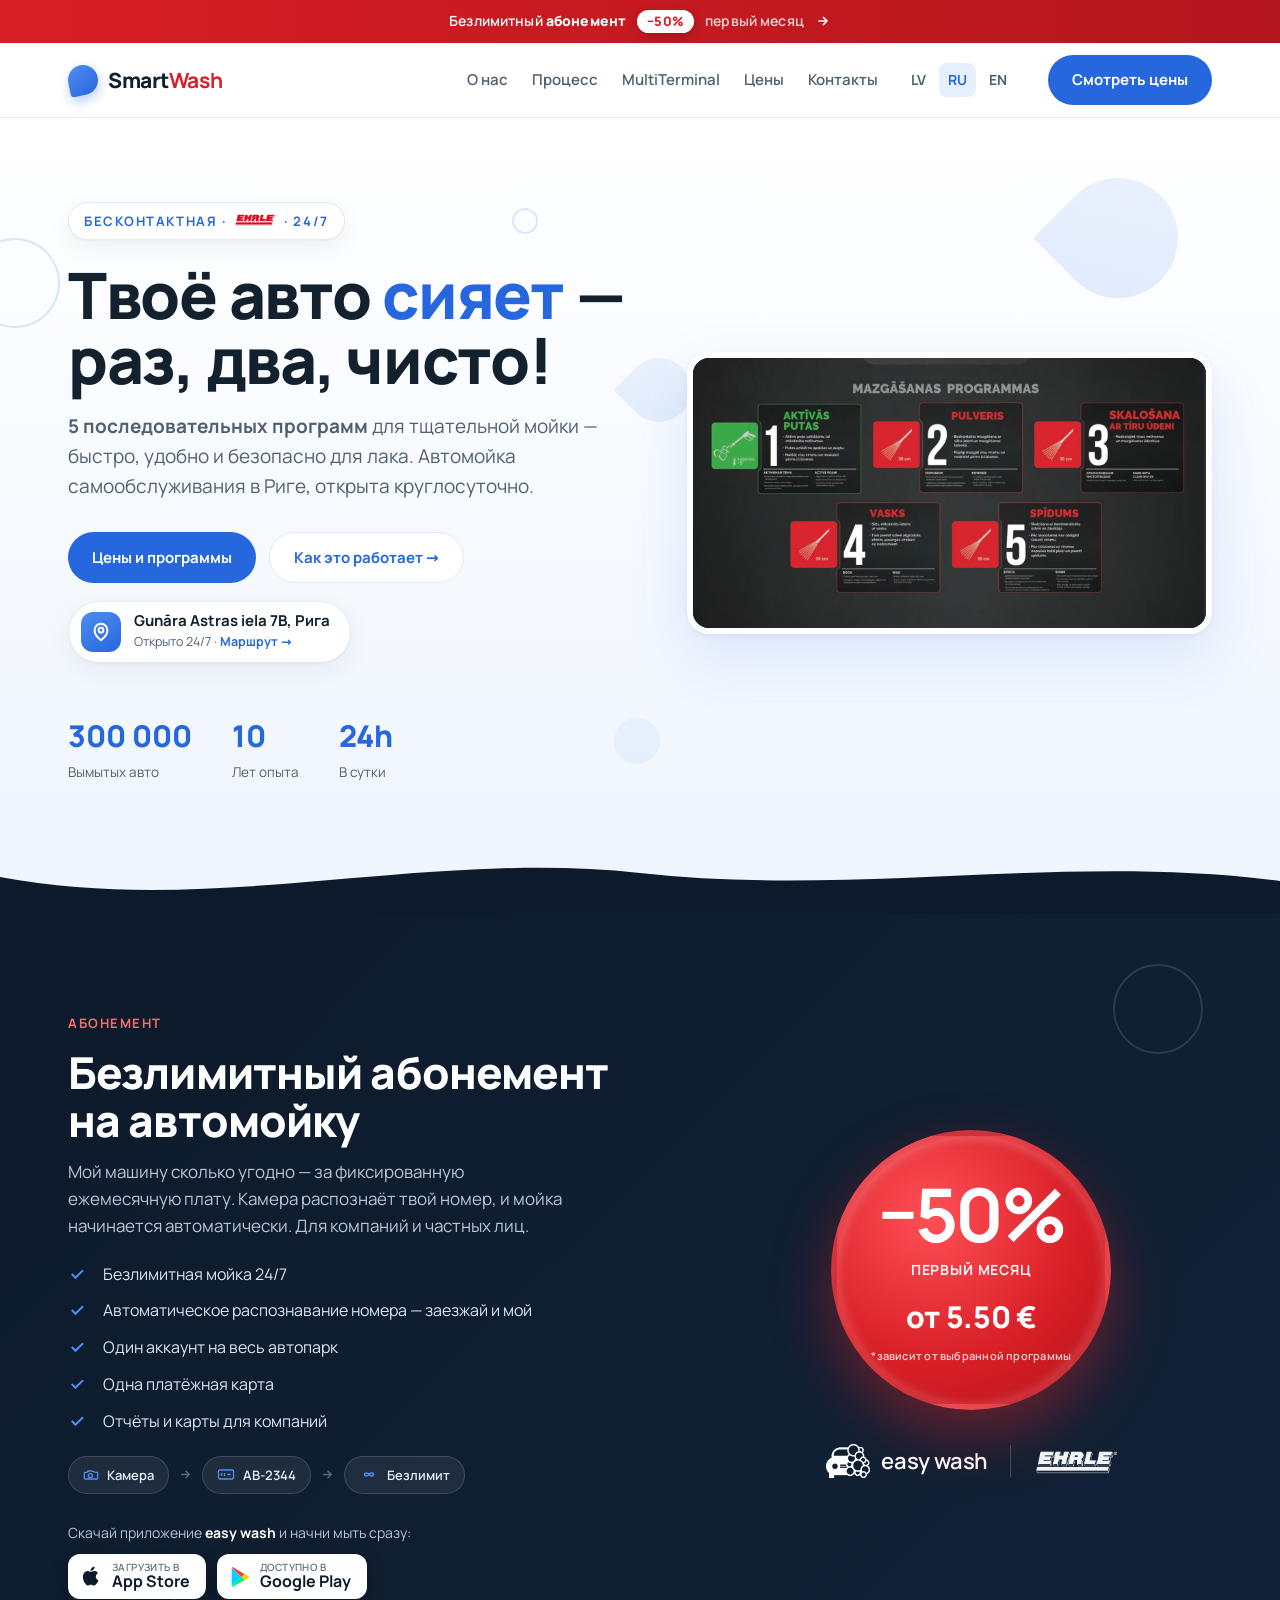
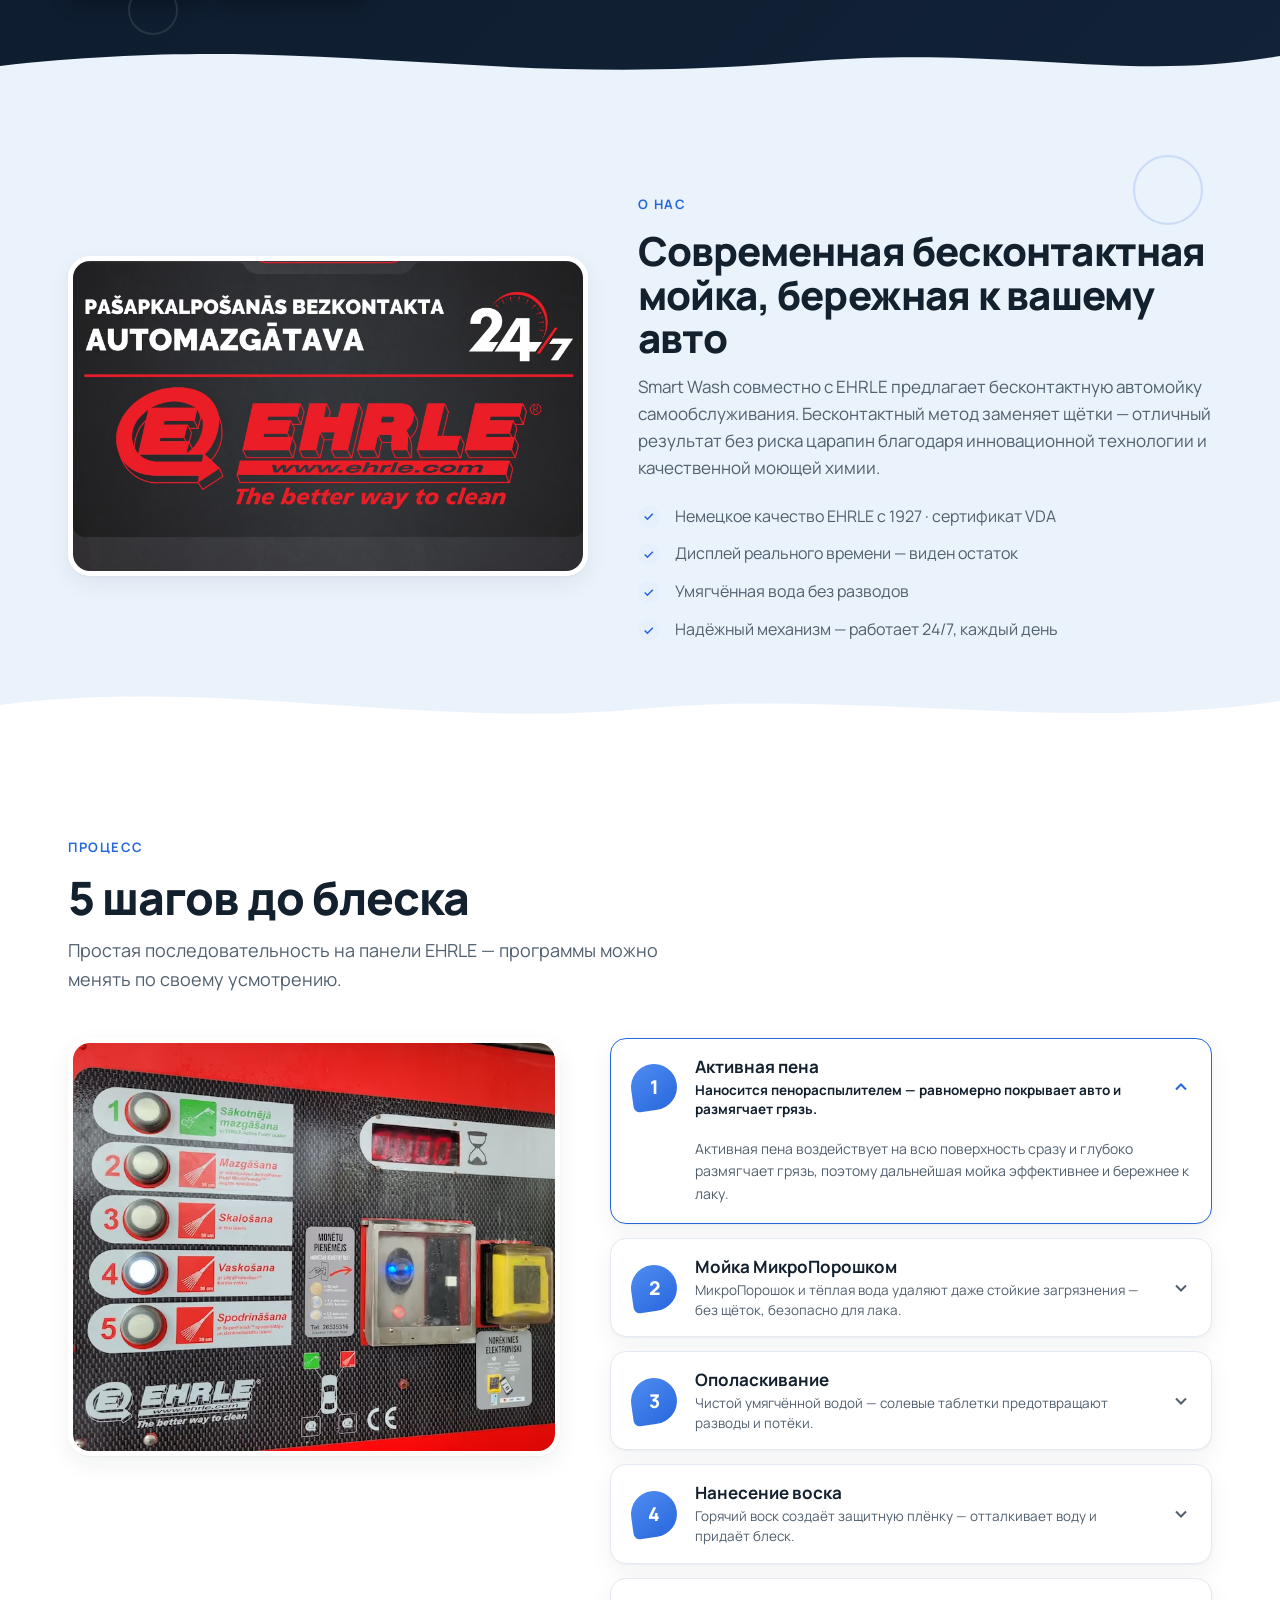
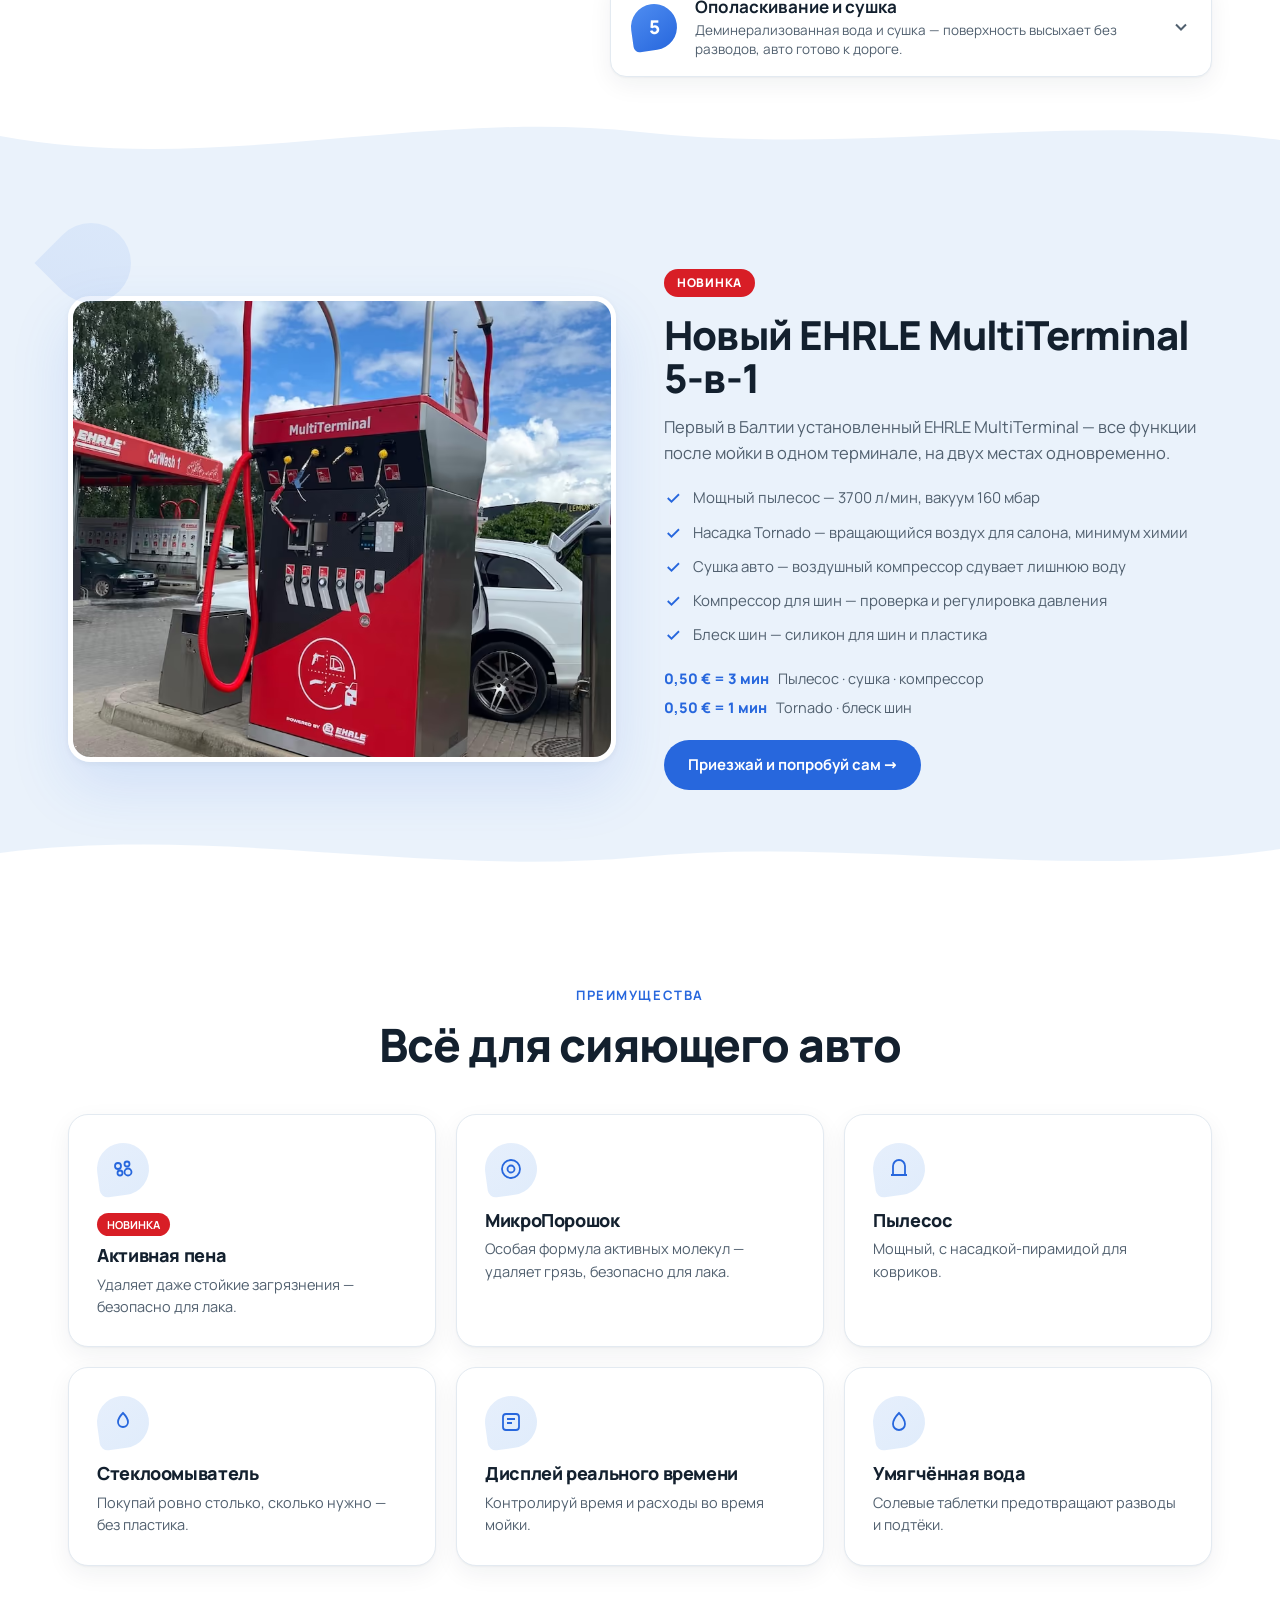
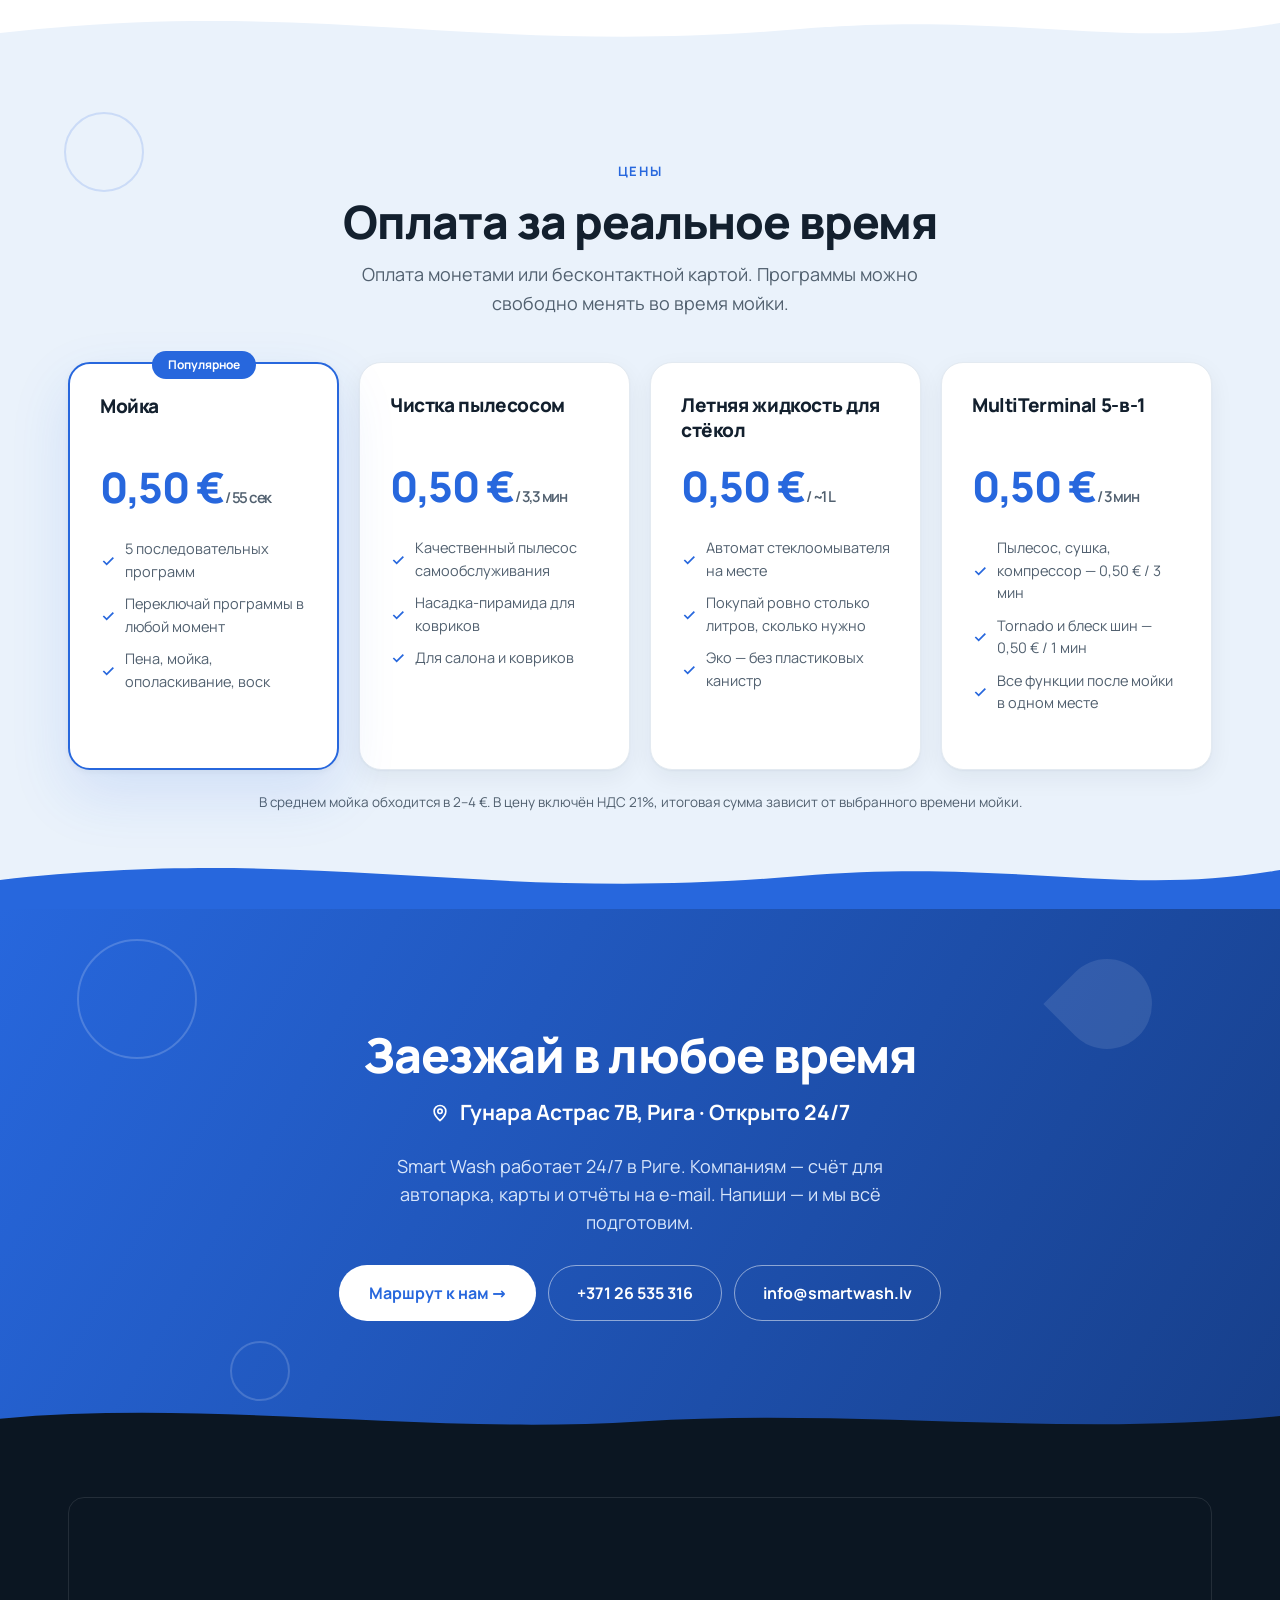
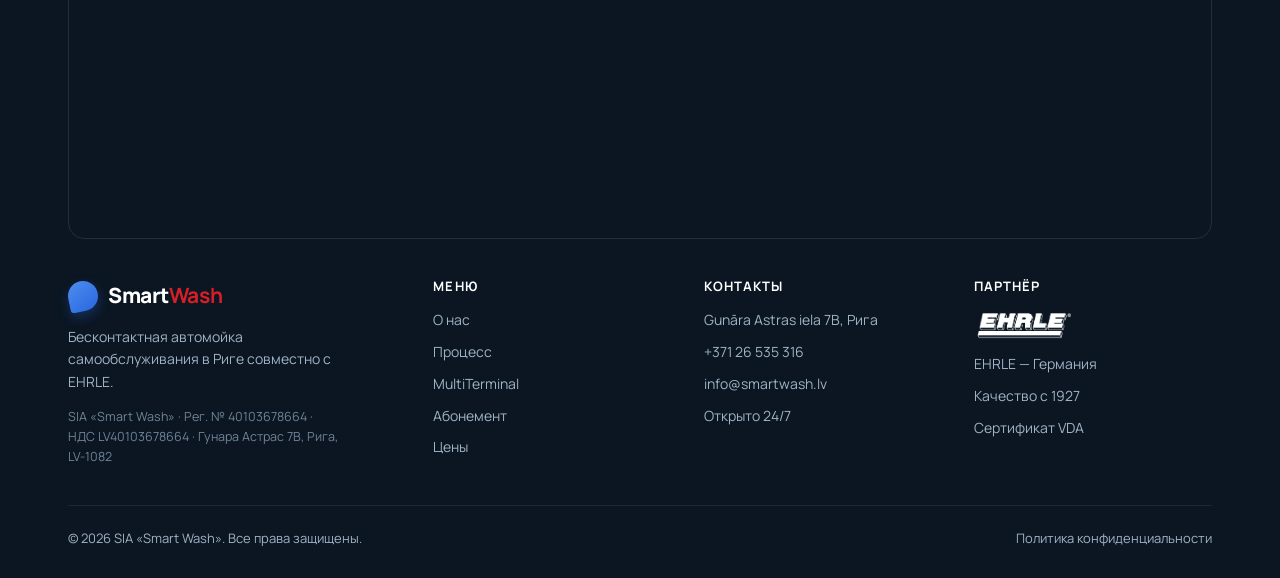
<file: ru/index.html>
<!DOCTYPE html>
<html lang="ru">
<head>
<meta charset="UTF-8">
<meta name="viewport" content="width=device-width, initial-scale=1">
<meta name="theme-color" content="#2767dd">

<title>Smart Wash — бесконтактная автомойка самообслуживания в Риге 24/7</title>
<meta name="description" content="Smart Wash — современная бесконтактная автомойка самообслуживания в Риге (ул. Гунара Астрас 7B) совместно с EHRLE. 5 программ мойки, открыто 24/7. Оплата за реальное время от 0,50 €.">
<meta name="author" content="SIA Smart Wash">
<meta name="robots" content="index, follow, max-image-preview:large">

<link rel="canonical" href="https://smartwash.lv/ru/">
<link rel="alternate" hreflang="lv" href="https://smartwash.lv/">
<link rel="alternate" hreflang="ru" href="https://smartwash.lv/ru/">
<link rel="alternate" hreflang="en" href="https://smartwash.lv/en/">
<link rel="alternate" hreflang="x-default" href="https://smartwash.lv/">

<meta property="og:type" content="website">
<meta property="og:site_name" content="Smart Wash">
<meta property="og:locale" content="ru_RU">
<meta property="og:locale:alternate" content="lv_LV">
<meta property="og:locale:alternate" content="en_US">
<meta property="og:title" content="Smart Wash — бесконтактная автомойка в Риге 24/7">
<meta property="og:description" content="Современная бесконтактная автомойка самообслуживания в Риге совместно с EHRLE. 5 программ, открыто круглосуточно.">
<meta property="og:url" content="https://smartwash.lv/ru/">
<meta property="og:image" content="https://smartwash.lv/og-cover.jpg">
<meta property="og:image:width" content="1200">
<meta property="og:image:height" content="630">
<meta property="og:image:alt" content="Автомойка Smart Wash в Риге">
<meta name="twitter:card" content="summary_large_image">
<meta name="twitter:title" content="Smart Wash — бесконтактная автомойка в Риге 24/7">
<meta name="twitter:description" content="Современная бесконтактная автомойка самообслуживания в Риге совместно с EHRLE.">
<meta name="twitter:image" content="https://smartwash.lv/og-cover.jpg">

<link rel="icon" href="../favicon.svg" type="image/svg+xml">
<link rel="icon" href="../favicon-32.png" sizes="32x32" type="image/png">
<link rel="apple-touch-icon" href="../apple-touch-icon.png">
<link rel="manifest" href="../site.webmanifest">

<link rel="preload" href="../assets/fonts/manrope-latin.woff2" as="font" type="font/woff2" crossorigin>
<link rel="preload" href="../assets/fonts/manrope-cyrillic.woff2" as="font" type="font/woff2" crossorigin>
<style>
@font-face{font-family:'Manrope';font-style:normal;font-weight:400 800;font-display:swap;src:url('../assets/fonts/manrope-cyrillic.woff2') format('woff2');unicode-range:U+0301,U+0400-045F,U+0490-0491,U+04B0-04B1,U+2116}
@font-face{font-family:'Manrope';font-style:normal;font-weight:400 800;font-display:swap;src:url('../assets/fonts/manrope-latin-ext.woff2') format('woff2');unicode-range:U+0100-02BA,U+02BD-02C5,U+02C7-02CC,U+02CE-02D7,U+02DD-02FF,U+0304,U+0308,U+0329,U+1D00-1DBF,U+1E00-1E9F,U+1EF2-1EFF,U+2020,U+20A0-20AB,U+20AD-20C0,U+2113,U+2C60-2C7F,U+A720-A7FF}
@font-face{font-family:'Manrope';font-style:normal;font-weight:400 800;font-display:swap;src:url('../assets/fonts/manrope-latin.woff2') format('woff2');unicode-range:U+0000-00FF,U+0131,U+0152-0153,U+02BB-02BC,U+02C6,U+02DA,U+02DC,U+0304,U+0308,U+0329,U+2000-206F,U+20AC,U+2122,U+2191,U+2193,U+2212,U+2215,U+FEFF,U+FFFD}
:root{
  --bw-blue:#2767dd;--bw-blue-dark:#1d51b6;--bw-blue-700:#173f8a;--bw-cyan:#4f8df1;--bw-cyan-soft:#e6effc;
  --bw-red:#d81e26;--bw-red-dark:#b3151c;
  --bw-ink:#13202e;--bw-muted:#51606f;--bw-line:#e3eaf1;--bw-bg:#f5f8fc;--bw-bg-2:#eaf2fb;--bw-card:#fff;
  --bw-font:'Manrope',system-ui,-apple-system,'Segoe UI',Helvetica,Arial,sans-serif;
  --bw-r-sm:10px;--bw-r:16px;--bw-r-lg:24px;
  --bw-shadow:0 1px 2px rgba(14,31,46,.04),0 8px 24px rgba(14,31,46,.06);
  --bw-shadow-lg:0 2px 6px rgba(14,31,46,.05),0 24px 60px rgba(39,103,221,.13);
  --bw-max:1200px;
}
*{box-sizing:border-box}
html{-webkit-text-size-adjust:100%;scroll-behavior:smooth}
body{margin:0;font-family:var(--bw-font);color:var(--bw-ink);background:#fff;line-height:1.55;overflow-x:hidden;-webkit-font-smoothing:antialiased;text-rendering:optimizeLegibility}
img{max-width:100%;display:block}
a{color:inherit;text-decoration:none}
h1,h2,h3,h4,h5{margin:0;line-height:1.08;letter-spacing:-.02em;font-weight:800}
p{margin:0}
:focus-visible{outline:3px solid var(--bw-blue);outline-offset:2px;border-radius:4px}
.bw-wrap{width:100%;max-width:var(--bw-max);margin-inline:auto;padding-inline:28px}
.bw-img{width:100%;height:100%;object-fit:cover;display:block}
.sr-only{position:absolute;width:1px;height:1px;padding:0;margin:-1px;overflow:hidden;clip:rect(0,0,0,0);white-space:nowrap;border:0}
.skip{position:absolute;left:-999px;top:0;z-index:200;background:var(--bw-blue);color:#fff;padding:12px 18px;border-radius:0 0 10px 0;font-weight:700}
.skip:focus{left:0}
.v3-nav{position:sticky;top:0;z-index:60;background:rgba(255,255,255,.88);backdrop-filter:blur(12px);border-bottom:1px solid var(--bw-line)}
.v3-nav .row{display:flex;align-items:center;gap:24px;height:74px}
.logo{display:flex;align-items:center;gap:10px;font-weight:800;font-size:21px;letter-spacing:-.02em}
.logo .drop{width:30px;height:30px;border-radius:50% 50% 50% 4px;background:linear-gradient(150deg,var(--bw-cyan),var(--bw-blue));transform:rotate(-12deg);box-shadow:0 5px 12px rgba(39,103,221,.32);flex:none}
.logo b{color:var(--bw-red)}
.v3-nav .row nav{display:flex;gap:24px;margin-left:auto;font-size:15px;font-weight:600;color:var(--bw-muted)}
.v3-nav .row nav a:hover{color:var(--bw-blue)}
.langs{display:flex;gap:4px;align-items:center;font-size:14px;font-weight:700}
.langs a{padding:6px 9px;border-radius:8px;color:var(--bw-muted)}
.langs a[aria-current="true"]{background:var(--bw-cyan-soft);color:var(--bw-blue)}
.langs a:hover{color:var(--bw-blue)}
.btn{display:inline-flex;align-items:center;gap:9px;font-weight:700;border-radius:999px;cursor:pointer;border:0;transition:transform .2s,background .2s,box-shadow .2s;font-family:inherit}
.btn-primary{background:var(--bw-blue);color:#fff;padding:13px 24px;font-size:15px}
.btn-primary:hover{background:var(--bw-blue-dark);transform:translateY(-2px);box-shadow:0 12px 26px rgba(39,103,221,.32)}
.btn-ghost{background:#fff;color:var(--bw-blue);border:1.5px solid var(--bw-line);padding:13px 24px;font-size:15px}
.btn-ghost:hover{border-color:var(--bw-blue)}
.btn-white{background:#fff;color:var(--bw-blue);padding:15px 30px;font-size:16px}
.btn-white:hover{transform:translateY(-2px);box-shadow:0 14px 34px rgba(0,0,0,.2)}
.nav-cta{margin-left:8px}
@media (max-width:760px){.v3-nav .row nav{display:none}.nav-cta{display:none}.langs{margin-left:auto}}
.burger{display:none;flex-direction:column;gap:5px;width:42px;height:42px;align-items:center;justify-content:center;background:none;border:0;cursor:pointer;padding:0;margin-left:6px}
.burger span{display:block;width:24px;height:2.5px;background:var(--bw-ink);border-radius:2px;transition:transform .3s,opacity .25s}
.v3-nav[data-open] .burger span:nth-child(1){transform:translateY(7.5px) rotate(45deg)}
.v3-nav[data-open] .burger span:nth-child(2){opacity:0}
.v3-nav[data-open] .burger span:nth-child(3){transform:translateY(-7.5px) rotate(-45deg)}
.mobnav{display:flex;flex-direction:column;overflow:hidden;max-height:0;background:var(--bw-card);border-top:1px solid var(--bw-line);box-shadow:0 18px 30px rgba(0,0,0,.08);transition:max-height .32s ease}
.v3-nav[data-open] .mobnav{max-height:88vh}
.mobnav a{padding:14px 22px;font-size:16px;font-weight:600;color:var(--bw-ink);border-bottom:1px solid var(--bw-line)}
.mobnav a:hover{background:rgba(39,103,221,.05)}
.mobnav .btn{margin:14px 22px;justify-content:center;text-align:center}
@media (min-width:761px){.mobnav{display:none}.burger{display:none!important}}
@media (max-width:760px){.burger{display:flex}}
.totop{position:fixed;right:18px;bottom:18px;width:46px;height:46px;border-radius:50%;background:var(--bw-blue);color:#fff;border:0;display:grid;place-items:center;cursor:pointer;box-shadow:0 8px 22px rgba(39,103,221,.42);opacity:0;visibility:hidden;transform:translateY(12px);transition:opacity .25s,transform .25s,visibility .25s;z-index:70}
.totop.show{opacity:1;visibility:visible;transform:translateY(0)}
.totop:hover{background:var(--bw-blue-700)}
.dewdrop{position:absolute;border-radius:50% 50% 50% 0;transform:rotate(45deg);background:linear-gradient(155deg,var(--bw-cyan),var(--bw-blue));opacity:.12;pointer-events:none}
.bubble{position:absolute;border-radius:50%;border:2px solid rgba(39,103,221,.16);pointer-events:none}
.bubble.fill{background:rgba(39,103,221,.06);border:0}
@keyframes floaty{0%,100%{transform:translateY(0) rotate(45deg)}50%{transform:translateY(-14px) rotate(45deg)}}
.reveal{animation:bwRise .7s cubic-bezier(.2,.7,.2,1) both}
@keyframes bwRise{from{opacity:0;transform:translateY(24px)}to{opacity:1;transform:none}}
@media (prefers-reduced-motion:reduce){.reveal,.dewdrop,.bubble{animation:none!important}html{scroll-behavior:auto}}
.wave{position:absolute;left:0;right:0;bottom:-1px;width:100%;height:70px;display:block}
@media (max-width:600px){.wave{height:44px}}
.sec{position:relative;padding:96px 0}
.sec.light{background:var(--bw-bg-2)}
.sec-head{max-width:60ch;margin-bottom:44px}
.sec-head.center{text-align:center;margin-inline:auto}
.eyebrow{display:inline-flex;align-items:center;gap:8px;font-size:13px;font-weight:700;letter-spacing:.12em;text-transform:uppercase;color:var(--bw-blue)}
.sec-head h2{font-size:clamp(30px,4vw,46px);margin:14px 0;letter-spacing:-.02em}
.sec-head p{font-size:18px;color:var(--bw-muted);line-height:1.6}
.v3-hero{position:relative;padding:84px 0 130px;background:linear-gradient(180deg,#fff 0%,#eef5fd 100%);overflow:hidden}
.v3-hero .grid{position:relative;z-index:2;display:grid;grid-template-columns:1.04fr .96fr;gap:50px;align-items:center}
@media (max-width:920px){.v3-hero .grid{grid-template-columns:1fr}}
.v3-hero .eyebrow{background:#fff;border:1px solid var(--bw-line);padding:8px 15px;border-radius:999px;box-shadow:var(--bw-shadow)}
.eb-ehrle{height:13px;width:auto;display:inline-block;vertical-align:middle;position:relative;top:-1px}
.v3-hero h1{font-size:clamp(38px,5.4vw,64px);margin:22px 0 18px;line-height:1.02}
.v3-hero h1 em{font-style:normal;color:var(--bw-blue)}
.v3-hero p.lead{font-size:19px;color:var(--bw-muted);max-width:46ch;line-height:1.6}
.hero-cta{display:flex;gap:13px;margin-top:30px;flex-wrap:wrap}
.hero-loc{display:inline-flex;align-items:center;gap:13px;margin-top:18px;padding:10px 20px 10px 12px;background:#fff;border:1px solid var(--bw-line);border-radius:999px;box-shadow:var(--bw-shadow);text-decoration:none;color:var(--bw-ink);transition:box-shadow .2s ease,transform .2s ease}
.hero-loc:hover{box-shadow:var(--bw-shadow-lg);transform:translateY(-2px)}
.hero-loc .pin{width:40px;height:40px;border-radius:12px;background:linear-gradient(150deg,var(--bw-cyan),var(--bw-blue));display:grid;place-items:center;color:#fff;flex:none}
.hero-loc b{display:block;font-size:15px;font-weight:700;line-height:1.25}
.hero-loc small{display:block;font-size:12.5px;color:var(--bw-muted);margin-top:1px}
.hero-loc .go{color:var(--bw-blue);font-weight:700;white-space:nowrap}
.hero-photo{position:relative}
.hero-photo .frame{aspect-ratio:4/3.6;border-radius:26px;overflow:hidden;box-shadow:var(--bw-shadow-lg);border:6px solid #fff}
.hero-badge{position:absolute;left:-22px;bottom:30px;background:#fff;border-radius:16px;padding:14px 18px;box-shadow:var(--bw-shadow-lg);display:flex;align-items:center;gap:12px}
.hero-badge .b-drop{width:38px;height:38px;border-radius:50% 50% 50% 4px;background:linear-gradient(150deg,var(--bw-cyan),var(--bw-blue));transform:rotate(-12deg);flex:none}
.hero-badge b{font-size:15px}.hero-badge small{display:block;font-size:12.5px;color:var(--bw-muted)}
.hero-badge.top{left:auto;right:-18px;top:26px;bottom:auto}
.hero-badge .b-num{width:38px;height:38px;border-radius:12px;background:linear-gradient(150deg,var(--bw-cyan),var(--bw-blue));color:#fff;font-weight:800;font-size:19px;display:grid;place-items:center;flex:none}
@media (max-width:380px){.hero-badge{left:0}.hero-badge.top{right:0}}
.hero-strip{position:relative;z-index:2;display:flex;gap:40px;margin-top:50px;flex-wrap:wrap}
.hero-strip .st b{display:block;font-size:30px;font-weight:800;color:var(--bw-blue)}
.hero-strip .st span{font-size:13.5px;color:var(--bw-muted)}
@media (max-width:600px){.hero-strip{justify-content:center;gap:14px}.promo-apps-label{text-align:center}.hero-cta{flex-wrap:nowrap}.hero-cta .btn{flex:1;justify-content:center;text-align:center;font-size:14px;padding:13px 10px}.store-row{justify-content:center;flex-wrap:nowrap}.store-btn{flex:1;justify-content:center}.promo-flow{justify-content:center}.mt-cta{display:flex;width:max-content;max-width:100%;margin-left:auto;margin-right:auto}.hero-loc{display:flex;width:max-content;max-width:100%;margin-left:auto;margin-right:auto}}
.about{display:grid;grid-template-columns:.95fr 1.05fr;gap:50px;align-items:center}
@media (max-width:920px){.about{grid-template-columns:1fr}}
.about .photo{aspect-ratio:5/4;border-radius:22px;overflow:hidden;box-shadow:var(--bw-shadow);border:5px solid #fff}
.about ul{list-style:none;padding:0;margin:22px 0 0;display:grid;gap:13px}
.about ul li{display:grid;grid-template-columns:26px 1fr;gap:11px;font-size:16px;color:var(--bw-muted)}
.about ul li .tick{width:22px;height:22px;border-radius:50%;background:var(--bw-cyan-soft);color:var(--bw-blue);display:grid;place-items:center;margin-top:2px}
.pwrap{display:grid;grid-template-columns:.9fr 1.1fr;gap:50px;align-items:start}
@media (max-width:920px){.pwrap{grid-template-columns:1fr}}
.pwrap .photo{aspect-ratio:4/3.4;border-radius:22px;overflow:hidden;box-shadow:var(--bw-shadow);border:5px solid #fff}
.steps{display:grid;gap:14px;list-style:none;padding:0;margin:0}
.pstep{background:#fff;border:1px solid var(--bw-line);border-radius:16px;box-shadow:var(--bw-shadow);overflow:hidden;transition:border-color .2s}
.pstep[data-open]{border-color:var(--bw-blue)}
.pstep-head{display:grid;grid-template-columns:46px 1fr 20px;gap:18px;align-items:center;width:100%;background:none;border:0;text-align:left;padding:16px 20px;cursor:pointer;color:inherit;font-family:inherit}
.pstep-head:hover{background:rgba(39,103,221,.04)}
.pstep .dnum{width:46px;height:46px;border-radius:50% 50% 50% 6px;background:linear-gradient(150deg,var(--bw-cyan),var(--bw-blue));color:#fff;font-weight:800;font-size:19px;display:grid;place-items:center;transform:rotate(-8deg)}
.pstep .dnum span{transform:rotate(8deg);display:block}
.pstep-title{display:block;font-size:17px;font-weight:700}
.pstep-lead{display:block;font-size:13.5px;color:var(--bw-muted);margin-top:3px;line-height:1.45;font-weight:400;transition:color .25s,font-weight .25s}
.pstep[data-open] .pstep-lead{font-weight:700;color:var(--bw-ink)}
.pstep-chev{color:var(--bw-muted);transition:transform .3s,color .3s;justify-self:end}
.pstep[data-open] .pstep-chev{transform:rotate(180deg);color:var(--bw-blue)}
.pstep-body{display:grid;grid-template-rows:0fr;transition:grid-template-rows .32s ease}
.pstep[data-open] .pstep-body{grid-template-rows:1fr}
.pstep-body-in{overflow:hidden}
.pstep-body-in p{margin:0;padding:2px 20px 18px 84px;font-size:14px;color:var(--bw-muted);line-height:1.6}

/* ===== Hero programs poster ===== */
.hero-poster{border-radius:22px;overflow:hidden;box-shadow:var(--bw-shadow-lg);border:6px solid #fff;background:#16181d}
.hero-poster img{display:block;width:100%;height:auto}
.mt{display:grid;grid-template-columns:1fr 1fr;gap:48px;align-items:center}
@media (max-width:920px){.mt{grid-template-columns:1fr}}
.mt .photo{aspect-ratio:4/3.4;border-radius:22px;overflow:hidden;box-shadow:var(--bw-shadow-lg);border:5px solid #fff}
.tag-new{display:inline-block;font-size:12px;font-weight:800;letter-spacing:.06em;color:#fff;background:var(--bw-red);padding:5px 13px;border-radius:999px}
.mt h2{font-size:clamp(28px,3.6vw,40px);margin:16px 0 14px}
.mt p{font-size:16.5px;color:var(--bw-muted);line-height:1.6}
.mt ul{list-style:none;padding:0;margin:20px 0 0;display:grid;gap:11px}
.mt-tariff{margin-top:22px;display:grid;gap:9px}
.mt-tariff span{display:flex;gap:9px;align-items:baseline;font-size:14.5px;color:var(--bw-muted);line-height:1.4}
.mt-tariff b{color:var(--bw-blue);white-space:nowrap;font-weight:800;flex:none}
.mt ul li{display:flex;gap:11px;align-items:flex-start;font-size:15px;color:var(--bw-muted)}
.mt ul li svg{color:var(--bw-blue);margin-top:3px;flex:none}
.fgrid{display:grid;grid-template-columns:repeat(3,1fr);gap:20px}
@media (max-width:900px){.fgrid{grid-template-columns:1fr 1fr}}
@media (max-width:560px){.fgrid{grid-template-columns:1fr}}
.feat{background:#fff;border:1px solid var(--bw-line);border-radius:20px;padding:28px;box-shadow:var(--bw-shadow);transition:transform .2s,box-shadow .2s}
.feat:hover{transform:translateY(-4px);box-shadow:var(--bw-shadow-lg)}
.feat .dic{width:52px;height:52px;border-radius:50% 50% 50% 8px;background:linear-gradient(150deg,var(--bw-cyan-soft),#e0ecfb);color:var(--bw-blue);display:grid;place-items:center;margin-bottom:16px;transform:rotate(-8deg)}
.feat .dic svg{transform:rotate(8deg)}
.feat .tag{display:inline-block;font-size:11px;font-weight:700;color:#fff;background:var(--bw-red);padding:3px 10px;border-radius:999px;margin-bottom:10px}
.feat h3{font-size:18px;margin-bottom:8px}
.feat p{font-size:14.5px;color:var(--bw-muted);line-height:1.55}
.price-grid{display:grid;grid-template-columns:repeat(auto-fit,minmax(220px,1fr));gap:20px;align-items:stretch}
@media (max-width:820px){.price-grid{grid-template-columns:1fr}}
.price{border:1px solid var(--bw-line);border-radius:22px;padding:30px;background:#fff;box-shadow:var(--bw-shadow)}
.price.hot{border:2px solid var(--bw-blue);position:relative;box-shadow:var(--bw-shadow-lg)}
.price.hot::before{content:attr(data-badge);position:absolute;top:-13px;left:50%;transform:translateX(-50%);background:var(--bw-blue);color:#fff;font-size:12px;font-weight:700;padding:5px 16px;border-radius:999px;white-space:nowrap}
.price h3{font-size:19px;line-height:1.3;min-height:2.6em}
.price .amt{font-size:42px;font-weight:800;letter-spacing:-.03em;margin:12px 0 2px;color:var(--bw-blue)}
.price .amt small{font-size:15px;font-weight:600;color:var(--bw-muted)}
.price ul{list-style:none;padding:0;margin:18px 0 24px;display:grid;gap:10px;font-size:14.5px;color:var(--bw-muted)}
.price li{display:flex;gap:9px;align-items:center}
.price li svg{flex:none;color:var(--bw-blue)}
.price .btn{width:100%;justify-content:center}
.price-note{text-align:center;color:var(--bw-muted);font-size:13.5px;margin-top:22px}
.cta-band{position:relative;background:linear-gradient(120deg,var(--bw-blue),var(--bw-blue-700));color:#fff;padding:120px 0;overflow:hidden}
.cta-band .inner{position:relative;z-index:2;text-align:center}
.cta-band h2{font-size:clamp(30px,4.2vw,48px);margin-bottom:16px}
.cta-band p{font-size:18px;color:#d8e6fb;max-width:50ch;margin:0 auto 28px}
footer{background:#0b1622;color:#9fb3c4;padding:56px 0 30px}
.foot-grid{display:grid;grid-template-columns:1.4fr 1fr 1fr 1fr;gap:32px}
@media (max-width:760px){.foot-grid{grid-template-columns:1fr 1fr;gap:28px}.foot-grid>:nth-child(even){text-align:right}.foot-grid>:nth-child(even) .foot-ehrle{margin-left:auto}}
footer .logo{color:#fff;margin-bottom:14px}
footer p{font-size:14px;line-height:1.6;max-width:34ch}
footer h2.fh{color:#fff;font-size:13px;letter-spacing:.08em;text-transform:uppercase;margin:0 0 16px;font-weight:700}
.foot-ehrle{height:30px;width:auto;display:block;margin:0 0 14px}
footer ul{list-style:none;padding:0;margin:0;display:grid;gap:10px;font-size:14px}
footer a:hover{color:#fff;text-decoration:underline}
.foot-bottom{border-top:1px solid rgba(255,255,255,.08);margin-top:38px;padding-top:22px;font-size:13px;display:flex;justify-content:space-between;flex-wrap:wrap;gap:10px}
.foot-bottom a:hover{color:#fff}
.cta-addr{display:inline-flex;align-items:center;gap:10px;font-size:21px;font-weight:700;color:#fff;margin:0 0 24px;flex-wrap:wrap;justify-content:center}
.cta-addr svg{flex:none}
.cta-actions{display:flex;gap:12px;justify-content:center;flex-wrap:wrap}
.btn-outline-white{background:transparent;color:#fff;border:1.5px solid rgba(255,255,255,.5);padding:15px 28px;font-size:16px}
.btn-outline-white:hover{background:rgba(255,255,255,.12);border-color:#fff}
.map-sec{border-radius:16px;overflow:hidden;margin-bottom:40px;border:1px solid rgba(255,255,255,.1);line-height:0}
.map-sec iframe{display:block;width:100%;height:340px;border:0}
.foot-reqs{color:#6f8497;font-size:12.5px;line-height:1.6;margin-top:14px;max-width:34ch}

/* ===== Announcement bar ===== */
.promobar{display:flex;align-items:center;justify-content:center;gap:11px;text-align:center;background:linear-gradient(90deg,var(--bw-red),var(--bw-red-dark));color:#fff;font-weight:600;font-size:14px;padding:10px 16px;line-height:1.3;letter-spacing:.01em;transition:background .2s}
.promobar strong{color:#fff;font-weight:800}
.promobar .pb-badge{display:inline-flex;align-items:center;background:#fff;color:var(--bw-red);font-weight:800;font-size:13px;letter-spacing:.02em;padding:3px 10px;border-radius:999px;box-shadow:0 3px 10px rgba(0,0,0,.2)}
.promobar .pb-sub{color:rgba(255,255,255,.82);font-weight:600}
.promobar:hover{background:var(--bw-red-dark)}
.promobar .arrow{transition:transform .2s}
.promobar:hover .arrow{transform:translateX(3px)}
.promobar svg{flex:none}
@media (max-width:480px){.promobar{font-size:12.5px;gap:8px;padding:9px 12px}.promobar .pb-sub{display:none}}
/* ===== Subscription promo ===== */
.promo{background:linear-gradient(135deg,#0c1a2b,#122237);color:#fff;overflow:hidden}
.promo .eyebrow{color:#ff6b6b}
.promo h2{font-size:clamp(28px,3.8vw,44px);margin:14px 0;max-width:20ch}
.promo .lead{color:#b9c6d4;font-size:17px;line-height:1.6;max-width:50ch}
.promo-grid{display:grid;grid-template-columns:1.12fr .88fr;gap:50px;align-items:center}
@media (max-width:920px){.promo-grid{grid-template-columns:1fr;gap:40px}}
.promo-list{list-style:none;padding:0;margin:22px 0;display:grid;gap:12px}
.promo-list li{display:grid;grid-template-columns:24px 1fr;gap:11px;color:#dbe6f1;font-size:16px}
.promo-list li svg{color:#4f8df1;margin-top:3px;flex:none}
.promo-flow{display:flex;align-items:center;gap:9px;margin:0 0 28px;flex-wrap:wrap}
.promo-flow .chip{display:inline-flex;align-items:center;gap:8px;background:rgba(255,255,255,.07);border:1px solid rgba(255,255,255,.14);border-radius:999px;padding:8px 14px;font-size:13px;font-weight:600;color:#e7eef6}
.promo-flow .chip svg{color:#4f8df1;flex:none}
.promo-flow .sep{color:#5b6b7d;flex:none}
.promo-visual{position:relative;display:grid;place-items:center;min-height:260px}
.promo-inf{position:absolute;width:118%;max-width:520px;color:rgba(79,141,241,.16);pointer-events:none}
.promo-off{position:relative;width:min(280px,72vw);aspect-ratio:1;border-radius:50%;background:radial-gradient(circle at 35% 30%,#ff5057,var(--bw-red) 58%,var(--bw-red-dark));display:grid;place-content:center;text-align:center;color:#fff;box-shadow:0 24px 60px rgba(216,30,38,.45),inset 0 2px 12px rgba(255,255,255,.25);border:6px solid rgba(255,255,255,.1)}
.promo-off b{font-size:clamp(46px,9vw,74px);line-height:1;letter-spacing:-.04em;display:block}
.promo-off span{font-size:14px;font-weight:700;letter-spacing:.06em;text-transform:uppercase;margin-top:8px;display:block;opacity:.95}
.promo-off .promo-price{display:block;margin-top:14px;font-style:normal;font-size:clamp(22px,4.4vw,30px);font-weight:800;letter-spacing:-.01em}
.promo-off .promo-note{display:block;margin-top:6px;font-size:11px;font-weight:600;letter-spacing:.02em;opacity:.8;padding:0 14px}
.promo-brands{display:flex;align-items:center;justify-content:center;gap:22px;margin-top:34px;flex-wrap:wrap}
.promo-brands .pb-ew{display:inline-flex;align-items:center;gap:11px}
.promo-brands .pb-ew-icon{height:34px;width:auto;flex:none}
.promo-brands .pb-ew span{color:#fff;font-size:22px;font-weight:600;letter-spacing:-.01em;line-height:1}
.promo-brands .pb-div{width:1px;height:32px;background:rgba(255,255,255,.2);flex:none}
.promo-brands .pb-ehrle{height:26px;width:auto;opacity:.95}
.promo-apps{margin-top:24px}
.promo-apps-label{display:block;font-size:14px;color:#b9c6d4;margin-bottom:11px}
.promo-apps-label strong{color:#fff;font-weight:700}
.store-row{display:flex;gap:11px;flex-wrap:wrap}
.store-btn{display:inline-flex;align-items:center;gap:10px;background:#fff;color:#0c1a2b;border-radius:12px;padding:8px 16px 8px 13px;box-shadow:0 6px 18px rgba(0,0,0,.28);transition:transform .15s,box-shadow .15s}
.store-btn:hover{transform:translateY(-2px);box-shadow:0 11px 26px rgba(0,0,0,.4)}
.store-btn svg{flex:none}
.store-btn span{display:flex;flex-direction:column;line-height:1.08;font-size:16px;font-weight:700}
.store-btn small{font-size:10px;font-weight:600;letter-spacing:.04em;text-transform:uppercase;opacity:.62}
.btn-red{background:var(--bw-red);color:#fff;padding:14px 26px;font-size:15px}
.btn-red:hover{background:var(--bw-red-dark);transform:translateY(-2px);box-shadow:0 12px 26px rgba(216,30,38,.4)}
</style>

<script type="application/ld+json">
{
  "@context": "https://schema.org",
  "@type": "AutoWash",
  "@id": "https://smartwash.lv/#business",
  "name": "Smart Wash",
  "legalName": "SIA \"SMART WASH\"",
  "url": "https://smartwash.lv/ru/",
  "image": "https://smartwash.lv/og-cover.jpg",
  "logo": "https://smartwash.lv/icon-512.png",
  "description": "Бесконтактная автомойка самообслуживания в Риге совместно с EHRLE. 5 программ мойки, открыто 24/7.",
  "telephone": "+37126535316",
  "email": "info@smartwash.lv",
  "vatID": "LV40103678664",
  "taxID": "40103678664",
  "currenciesAccepted": "EUR",
  "paymentAccepted": "Cash, Contactless card, Coins",
  "priceRange": "€",
  "address": {
    "@type": "PostalAddress",
    "streetAddress": "Gunāra Astras iela 7B",
    "addressLocality": "Rīga",
    "postalCode": "LV-1082",
    "addressCountry": "LV"
  },
  "geo": { "@type": "GeoCoordinates", "latitude": 56.954624, "longitude": 24.1878648 },
  "hasMap": "https://www.google.com/maps/search/?api=1&query=Gun%C4%81ra+Astras+iela+7B+R%C4%ABga",
  "openingHoursSpecification": {
    "@type": "OpeningHoursSpecification",
    "dayOfWeek": ["Monday","Tuesday","Wednesday","Thursday","Friday","Saturday","Sunday"],
    "opens": "00:00", "closes": "23:59"
  },
  "areaServed": { "@type": "City", "name": "Rīga" }
}
</script>
</head>
<body>
<a class="skip" href="#main">Перейти к содержимому</a>

<a class="promobar" href="#abonements"><span>Безлимитный <strong>абонемент</strong></span><span class="pb-badge">−50%</span><span class="pb-sub">первый месяц</span><svg class="arrow" width="16" height="16" viewBox="0 0 24 24" fill="none" stroke="currentColor" stroke-width="2.4" aria-hidden="true"><path d="M5 12h13M12 6l6 6-6 6"/></svg></a>

<header class="v3-nav">
  <div class="bw-wrap row">
    <a class="logo" href="../ru/" aria-label="Smart Wash — главная"><span class="drop" aria-hidden="true"></span><span class="wm">Smart<b>Wash</b></span></a>
    <nav aria-label="Основная навигация">
      <a href="#about">О нас</a>
      <a href="#process">Процесс</a>
      <a href="#mt">MultiTerminal</a>
      <a href="#pricing">Цены</a>
      <a href="#contact">Контакты</a>
    </nav>
    <div class="langs" role="navigation" aria-label="Выбор языка">
      <a href="../" hreflang="lv">LV</a>
      <a href="../ru/" aria-current="true" hreflang="ru">RU</a>
      <a href="../en/" hreflang="en">EN</a>
    </div>
    <a class="btn btn-primary nav-cta" href="#pricing">Смотреть цены</a>
    <button class="burger" type="button" aria-label="Открыть меню" aria-expanded="false" aria-controls="mobnav"><span></span><span></span><span></span></button>
  </div>
  <nav class="mobnav" id="mobnav" aria-label="Мобильная навигация">
    <a href="#about">О нас</a>
    <a href="#process">Процесс</a>
    <a href="#mt">MultiTerminal</a>
    <a href="#abonements">Абонемент</a>
    <a href="#pricing">Цены</a>
    <a href="#contact">Контакты</a>
    <a class="btn btn-primary" href="#pricing">Смотреть цены</a>
  </nav>
</header>

<main id="main">

<section class="v3-hero" aria-labelledby="hero-h">
  <span class="dewdrop" style="width:120px;height:120px;top:60px;right:8%;animation:floaty 7s ease-in-out infinite" aria-hidden="true"></span>
  <span class="dewdrop" style="width:64px;height:64px;top:240px;right:46%;opacity:.1;animation:floaty 9s ease-in-out infinite" aria-hidden="true"></span>
  <span class="bubble" style="width:90px;height:90px;top:120px;left:-30px" aria-hidden="true"></span>
  <span class="bubble fill" style="width:46px;height:46px;bottom:150px;left:48%" aria-hidden="true"></span>
  <span class="bubble" style="width:26px;height:26px;top:90px;left:40%" aria-hidden="true"></span>
  <div class="bw-wrap grid">
    <div>
      <span class="eyebrow">Бесконтактная · <img class="eb-ehrle" src="../assets/img/ehrle.png" width="42" height="13" alt="EHRLE" decoding="async"> · 24/7</span>
      <h1 id="hero-h">Твоё авто <em>сияет</em> — раз, два, чисто!</h1>
      <p class="lead"><strong>5 последовательных программ</strong> для тщательной мойки — быстро, удобно и безопасно для лака. Автомойка самообслуживания в Риге, открыта круглосуточно.</p>
      <div class="hero-cta">
        <a class="btn btn-primary" href="#pricing">Цены и программы</a>
        <a class="btn btn-ghost" href="#process">Как это работает →</a>
      </div>
      <a class="hero-loc" href="https://www.google.com/maps/dir/?api=1&destination=Gun%C4%81ra+Astras+iela+7B%2C+R%C4%ABga" target="_blank" rel="noopener" aria-label="Наше расположение: Gunāra Astras iela 7B, Рига — открыть на карте">
        <span class="pin" aria-hidden="true"><svg width="22" height="22" viewBox="0 0 24 24" fill="none" stroke="currentColor" stroke-width="2.2" stroke-linecap="round" stroke-linejoin="round"><path d="M12 21s7-5.5 7-11a7 7 0 1 0-14 0c0 5.5 7 11 7 11z"/><circle cx="12" cy="10" r="2.6"/></svg></span>
        <span><b>Gunāra Astras iela 7B, Рига</b><small>Открыто 24/7 · <span class="go">Маршрут →</span></small></span>
      </a>
      <div class="hero-strip">
        <div class="st"><b>300&thinsp;000</b><span>Вымытых авто</span></div>
        <div class="st"><b>10</b><span>Лет опыта</span></div>
        <div class="st"><b>24h</b><span>В сутки</span></div>
      </div>
    </div>
    <div class="hero-poster">
      <picture>
        <source type="image/avif" srcset="../assets/img/programs.avif">
        <source type="image/webp" srcset="../assets/img/programs.webp">
        <img class="bw-img" src="../assets/img/programs.jpg" width="1500" height="789" alt="Программы мойки EHRLE — 5 шагов" fetchpriority="high" decoding="async">
      </picture>
    </div>
  </div>
  <svg class="wave" viewBox="0 0 1440 70" preserveAspectRatio="none" aria-hidden="true" focusable="false"><path d="M0,32 C240,72 480,4 720,28 C960,52 1200,8 1440,36 L1440,70 L0,70 Z" fill="#0c1a2b"></path></svg>
</section>

<!-- SUBSCRIPTION PROMO -->
<section class="sec promo" id="abonements" aria-labelledby="promo-h">
  <span class="bubble" style="width:90px;height:90px;top:50px;right:6%;border-color:rgba(255,255,255,.12)" aria-hidden="true"></span>
  <span class="bubble" style="width:50px;height:50px;bottom:60px;left:10%;border-color:rgba(255,255,255,.1)" aria-hidden="true"></span>
  <div class="bw-wrap promo-grid">
    <div>
      <span class="eyebrow">Абонемент</span>
      <h2 id="promo-h">Безлимитный абонемент на автомойку</h2>
      <p class="lead">Мой машину сколько угодно — за фиксированную ежемесячную плату. Камера распознаёт твой номер, и мойка начинается автоматически. Для компаний и частных лиц.</p>
      <ul class="promo-list">
        <li><svg width="18" height="18" viewBox="0 0 24 24" fill="none" stroke="currentColor" stroke-width="2.6" aria-hidden="true"><path d="M5 12l5 5L20 7"/></svg>Безлимитная мойка 24/7</li>
        <li><svg width="18" height="18" viewBox="0 0 24 24" fill="none" stroke="currentColor" stroke-width="2.6" aria-hidden="true"><path d="M5 12l5 5L20 7"/></svg>Автоматическое распознавание номера — заезжай и мой</li>
        <li><svg width="18" height="18" viewBox="0 0 24 24" fill="none" stroke="currentColor" stroke-width="2.6" aria-hidden="true"><path d="M5 12l5 5L20 7"/></svg>Один аккаунт на весь автопарк</li>
        <li><svg width="18" height="18" viewBox="0 0 24 24" fill="none" stroke="currentColor" stroke-width="2.6" aria-hidden="true"><path d="M5 12l5 5L20 7"/></svg>Одна платёжная карта</li>
        <li><svg width="18" height="18" viewBox="0 0 24 24" fill="none" stroke="currentColor" stroke-width="2.6" aria-hidden="true"><path d="M5 12l5 5L20 7"/></svg>Отчёты и карты для компаний</li>
      </ul>
      <div class="promo-flow" role="list">
        <span class="chip" role="listitem"><svg width="16" height="16" viewBox="0 0 24 24" fill="none" stroke="currentColor" stroke-width="1.9" aria-hidden="true"><path d="M3 8h3l1.5-2h5L19 8h2a1 1 0 0 1 1 1v8a1 1 0 0 1-1 1H3a1 1 0 0 1-1-1V9a1 1 0 0 1 1-1z"/><circle cx="11" cy="13" r="3"/></svg>Камера</span><svg class="sep" width="15" height="15" viewBox="0 0 24 24" fill="none" stroke="currentColor" stroke-width="2.2" aria-hidden="true"><path d="M5 12h13M12 6l6 6-6 6"/></svg><span class="chip" role="listitem"><svg width="18" height="13" viewBox="0 0 24 16" fill="none" stroke="currentColor" stroke-width="1.8" aria-hidden="true"><rect x="2" y="2" width="20" height="12" rx="2"/><path d="M6 6v4M10 6v4M14 8h4"/></svg>AB-2344</span><svg class="sep" width="15" height="15" viewBox="0 0 24 24" fill="none" stroke="currentColor" stroke-width="2.2" aria-hidden="true"><path d="M5 12h13M12 6l6 6-6 6"/></svg><span class="chip" role="listitem"><svg width="20" height="13" viewBox="0 0 40 24" fill="none" stroke="currentColor" stroke-width="3" stroke-linecap="round" aria-hidden="true"><path d="M11 12c0-4 6-4 9 0s9 4 9 0-6-4-9 0-9 4-9 0z"/></svg>Безлимит</span>
      </div>
      <div class="promo-apps">
        <span class="promo-apps-label">Скачай приложение <strong>easy wash</strong> и начни мыть сразу:</span>
        <div class="store-row">
          <a class="store-btn" href="https://apps.apple.com/lv/app/easy-wash/id1440643365" target="_blank" rel="noopener" aria-label="Загрузить в App Store">
            <svg viewBox="0 0 24 24" width="21" height="21" fill="currentColor" aria-hidden="true"><path d="M17.05 12.04c-.03-2.77 2.26-4.1 2.36-4.16-1.29-1.88-3.29-2.14-4-2.17-1.7-.17-3.32 1-4.18 1-.86 0-2.19-.98-3.6-.95-1.85.03-3.56 1.08-4.51 2.73-1.93 3.35-.49 8.3 1.38 11.02.91 1.33 2 2.82 3.42 2.77 1.37-.05 1.89-.89 3.55-.89 1.65 0 2.12.89 3.57.86 1.47-.02 2.4-1.35 3.3-2.69 1.04-1.54 1.47-3.03 1.49-3.11-.03-.01-2.86-1.1-2.89-4.35M14.28 4.13c.76-.92 1.27-2.2 1.13-3.47-1.09.04-2.41.72-3.19 1.64-.7.81-1.31 2.11-1.15 3.35 1.21.09 2.45-.62 3.21-1.52"/></svg>
            <span><small>Загрузить в</small>App Store</span>
          </a>
          <a class="store-btn" href="https://play.google.com/store/apps/details?id=com.easywash" target="_blank" rel="noopener" aria-label="Доступно в Google Play">
            <svg viewBox="0 0 512 512" width="20" height="22" aria-hidden="true"><path fill="#00d3ff" d="M48.6 28.3A23.6 23.6 0 0 0 43 44.6v422.8a23.6 23.6 0 0 0 5.6 16.3l1.4 1.4L287.9 257.4v-2.8L50 26.9z"/><path fill="#ffce00" d="M367 336.7l-79.1-79.3v-2.8L367 175.3l1.8 1L462.5 230c26.7 15.1 26.7 40 0 55.2l-93.7 53.2z"/><path fill="#00f076" d="M368.8 335.7L287.9 256 48.6 495.4c8.8 9.3 23.3 10.5 39.7 1.2l280.5-160.9"/><path fill="#ff3a44" d="M368.8 176.3L88.3 15.5C71.9 6.1 57.4 7.3 48.6 16.6L287.9 256z"/></svg>
            <span><small>Доступно в</small>Google Play</span>
          </a>
        </div>
      </div>
    </div>
    <div class="promo-visual">
      <svg class="promo-inf" viewBox="0 0 200 100" fill="none" stroke="currentColor" stroke-width="9" stroke-linecap="round" aria-hidden="true"><path d="M60 50c0-18 28-18 40 0s40 18 40 0-28-18-40 0-40 18-40 0z"/></svg>
      <div class="promo-off"><b>−50%</b><span>первый месяц</span><em class="promo-price">от 5.50&nbsp;€</em><small class="promo-note">*зависит от выбранной программы</small></div>
      <div class="promo-brands">
        <span class="pb-ew">
          <img class="pb-ew-icon" src="../assets/img/easywash-white.png" width="44" height="34" alt="" aria-hidden="true" loading="lazy" decoding="async">
          <span>easy wash</span>
        </span>
        <span class="pb-div" aria-hidden="true"></span>
        <img class="pb-ehrle" src="../assets/img/ehrle-white.png" width="98" height="30" alt="EHRLE" loading="lazy" decoding="async">
      </div>
    </div>
  </div>
  <svg class="wave" viewBox="0 0 1440 70" preserveAspectRatio="none" aria-hidden="true" focusable="false"><path d="M0,40 C360,4 540,64 900,36 C1140,18 1260,58 1440,30 L1440,70 L0,70 Z" fill="#eaf2fb"></path></svg>
</section>

<section class="sec light" id="about" aria-labelledby="about-h">
  <span class="bubble" style="width:70px;height:70px;top:60px;right:6%" aria-hidden="true"></span>
  <div class="bw-wrap about">
    <div class="photo" style="aspect-ratio:1740/1071">
      <picture>
        <source type="image/avif" srcset="../assets/img/ehrle-banner.avif">
        <source type="image/webp" srcset="../assets/img/ehrle-banner.webp">
        <img class="bw-img" src="../assets/img/ehrle-banner.jpg" width="1740" height="1071" alt="EHRLE бесконтактная автомойка самообслуживания — работает 24/7" loading="lazy" decoding="async">
      </picture>
    </div>
    <div>
      <span class="eyebrow">О нас</span>
      <h2 id="about-h" style="font-size:clamp(28px,3.6vw,40px);margin:14px 0">Современная бесконтактная мойка, бережная к вашему авто</h2>
      <p style="font-size:17px;color:var(--bw-muted);line-height:1.6">Smart Wash совместно с EHRLE предлагает бесконтактную автомойку самообслуживания. Бесконтактный метод заменяет щётки — отличный результат без риска царапин благодаря инновационной технологии и качественной моющей химии.</p>
      <ul>
        <li><span class="tick" aria-hidden="true"><svg width="13" height="13" viewBox="0 0 24 24" fill="none" stroke="currentColor" stroke-width="3" aria-hidden="true"><path d="M5 12l5 5L20 7"/></svg></span>Немецкое качество EHRLE с 1927 · сертификат VDA</li>
        <li><span class="tick" aria-hidden="true"><svg width="13" height="13" viewBox="0 0 24 24" fill="none" stroke="currentColor" stroke-width="3" aria-hidden="true"><path d="M5 12l5 5L20 7"/></svg></span>Дисплей реального времени — виден остаток</li>
        <li><span class="tick" aria-hidden="true"><svg width="13" height="13" viewBox="0 0 24 24" fill="none" stroke="currentColor" stroke-width="3" aria-hidden="true"><path d="M5 12l5 5L20 7"/></svg></span>Умягчённая вода без разводов</li>
        <li><span class="tick" aria-hidden="true"><svg width="13" height="13" viewBox="0 0 24 24" fill="none" stroke="currentColor" stroke-width="3" aria-hidden="true"><path d="M5 12l5 5L20 7"/></svg></span>Надёжный механизм — работает 24/7, каждый день</li>
      </ul>
    </div>
  </div>
  <svg class="wave" viewBox="0 0 1440 70" preserveAspectRatio="none" aria-hidden="true" focusable="false"><path d="M0,36 C240,8 480,60 720,40 C960,20 1200,64 1440,32 L1440,70 L0,70 Z" fill="#fff"></path></svg>
</section>

<!-- PROCESS -->
<section class="sec" id="process" aria-labelledby="process-h">
  <div class="bw-wrap">
    <div class="sec-head">
      <span class="eyebrow">Процесс</span>
      <h2 id="process-h">5 шагов до блеска</h2>
      <p>Простая последовательность на панели EHRLE — программы можно менять по своему усмотрению.</p>
    </div>
    <div class="pwrap">
      <div class="photo">
        <picture>
          <source type="image/avif" srcset="../assets/img/panel.avif">
          <source type="image/webp" srcset="../assets/img/panel.webp">
          <img class="bw-img" src="../assets/img/panel.jpg" width="800" height="600" alt="Панель управления EHRLE с 5 программами мойки" loading="lazy" decoding="async">
        </picture>
      </div>
      <ol class="steps">
        <li class="pstep" data-open>
          <button class="pstep-head" type="button" aria-expanded="true" aria-controls="ps1"><span class="dnum" aria-hidden="true"><span>1</span></span><span><span class="pstep-title">Активная пена</span><span class="pstep-lead">Наносится пенораспылителем — равномерно покрывает авто и размягчает грязь.</span></span><svg class="pstep-chev" width="20" height="20" viewBox="0 0 24 24" fill="none" stroke="currentColor" stroke-width="2.4" aria-hidden="true"><path d="M6 9l6 6 6-6"/></svg></button>
          <div class="pstep-body" id="ps1"><div class="pstep-body-in"><p>Активная пена воздействует на всю поверхность сразу и глубоко размягчает грязь, поэтому дальнейшая мойка эффективнее и бережнее к лаку.</p></div></div>
        </li>
        <li class="pstep">
          <button class="pstep-head" type="button" aria-expanded="false" aria-controls="ps2"><span class="dnum" aria-hidden="true"><span>2</span></span><span><span class="pstep-title">Мойка МикроПорошком</span><span class="pstep-lead">МикроПорошок и тёплая вода удаляют даже стойкие загрязнения — без щёток, безопасно для лака.</span></span><svg class="pstep-chev" width="20" height="20" viewBox="0 0 24 24" fill="none" stroke="currentColor" stroke-width="2.4" aria-hidden="true"><path d="M6 9l6 6 6-6"/></svg></button>
          <div class="pstep-body" id="ps2"><div class="pstep-body-in"><p>В основе МикроПорошка — особая формула активных молекул; он удаляет даже самые стойкие загрязнения без щёток. Важно: средству нельзя давать высохнуть на авто.</p></div></div>
        </li>
        <li class="pstep">
          <button class="pstep-head" type="button" aria-expanded="false" aria-controls="ps3"><span class="dnum" aria-hidden="true"><span>3</span></span><span><span class="pstep-title">Ополаскивание</span><span class="pstep-lead">Чистой умягчённой водой — солевые таблетки предотвращают разводы и потёки.</span></span><svg class="pstep-chev" width="20" height="20" viewBox="0 0 24 24" fill="none" stroke="currentColor" stroke-width="2.4" aria-hidden="true"><path d="M6 9l6 6 6-6"/></svg></button>
          <div class="pstep-body" id="ps3"><div class="pstep-body-in"><p>Специальные солевые таблетки поддерживают эффективность блока умягчения воды и обеспечивают воду нужной мягкости — это особенно важно для качественной мойки и предотвращает разводы.</p></div></div>
        </li>
        <li class="pstep">
          <button class="pstep-head" type="button" aria-expanded="false" aria-controls="ps4"><span class="dnum" aria-hidden="true"><span>4</span></span><span><span class="pstep-title">Нанесение воска</span><span class="pstep-lead">Горячий воск создаёт защитную плёнку — отталкивает воду и придаёт блеск.</span></span><svg class="pstep-chev" width="20" height="20" viewBox="0 0 24 24" fill="none" stroke="currentColor" stroke-width="2.4" aria-hidden="true"><path d="M6 9l6 6 6-6"/></svg></button>
          <div class="pstep-body" id="ps4"><div class="pstep-body-in"><p>Воск вместе с тёплой водой образует защитную плёнку на кузове: она отталкивает воду, защищает краску от грязи и придаёт блеск — авто дольше остаётся чистым.</p></div></div>
        </li>
        <li class="pstep">
          <button class="pstep-head" type="button" aria-expanded="false" aria-controls="ps5"><span class="dnum" aria-hidden="true"><span>5</span></span><span><span class="pstep-title">Ополаскивание и сушка</span><span class="pstep-lead">Деминерализованная вода и сушка — поверхность высыхает без разводов, авто готово к дороге.</span></span><svg class="pstep-chev" width="20" height="20" viewBox="0 0 24 24" fill="none" stroke="currentColor" stroke-width="2.4" aria-hidden="true"><path d="M6 9l6 6 6-6"/></svg></button>
          <div class="pstep-body" id="ps5"><div class="pstep-body-in"><p>После ополаскивания деминерализованной водой современная сушка быстро высушивает авто. Поверхность необязательно вытирать — она остаётся без разводов и потёков, чистой и защищённой.</p></div></div>
        </li>
      </ol>
    </div>
  </div>
  <svg class="wave" viewBox="0 0 1440 70" preserveAspectRatio="none" aria-hidden="true" focusable="false"><path d="M0,32 C240,72 480,4 720,28 C960,52 1200,8 1440,36 L1440,70 L0,70 Z" fill="#eaf2fb"></path></svg>
</section>

<section class="sec light" id="mt" aria-labelledby="mt-h">
  <span class="dewdrop" style="width:80px;height:80px;top:50px;left:4%;opacity:.1;animation:floaty 8s ease-in-out infinite" aria-hidden="true"></span>
  <div class="bw-wrap mt">
    <div class="photo">
      <picture>
        <source type="image/avif" srcset="../assets/img/terminal.avif">
        <source type="image/webp" srcset="../assets/img/terminal.webp">
        <img class="bw-img" src="../assets/img/terminal.jpg" width="800" height="1067" alt="Терминал оплаты и сервиса EHRLE MultiTerminal 5-в-1" loading="lazy" decoding="async">
      </picture>
    </div>
    <div>
      <span class="tag-new">НОВИНКА</span>
      <h2 id="mt-h">Новый EHRLE MultiTerminal 5-в-1</h2>
      <p>Первый в Балтии установленный EHRLE MultiTerminal — все функции после мойки в одном терминале, на двух местах одновременно.</p>
      <ul>
        <li><svg width="18" height="18" viewBox="0 0 24 24" fill="none" stroke="currentColor" stroke-width="2.4" aria-hidden="true"><path d="M5 12l5 5L20 7"/></svg>Мощный пылесос — 3700 л/мин, вакуум 160 мбар</li>
        <li><svg width="18" height="18" viewBox="0 0 24 24" fill="none" stroke="currentColor" stroke-width="2.4" aria-hidden="true"><path d="M5 12l5 5L20 7"/></svg>Насадка Tornado — вращающийся воздух для салона, минимум химии</li>
        <li><svg width="18" height="18" viewBox="0 0 24 24" fill="none" stroke="currentColor" stroke-width="2.4" aria-hidden="true"><path d="M5 12l5 5L20 7"/></svg>Сушка авто — воздушный компрессор сдувает лишнюю воду</li>
        <li><svg width="18" height="18" viewBox="0 0 24 24" fill="none" stroke="currentColor" stroke-width="2.4" aria-hidden="true"><path d="M5 12l5 5L20 7"/></svg>Компрессор для шин — проверка и регулировка давления</li>
        <li><svg width="18" height="18" viewBox="0 0 24 24" fill="none" stroke="currentColor" stroke-width="2.4" aria-hidden="true"><path d="M5 12l5 5L20 7"/></svg>Блеск шин — силикон для шин и пластика</li>
      </ul>
      <div class="mt-tariff">
        <span><b>0,50 € = 3 мин</b> Пылесос · сушка · компрессор</span>
        <span><b>0,50 € = 1 мин</b> Tornado · блеск шин</span>
      </div>
      <a class="btn btn-primary mt-cta" href="https://www.google.com/maps/dir/?api=1&destination=Gun%C4%81ra+Astras+iela+7B%2C+R%C4%ABga" target="_blank" rel="noopener" style="margin-top:22px">Приезжай и попробуй сам →</a>
    </div>
  </div>
  <svg class="wave" viewBox="0 0 1440 70" preserveAspectRatio="none" aria-hidden="true" focusable="false"><path d="M0,36 C240,8 480,60 720,40 C960,20 1200,64 1440,32 L1440,70 L0,70 Z" fill="#fff"></path></svg>
</section>

<section class="sec" id="features" aria-labelledby="features-h">
  <div class="bw-wrap">
    <div class="sec-head center">
      <span class="eyebrow">Преимущества</span>
      <h2 id="features-h">Всё для сияющего авто</h2>
    </div>
    <div class="fgrid">
      <article class="feat"><span class="dic" aria-hidden="true"><svg width="24" height="24" viewBox="0 0 24 24" fill="none" stroke="currentColor" stroke-width="1.8" aria-hidden="true"><circle cx="7" cy="9" r="3"/><circle cx="16" cy="7" r="2.5"/><circle cx="17" cy="15" r="3.5"/><circle cx="9" cy="16" r="2.5"/></svg></span><span class="tag">НОВИНКА</span><h3>Активная пена</h3><p>Удаляет даже стойкие загрязнения — безопасно для лака.</p></article>
      <article class="feat"><span class="dic" aria-hidden="true"><svg width="24" height="24" viewBox="0 0 24 24" fill="none" stroke="currentColor" stroke-width="1.8" aria-hidden="true"><circle cx="12" cy="12" r="9"/><circle cx="12" cy="12" r="3.5"/></svg></span><h3>МикроПорошок</h3><p>Особая формула активных молекул — удаляет грязь, безопасно для лака.</p></article>
      <article class="feat"><span class="dic" aria-hidden="true"><svg width="24" height="24" viewBox="0 0 24 24" fill="none" stroke="currentColor" stroke-width="1.8" aria-hidden="true"><path d="M4 18h16M6 18V9a6 6 0 0 1 12 0v9"/></svg></span><h3>Пылесос</h3><p>Мощный, с насадкой-пирамидой для ковриков.</p></article>
      <article class="feat"><span class="dic" aria-hidden="true"><svg width="24" height="24" viewBox="0 0 24 24" fill="none" stroke="currentColor" stroke-width="1.8" aria-hidden="true"><path d="M12 3s5 5 5 9a5 5 0 0 1-10 0c0-4 5-9 5-9z"/></svg></span><h3>Стеклоомыватель</h3><p>Покупай ровно столько, сколько нужно — без пластика.</p></article>
      <article class="feat"><span class="dic" aria-hidden="true"><svg width="24" height="24" viewBox="0 0 24 24" fill="none" stroke="currentColor" stroke-width="1.8" aria-hidden="true"><rect x="4" y="4" width="16" height="16" rx="3"/><path d="M8 9h8M8 13h5"/></svg></span><h3>Дисплей реального времени</h3><p>Контролируй время и расходы во время мойки.</p></article>
      <article class="feat"><span class="dic" aria-hidden="true"><svg width="24" height="24" viewBox="0 0 24 24" fill="none" stroke="currentColor" stroke-width="1.8" aria-hidden="true"><path d="M12 3s6 6 6 11a6 6 0 0 1-12 0c0-5 6-11 6-11z"/></svg></span><h3>Умягчённая вода</h3><p>Солевые таблетки предотвращают разводы и подтёки.</p></article>
    </div>
  </div>
  <svg class="wave" viewBox="0 0 1440 70" preserveAspectRatio="none" aria-hidden="true" focusable="false"><path d="M0,40 C360,4 540,64 900,36 C1140,18 1260,58 1440,30 L1440,70 L0,70 Z" fill="#eaf2fb"></path></svg>
</section>

<section class="sec light" id="pricing" aria-labelledby="pricing-h">
  <span class="bubble" style="width:80px;height:80px;top:50px;left:5%" aria-hidden="true"></span>
  <div class="bw-wrap">
    <div class="sec-head center">
      <span class="eyebrow">Цены</span>
      <h2 id="pricing-h">Оплата за реальное время</h2>
      <p>Оплата монетами или бесконтактной картой. Программы можно свободно менять во время мойки.</p>
    </div>
    <div class="price-grid">
      <article class="price hot" data-badge="Популярное">
        <h3>Мойка</h3>
        <div class="amt">0,50 €<small> / 55 сек</small></div>
        <ul>
          <li><svg width="16" height="16" viewBox="0 0 24 24" fill="none" stroke="currentColor" stroke-width="2.6" aria-hidden="true"><path d="M5 12l5 5L20 7"/></svg>5 последовательных программ</li>
          <li><svg width="16" height="16" viewBox="0 0 24 24" fill="none" stroke="currentColor" stroke-width="2.6" aria-hidden="true"><path d="M5 12l5 5L20 7"/></svg>Переключай программы в любой момент</li>
          <li><svg width="16" height="16" viewBox="0 0 24 24" fill="none" stroke="currentColor" stroke-width="2.6" aria-hidden="true"><path d="M5 12l5 5L20 7"/></svg>Пена, мойка, ополаскивание, воск</li>
        </ul>      </article>
      <article class="price">
        <h3>Чистка пылесосом</h3>
        <div class="amt">0,50 €<small> / 3,3 мин</small></div>
        <ul>
          <li><svg width="16" height="16" viewBox="0 0 24 24" fill="none" stroke="currentColor" stroke-width="2.6" aria-hidden="true"><path d="M5 12l5 5L20 7"/></svg>Качественный пылесос самообслуживания</li>
          <li><svg width="16" height="16" viewBox="0 0 24 24" fill="none" stroke="currentColor" stroke-width="2.6" aria-hidden="true"><path d="M5 12l5 5L20 7"/></svg>Насадка-пирамида для ковриков</li>
          <li><svg width="16" height="16" viewBox="0 0 24 24" fill="none" stroke="currentColor" stroke-width="2.6" aria-hidden="true"><path d="M5 12l5 5L20 7"/></svg>Для салона и ковриков</li>
        </ul>      </article>
      <article class="price">
        <h3>Летняя жидкость для стёкол</h3>
        <div class="amt">0,50 €<small> / ~1 L</small></div>
        <ul>
          <li><svg width="16" height="16" viewBox="0 0 24 24" fill="none" stroke="currentColor" stroke-width="2.6" aria-hidden="true"><path d="M5 12l5 5L20 7"/></svg>Автомат стеклоомывателя на месте</li>
          <li><svg width="16" height="16" viewBox="0 0 24 24" fill="none" stroke="currentColor" stroke-width="2.6" aria-hidden="true"><path d="M5 12l5 5L20 7"/></svg>Покупай ровно столько литров, сколько нужно</li>
          <li><svg width="16" height="16" viewBox="0 0 24 24" fill="none" stroke="currentColor" stroke-width="2.6" aria-hidden="true"><path d="M5 12l5 5L20 7"/></svg>Эко — без пластиковых канистр</li>
        </ul>      </article>
      <article class="price">
        <h3>MultiTerminal 5-в-1</h3>
        <div class="amt">0,50 €<small> / 3 мин</small></div>
        <ul>
          <li><svg width="16" height="16" viewBox="0 0 24 24" fill="none" stroke="currentColor" stroke-width="2.6" aria-hidden="true"><path d="M5 12l5 5L20 7"/></svg>Пылесос, сушка, компрессор — 0,50 € / 3 мин</li>
          <li><svg width="16" height="16" viewBox="0 0 24 24" fill="none" stroke="currentColor" stroke-width="2.6" aria-hidden="true"><path d="M5 12l5 5L20 7"/></svg>Tornado и блеск шин — 0,50 € / 1 мин</li>
          <li><svg width="16" height="16" viewBox="0 0 24 24" fill="none" stroke="currentColor" stroke-width="2.6" aria-hidden="true"><path d="M5 12l5 5L20 7"/></svg>Все функции после мойки в одном месте</li>
        </ul>      </article>
    </div>
    <p class="price-note">В среднем мойка обходится в 2–4 €. В цену включён НДС 21%, итоговая сумма зависит от выбранного времени мойки.</p>
  </div>
  <svg class="wave" viewBox="0 0 1440 70" preserveAspectRatio="none" aria-hidden="true" focusable="false"><path d="M0,40 C360,4 540,64 900,36 C1140,18 1260,58 1440,30 L1440,70 L0,70 Z" fill="#2767dd"></path></svg>
</section>

<section class="cta-band" id="cta" aria-labelledby="cta-h">
  <span class="bubble" style="width:120px;height:120px;top:30px;left:6%;border-color:rgba(255,255,255,.18)" aria-hidden="true"></span>
  <span class="bubble" style="width:60px;height:60px;bottom:40px;left:18%;border-color:rgba(255,255,255,.16)" aria-hidden="true"></span>
  <span class="dewdrop" style="width:90px;height:90px;top:50px;right:10%;background:#fff;opacity:.1;animation:floaty 8s ease-in-out infinite" aria-hidden="true"></span>
  <div class="bw-wrap inner">
    <h2 id="cta-h">Заезжай в любое время</h2>
    <div class="cta-addr"><svg width="20" height="20" viewBox="0 0 24 24" fill="none" stroke="currentColor" stroke-width="2" aria-hidden="true"><path d="M12 21s7-5.5 7-11a7 7 0 1 0-14 0c0 5.5 7 11 7 11z"/><circle cx="12" cy="10" r="2.6"/></svg>Гунара Астрас 7B, Рига · Открыто 24/7</div>
    <p>Smart Wash работает 24/7 в Риге. Компаниям — счёт для автопарка, карты и отчёты на e-mail. Напиши — и мы всё подготовим.</p>
    <div class="cta-actions">
      <a class="btn btn-white" href="https://www.google.com/maps/dir/?api=1&destination=Gun%C4%81ra+Astras+iela+7B%2C+R%C4%ABga" target="_blank" rel="noopener">Маршрут к нам →</a>
      <a class="btn btn-outline-white" href="tel:+37126535316">+371 26 535 316</a>
      <a class="btn btn-outline-white" href="mailto:info@smartwash.lv">info@smartwash.lv</a>
    </div>
  </div>
  <svg class="wave" viewBox="0 0 1440 70" preserveAspectRatio="none" style="height:48px" aria-hidden="true" focusable="false"><path d="M0,36 C240,8 480,60 720,40 C960,20 1200,64 1440,32 L1440,70 L0,70 Z" fill="#0b1622"></path></svg>
</section>

</main>

<footer id="contact">
  <div class="bw-wrap">
    <div class="map-sec">
      <iframe src="https://www.google.com/maps?q=Gun%C4%81ra+Astras+iela+7B,+R%C4%ABga&output=embed" title="Smart Wash на карте — Гунара Астрас 7B, Рига" width="600" height="340" loading="lazy" referrerpolicy="no-referrer-when-downgrade" allowfullscreen></iframe>
    </div>
    <div class="foot-grid">
      <div>
        <a class="logo" href="../ru/" aria-label="Smart Wash — главная"><span class="drop" aria-hidden="true"></span><span class="wm">Smart<b style="color:var(--bw-red)">Wash</b></span></a>
        <p>Бесконтактная автомойка самообслуживания в Риге совместно с EHRLE.</p>
        <p class="foot-reqs">SIA «Smart Wash» · Рег. № 40103678664 · НДС LV40103678664 · Гунара Астрас 7B, Рига, LV-1082</p>
      </div>
      <nav aria-label="Навигация в подвале">
        <h2 class="fh">Меню</h2>
        <ul><li><a href="#about">О нас</a></li><li><a href="#process">Процесс</a></li><li><a href="#mt">MultiTerminal</a></li><li><a href="#abonements">Абонемент</a></li><li><a href="#pricing">Цены</a></li></ul>
      </nav>
      <div>
        <h2 class="fh">Контакты</h2>
        <ul>
          <li><a href="https://www.google.com/maps/search/?api=1&query=Gun%C4%81ra+Astras+iela+7B+R%C4%ABga" target="_blank" rel="noopener">Gunāra Astras iela 7B, Рига</a></li>
          <li><a href="tel:+37126535316">+371 26 535 316</a></li>
          <li><a href="mailto:info@smartwash.lv">info@smartwash.lv</a></li>
          <li>Открыто 24/7</li>
        </ul>
      </div>
      <div>
        <h2 class="fh">Партнёр</h2>
        <img class="foot-ehrle" src="../assets/img/ehrle-white.png" width="98" height="30" alt="EHRLE — производитель оборудования автомойки" loading="lazy" decoding="async">
        <ul><li>EHRLE — Германия</li><li>Качество с 1927</li><li>Сертификат VDA</li></ul>
      </div>
    </div>
    <div class="foot-bottom">
      <span>© 2026 SIA «Smart Wash». Все права защищены.</span>
      <span><a href="../ru/politika-konfidencialnosti.html">Политика конфиденциальности</a></span>
    </div>
  </div>
</footer>

<button class="totop" id="totop" type="button" aria-label="Наверх"><svg width="22" height="22" viewBox="0 0 24 24" fill="none" stroke="currentColor" stroke-width="2.6" aria-hidden="true"><path d="M12 19V5M6 11l6-6 6 6"/></svg></button>

<script>
(function(){
  var heads=document.querySelectorAll('.steps .pstep-head');
  heads.forEach(function(btn){
    btn.addEventListener('click',function(){
      var li=btn.parentElement, steps=li.parentElement, open=li.hasAttribute('data-open');
      steps.querySelectorAll('.pstep[data-open]').forEach(function(o){
        o.removeAttribute('data-open');
        o.querySelector('.pstep-head').setAttribute('aria-expanded','false');
      });
      if(!open){li.setAttribute('data-open','');btn.setAttribute('aria-expanded','true');}
    });
  });
  var nav=document.querySelector('.v3-nav'), burger=document.querySelector('.burger');
  if(nav&&burger){
    burger.addEventListener('click',function(){
      var open=nav.toggleAttribute('data-open');
      burger.setAttribute('aria-expanded',open?'true':'false');
    });
    nav.querySelectorAll('.mobnav a').forEach(function(a){
      a.addEventListener('click',function(){nav.removeAttribute('data-open');burger.setAttribute('aria-expanded','false');});
    });
  }
  var totop=document.querySelector('.totop');
  if(totop){
    var onScroll=function(){totop.classList.toggle('show',window.scrollY>600);};
    window.addEventListener('scroll',onScroll,{passive:true});onScroll();
    totop.addEventListener('click',function(){window.scrollTo({top:0,behavior:'smooth'});});
  }
})();
</script>
</body>
</html>
</file>
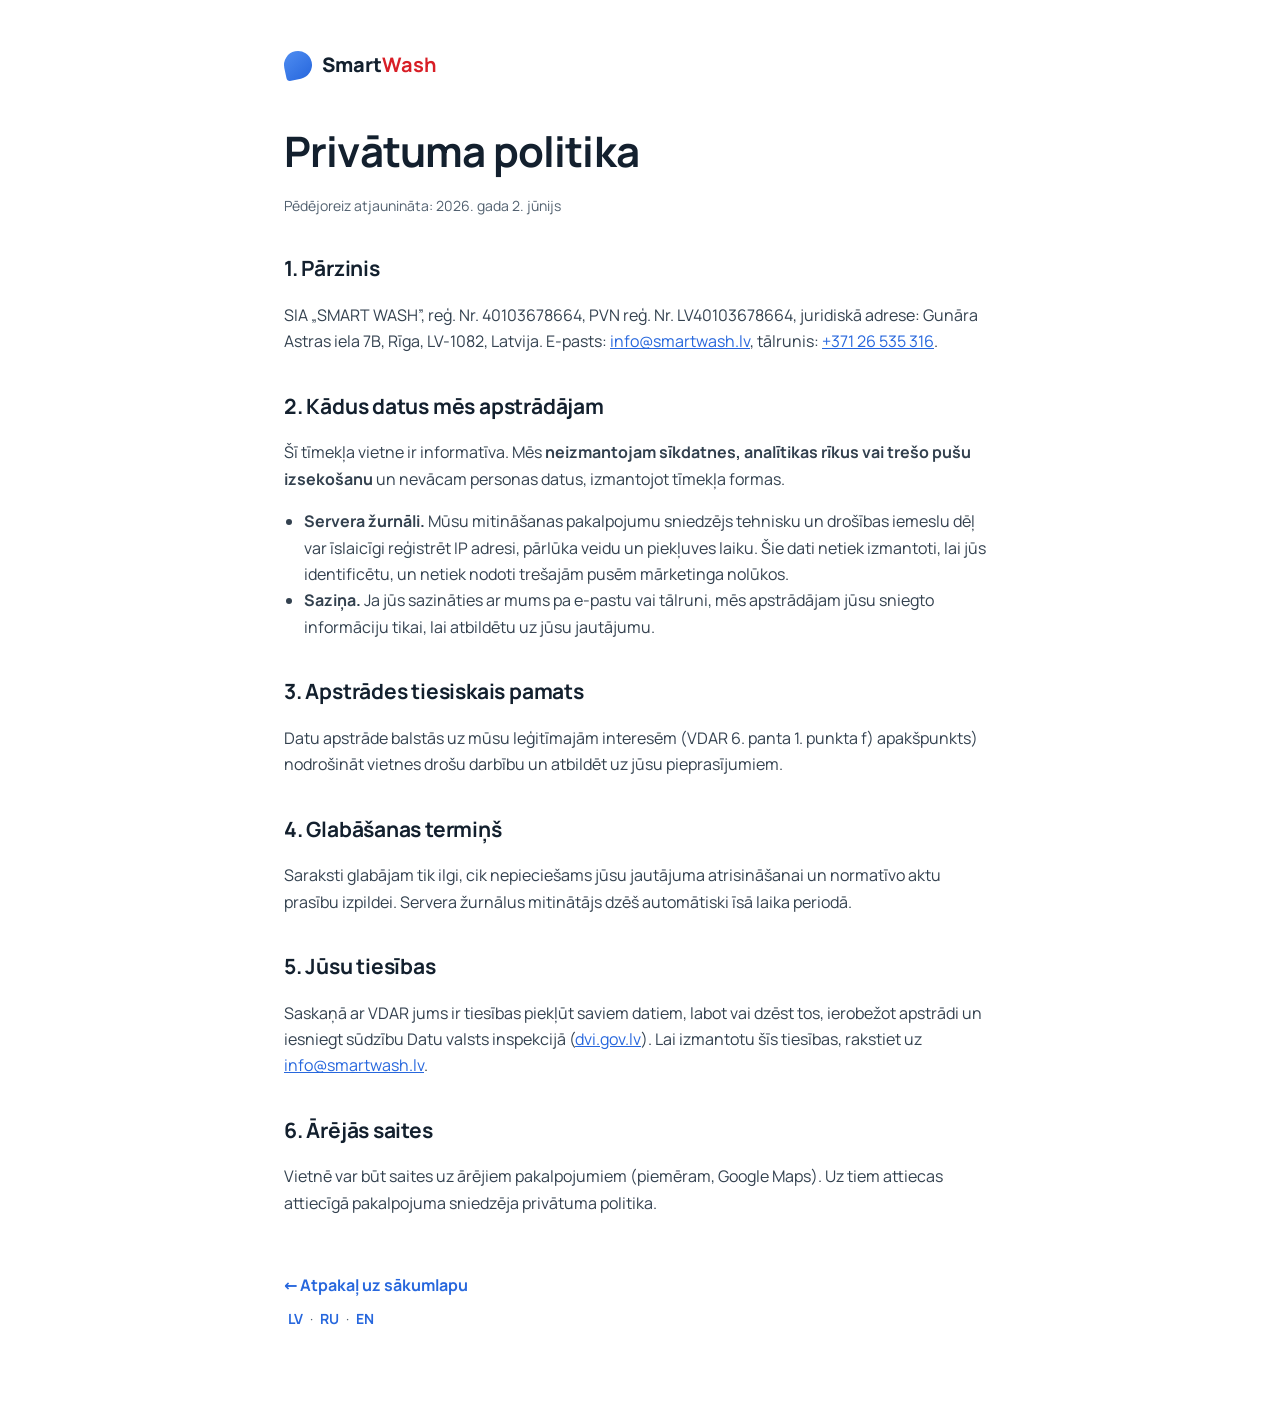
<file: privatuma-politika.html>
<!DOCTYPE html>
<html lang="lv">
<head>
<meta charset="UTF-8">
<meta name="viewport" content="width=device-width, initial-scale=1">
<meta name="theme-color" content="#2767dd">
<title>Privātuma politika · Smart Wash</title>
<meta name="description" content="Smart Wash privātuma politika — kā SIA „Smart Wash” apstrādā personas datus saskaņā ar VDAR.">
<link rel="canonical" href="https://smartwash.lv/privatuma-politika.html">
<link rel="alternate" hreflang="lv" href="https://smartwash.lv/privatuma-politika.html">
<link rel="alternate" hreflang="ru" href="https://smartwash.lv/ru/politika-konfidencialnosti.html">
<link rel="alternate" hreflang="en" href="https://smartwash.lv/en/privacy-policy.html">
<link rel="icon" href="favicon.svg" type="image/svg+xml">
<link rel="apple-touch-icon" href="apple-touch-icon.png">
<style>
@font-face{font-family:'Manrope';font-weight:400 800;font-display:swap;src:url('assets/fonts/manrope-latin.woff2') format('woff2');unicode-range:U+0000-00FF,U+0152-0153,U+2000-206F,U+20AC,U+2122}
@font-face{font-family:'Manrope';font-weight:400 800;font-display:swap;src:url('assets/fonts/manrope-latin-ext.woff2') format('woff2');unicode-range:U+0100-024F,U+1E00-1EFF}
*{box-sizing:border-box}
body{margin:0;font-family:'Manrope',system-ui,-apple-system,'Segoe UI',Arial,sans-serif;color:#13202e;background:#fff;line-height:1.65}
.wrap{max-width:760px;margin:0 auto;padding:48px 24px 80px}
a{color:#2767dd}
.top{display:flex;align-items:center;gap:10px;font-weight:800;font-size:20px;margin-bottom:36px;text-decoration:none;color:#13202e}
.drop{width:28px;height:28px;border-radius:50% 50% 50% 4px;background:linear-gradient(150deg,#4f8df1,#2767dd);transform:rotate(-12deg)}
.drop+span b{color:#d81e26}
h1{font-size:clamp(30px,5vw,42px);letter-spacing:-.02em;margin:0 0 8px}
.upd{color:#51606f;font-size:14px;margin:0 0 32px}
h2{font-size:21px;margin:34px 0 10px;letter-spacing:-.01em}
p,li{color:#33414f}
ul{padding-left:20px}
.back{display:inline-block;margin-top:40px;font-weight:700;text-decoration:none;color:#2767dd}
.langs{font-size:14px;color:#51606f;margin-top:8px}
.langs a{font-weight:700;text-decoration:none;margin:0 4px}
</style>
</head>
<body>
<div class="wrap">
  <a class="top" href="./"><span class="drop" aria-hidden="true"></span><span>Smart<b>Wash</b></span></a>
  <h1>Privātuma politika</h1>
  <p class="upd">Pēdējoreiz atjaunināta: 2026. gada 2. jūnijs</p>

  <h2>1. Pārzinis</h2>
  <p>SIA „SMART WASH”, reģ. Nr. 40103678664, PVN reģ. Nr. LV40103678664, juridiskā adrese: Gunāra Astras iela 7B, Rīga, LV-1082, Latvija. E-pasts: <a href="mailto:info@smartwash.lv">info@smartwash.lv</a>, tālrunis: <a href="tel:+37126535316">+371 26 535 316</a>.</p>

  <h2>2. Kādus datus mēs apstrādājam</h2>
  <p>Šī tīmekļa vietne ir informatīva. Mēs <strong>neizmantojam sīkdatnes, analītikas rīkus vai trešo pušu izsekošanu</strong> un nevācam personas datus, izmantojot tīmekļa formas.</p>
  <ul>
    <li><strong>Servera žurnāli.</strong> Mūsu mitināšanas pakalpojumu sniedzējs tehnisku un drošības iemeslu dēļ var īslaicīgi reģistrēt IP adresi, pārlūka veidu un piekļuves laiku. Šie dati netiek izmantoti, lai jūs identificētu, un netiek nodoti trešajām pusēm mārketinga nolūkos.</li>
    <li><strong>Saziņa.</strong> Ja jūs sazināties ar mums pa e-pastu vai tālruni, mēs apstrādājam jūsu sniegto informāciju tikai, lai atbildētu uz jūsu jautājumu.</li>
  </ul>

  <h2>3. Apstrādes tiesiskais pamats</h2>
  <p>Datu apstrāde balstās uz mūsu leģitīmajām interesēm (VDAR 6. panta 1. punkta f) apakšpunkts) nodrošināt vietnes drošu darbību un atbildēt uz jūsu pieprasījumiem.</p>

  <h2>4. Glabāšanas termiņš</h2>
  <p>Saraksti glabājam tik ilgi, cik nepieciešams jūsu jautājuma atrisināšanai un normatīvo aktu prasību izpildei. Servera žurnālus mitinātājs dzēš automātiski īsā laika periodā.</p>

  <h2>5. Jūsu tiesības</h2>
  <p>Saskaņā ar VDAR jums ir tiesības piekļūt saviem datiem, labot vai dzēst tos, ierobežot apstrādi un iesniegt sūdzību Datu valsts inspekcijā (<a href="https://www.dvi.gov.lv" rel="noopener" target="_blank">dvi.gov.lv</a>). Lai izmantotu šīs tiesības, rakstiet uz <a href="mailto:info@smartwash.lv">info@smartwash.lv</a>.</p>

  <h2>6. Ārējās saites</h2>
  <p>Vietnē var būt saites uz ārējiem pakalpojumiem (piemēram, Google Maps). Uz tiem attiecas attiecīgā pakalpojuma sniedzēja privātuma politika.</p>

  <a class="back" href="./">← Atpakaļ uz sākumlapu</a>
  <div class="langs"><a href="privatuma-politika.html">LV</a> · <a href="ru/politika-konfidencialnosti.html">RU</a> · <a href="en/privacy-policy.html">EN</a></div>
</div>
</body>
</html>
</file>
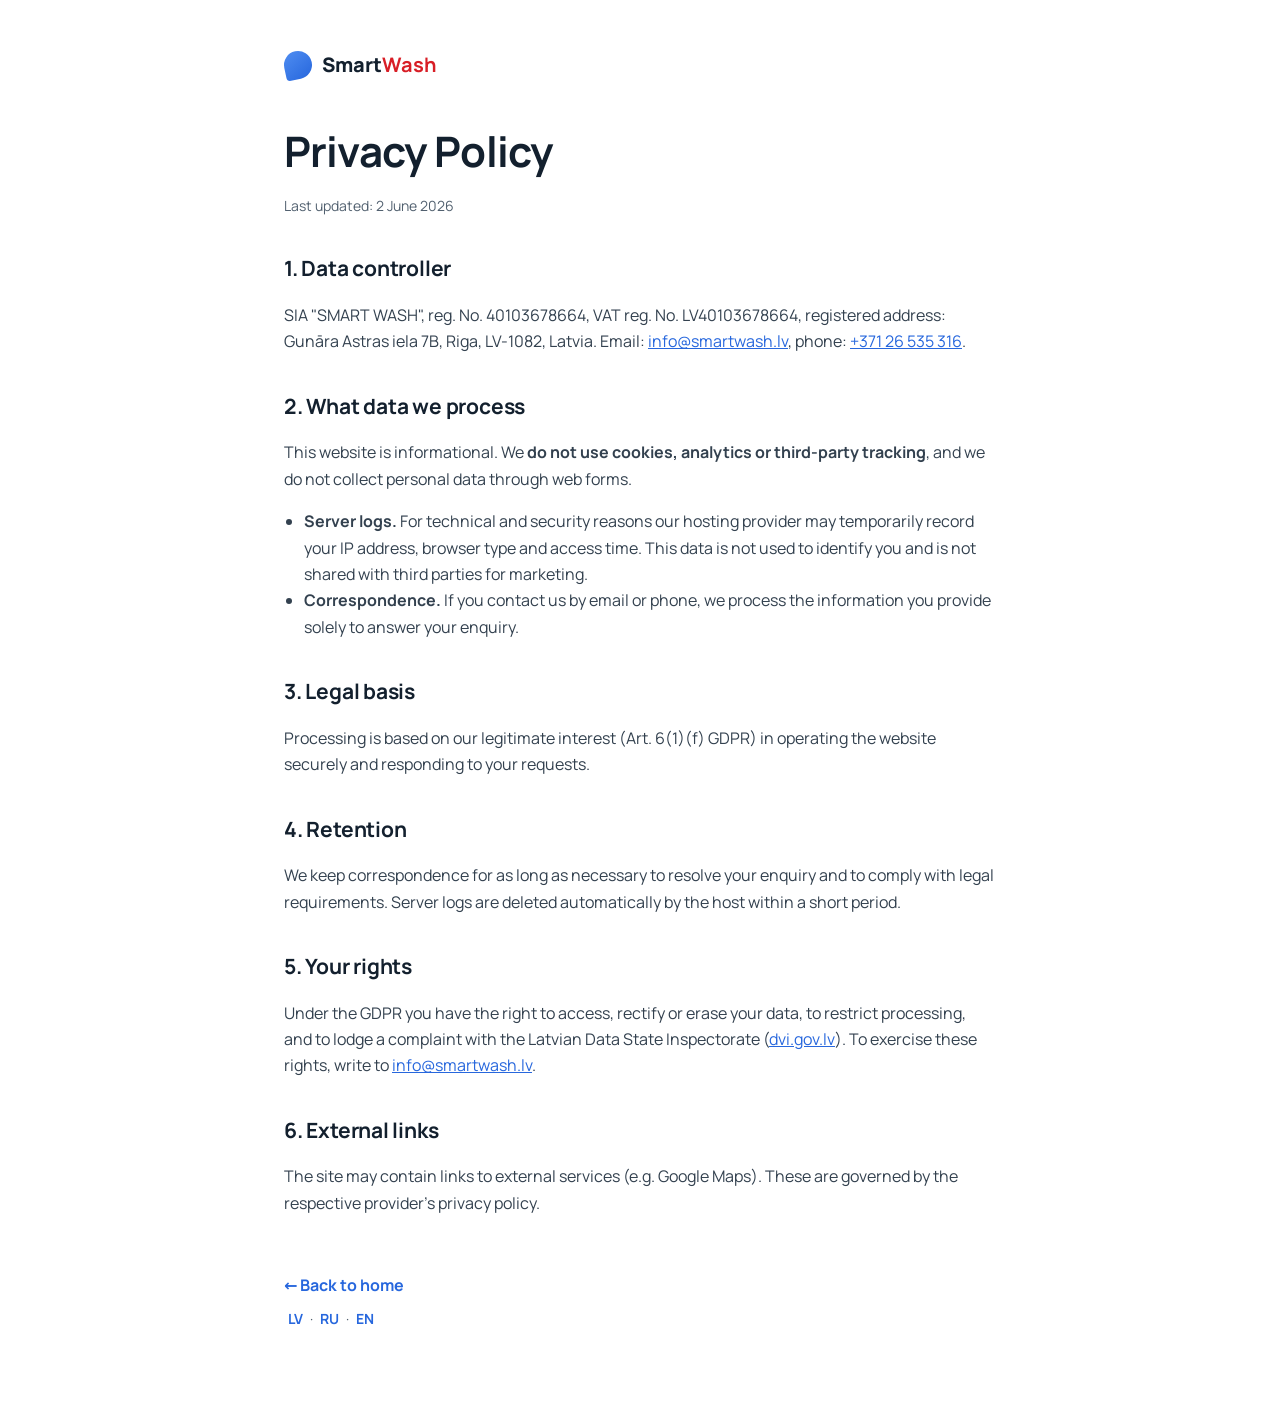
<file: en/privacy-policy.html>
<!DOCTYPE html>
<html lang="en">
<head>
<meta charset="UTF-8">
<meta name="viewport" content="width=device-width, initial-scale=1">
<meta name="theme-color" content="#2767dd">
<title>Privacy Policy · Smart Wash</title>
<meta name="description" content="Smart Wash privacy policy — how SIA Smart Wash processes personal data in accordance with the GDPR.">
<link rel="canonical" href="https://smartwash.lv/en/privacy-policy.html">
<link rel="alternate" hreflang="lv" href="https://smartwash.lv/privatuma-politika.html">
<link rel="alternate" hreflang="ru" href="https://smartwash.lv/ru/politika-konfidencialnosti.html">
<link rel="alternate" hreflang="en" href="https://smartwash.lv/en/privacy-policy.html">
<link rel="icon" href="../favicon.svg" type="image/svg+xml">
<link rel="apple-touch-icon" href="../apple-touch-icon.png">
<style>
@font-face{font-family:'Manrope';font-weight:400 800;font-display:swap;src:url('../assets/fonts/manrope-latin.woff2') format('woff2');unicode-range:U+0000-00FF,U+0152-0153,U+2000-206F,U+20AC,U+2122}
@font-face{font-family:'Manrope';font-weight:400 800;font-display:swap;src:url('../assets/fonts/manrope-latin-ext.woff2') format('woff2');unicode-range:U+0100-024F,U+1E00-1EFF}
*{box-sizing:border-box}
body{margin:0;font-family:'Manrope',system-ui,-apple-system,'Segoe UI',Arial,sans-serif;color:#13202e;background:#fff;line-height:1.65}
.wrap{max-width:760px;margin:0 auto;padding:48px 24px 80px}
a{color:#2767dd}
.top{display:flex;align-items:center;gap:10px;font-weight:800;font-size:20px;margin-bottom:36px;text-decoration:none;color:#13202e}
.drop{width:28px;height:28px;border-radius:50% 50% 50% 4px;background:linear-gradient(150deg,#4f8df1,#2767dd);transform:rotate(-12deg)}
.drop+span b{color:#d81e26}
h1{font-size:clamp(30px,5vw,42px);letter-spacing:-.02em;margin:0 0 8px}
.upd{color:#51606f;font-size:14px;margin:0 0 32px}
h2{font-size:21px;margin:34px 0 10px;letter-spacing:-.01em}
p,li{color:#33414f}
ul{padding-left:20px}
.back{display:inline-block;margin-top:40px;font-weight:700;text-decoration:none;color:#2767dd}
.langs{font-size:14px;color:#51606f;margin-top:8px}
.langs a{font-weight:700;text-decoration:none;margin:0 4px}
</style>
</head>
<body>
<div class="wrap">
  <a class="top" href="../en/"><span class="drop" aria-hidden="true"></span><span>Smart<b>Wash</b></span></a>
  <h1>Privacy Policy</h1>
  <p class="upd">Last updated: 2 June 2026</p>

  <h2>1. Data controller</h2>
  <p>SIA "SMART WASH", reg. No. 40103678664, VAT reg. No. LV40103678664, registered address: Gunāra Astras iela 7B, Riga, LV-1082, Latvia. Email: <a href="mailto:info@smartwash.lv">info@smartwash.lv</a>, phone: <a href="tel:+37126535316">+371 26 535 316</a>.</p>

  <h2>2. What data we process</h2>
  <p>This website is informational. We <strong>do not use cookies, analytics or third-party tracking</strong>, and we do not collect personal data through web forms.</p>
  <ul>
    <li><strong>Server logs.</strong> For technical and security reasons our hosting provider may temporarily record your IP address, browser type and access time. This data is not used to identify you and is not shared with third parties for marketing.</li>
    <li><strong>Correspondence.</strong> If you contact us by email or phone, we process the information you provide solely to answer your enquiry.</li>
  </ul>

  <h2>3. Legal basis</h2>
  <p>Processing is based on our legitimate interest (Art. 6(1)(f) GDPR) in operating the website securely and responding to your requests.</p>

  <h2>4. Retention</h2>
  <p>We keep correspondence for as long as necessary to resolve your enquiry and to comply with legal requirements. Server logs are deleted automatically by the host within a short period.</p>

  <h2>5. Your rights</h2>
  <p>Under the GDPR you have the right to access, rectify or erase your data, to restrict processing, and to lodge a complaint with the Latvian Data State Inspectorate (<a href="https://www.dvi.gov.lv" rel="noopener" target="_blank">dvi.gov.lv</a>). To exercise these rights, write to <a href="mailto:info@smartwash.lv">info@smartwash.lv</a>.</p>

  <h2>6. External links</h2>
  <p>The site may contain links to external services (e.g. Google Maps). These are governed by the respective provider's privacy policy.</p>

  <a class="back" href="../en/">← Back to home</a>
  <div class="langs"><a href="../privatuma-politika.html">LV</a> · <a href="../ru/politika-konfidencialnosti.html">RU</a> · <a href="../en/privacy-policy.html">EN</a></div>
</div>
</body>
</html>
</file>
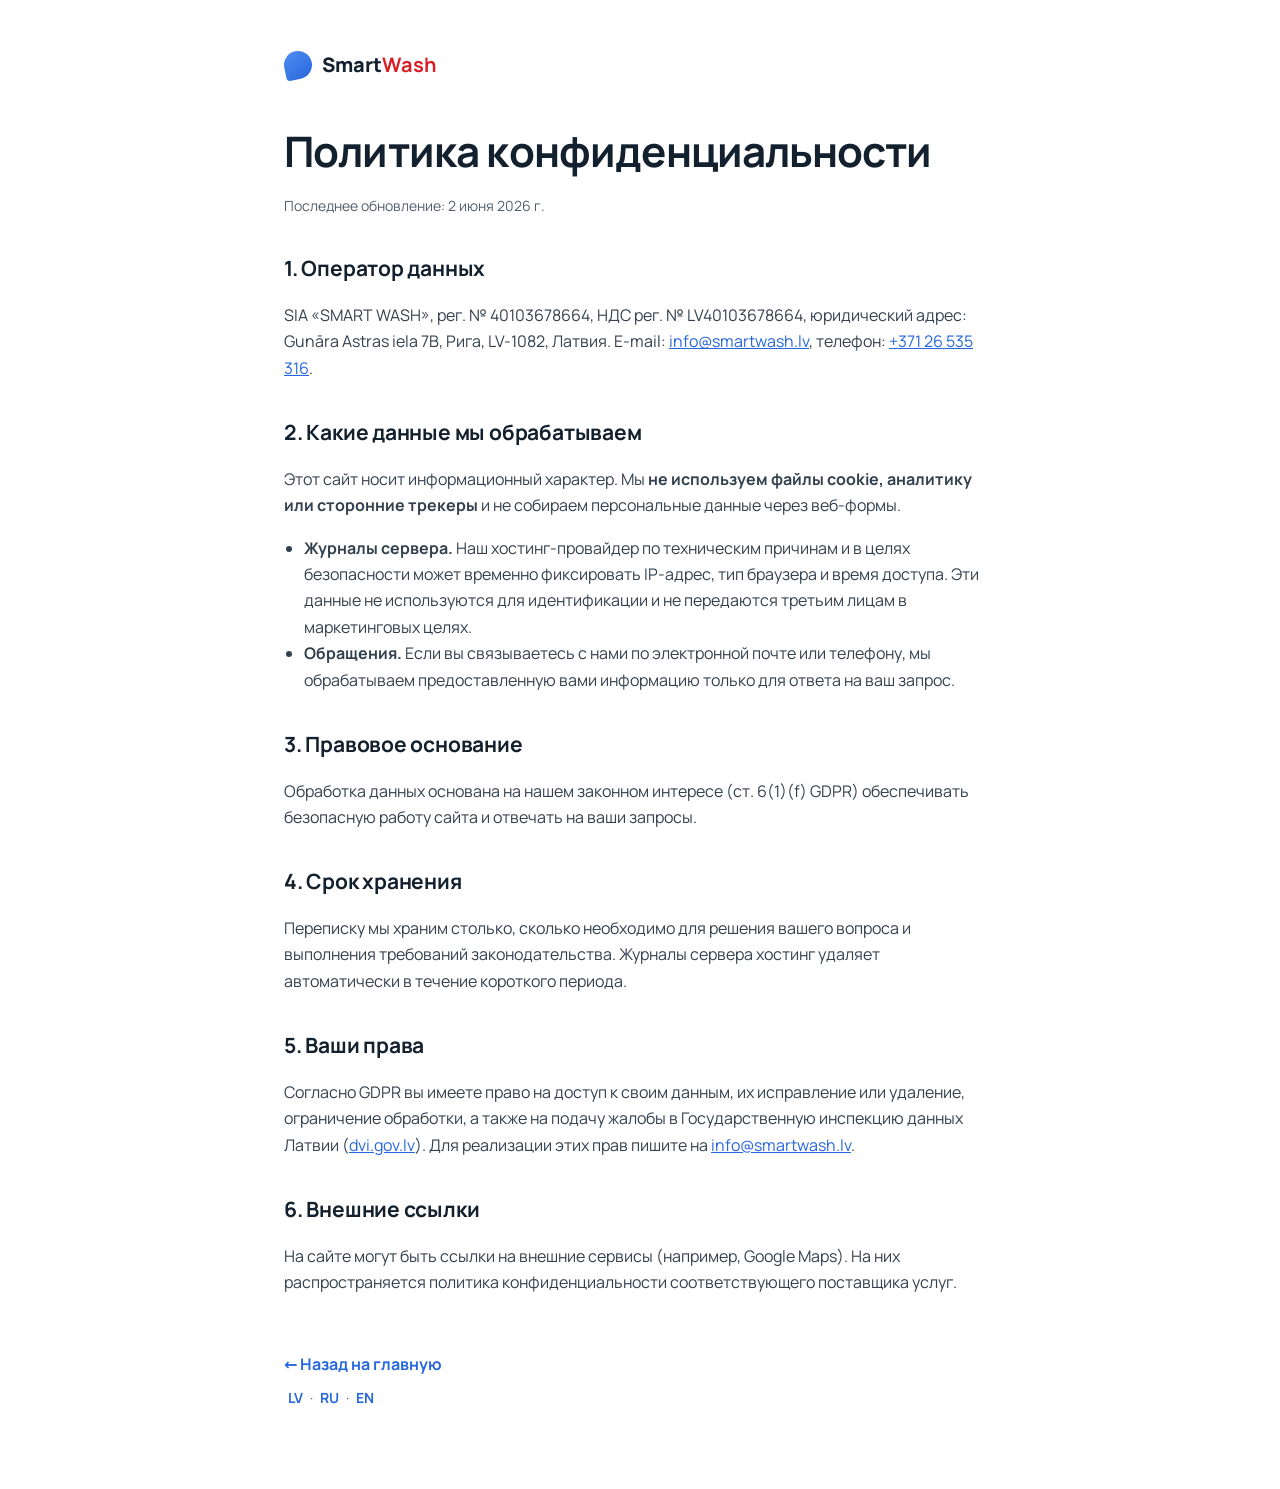
<file: ru/politika-konfidencialnosti.html>
<!DOCTYPE html>
<html lang="ru">
<head>
<meta charset="UTF-8">
<meta name="viewport" content="width=device-width, initial-scale=1">
<meta name="theme-color" content="#2767dd">
<title>Политика конфиденциальности · Smart Wash</title>
<meta name="description" content="Политика конфиденциальности Smart Wash — как SIA «Smart Wash» обрабатывает персональные данные согласно GDPR.">
<link rel="canonical" href="https://smartwash.lv/ru/politika-konfidencialnosti.html">
<link rel="alternate" hreflang="lv" href="https://smartwash.lv/privatuma-politika.html">
<link rel="alternate" hreflang="ru" href="https://smartwash.lv/ru/politika-konfidencialnosti.html">
<link rel="alternate" hreflang="en" href="https://smartwash.lv/en/privacy-policy.html">
<link rel="icon" href="../favicon.svg" type="image/svg+xml">
<link rel="apple-touch-icon" href="../apple-touch-icon.png">
<style>
@font-face{font-family:'Manrope';font-weight:400 800;font-display:swap;src:url('../assets/fonts/manrope-cyrillic.woff2') format('woff2');unicode-range:U+0301,U+0400-045F,U+0490-0491,U+04B0-04B1,U+2116}
@font-face{font-family:'Manrope';font-weight:400 800;font-display:swap;src:url('../assets/fonts/manrope-latin.woff2') format('woff2');unicode-range:U+0000-00FF,U+0152-0153,U+2000-206F,U+20AC,U+2122}
@font-face{font-family:'Manrope';font-weight:400 800;font-display:swap;src:url('../assets/fonts/manrope-latin-ext.woff2') format('woff2');unicode-range:U+0100-024F,U+1E00-1EFF}
*{box-sizing:border-box}
body{margin:0;font-family:'Manrope',system-ui,-apple-system,'Segoe UI',Arial,sans-serif;color:#13202e;background:#fff;line-height:1.65}
.wrap{max-width:760px;margin:0 auto;padding:48px 24px 80px}
a{color:#2767dd}
.top{display:flex;align-items:center;gap:10px;font-weight:800;font-size:20px;margin-bottom:36px;text-decoration:none;color:#13202e}
.drop{width:28px;height:28px;border-radius:50% 50% 50% 4px;background:linear-gradient(150deg,#4f8df1,#2767dd);transform:rotate(-12deg)}
.drop+span b{color:#d81e26}
h1{font-size:clamp(30px,5vw,42px);letter-spacing:-.02em;margin:0 0 8px}
.upd{color:#51606f;font-size:14px;margin:0 0 32px}
h2{font-size:21px;margin:34px 0 10px;letter-spacing:-.01em}
p,li{color:#33414f}
ul{padding-left:20px}
.back{display:inline-block;margin-top:40px;font-weight:700;text-decoration:none;color:#2767dd}
.langs{font-size:14px;color:#51606f;margin-top:8px}
.langs a{font-weight:700;text-decoration:none;margin:0 4px}
</style>
</head>
<body>
<div class="wrap">
  <a class="top" href="../ru/"><span class="drop" aria-hidden="true"></span><span>Smart<b>Wash</b></span></a>
  <h1>Политика конфиденциальности</h1>
  <p class="upd">Последнее обновление: 2 июня 2026 г.</p>

  <h2>1. Оператор данных</h2>
  <p>SIA «SMART WASH», рег. № 40103678664, НДС рег. № LV40103678664, юридический адрес: Gunāra Astras iela 7B, Рига, LV-1082, Латвия. E-mail: <a href="mailto:info@smartwash.lv">info@smartwash.lv</a>, телефон: <a href="tel:+37126535316">+371 26 535 316</a>.</p>

  <h2>2. Какие данные мы обрабатываем</h2>
  <p>Этот сайт носит информационный характер. Мы <strong>не используем файлы cookie, аналитику или сторонние трекеры</strong> и не собираем персональные данные через веб-формы.</p>
  <ul>
    <li><strong>Журналы сервера.</strong> Наш хостинг-провайдер по техническим причинам и в целях безопасности может временно фиксировать IP-адрес, тип браузера и время доступа. Эти данные не используются для идентификации и не передаются третьим лицам в маркетинговых целях.</li>
    <li><strong>Обращения.</strong> Если вы связываетесь с нами по электронной почте или телефону, мы обрабатываем предоставленную вами информацию только для ответа на ваш запрос.</li>
  </ul>

  <h2>3. Правовое основание</h2>
  <p>Обработка данных основана на нашем законном интересе (ст. 6(1)(f) GDPR) обеспечивать безопасную работу сайта и отвечать на ваши запросы.</p>

  <h2>4. Срок хранения</h2>
  <p>Переписку мы храним столько, сколько необходимо для решения вашего вопроса и выполнения требований законодательства. Журналы сервера хостинг удаляет автоматически в течение короткого периода.</p>

  <h2>5. Ваши права</h2>
  <p>Согласно GDPR вы имеете право на доступ к своим данным, их исправление или удаление, ограничение обработки, а также на подачу жалобы в Государственную инспекцию данных Латвии (<a href="https://www.dvi.gov.lv" rel="noopener" target="_blank">dvi.gov.lv</a>). Для реализации этих прав пишите на <a href="mailto:info@smartwash.lv">info@smartwash.lv</a>.</p>

  <h2>6. Внешние ссылки</h2>
  <p>На сайте могут быть ссылки на внешние сервисы (например, Google Maps). На них распространяется политика конфиденциальности соответствующего поставщика услуг.</p>

  <a class="back" href="../ru/">← Назад на главную</a>
  <div class="langs"><a href="../privatuma-politika.html">LV</a> · <a href="../ru/politika-konfidencialnosti.html">RU</a> · <a href="../en/privacy-policy.html">EN</a></div>
</div>
</body>
</html>
</file>
